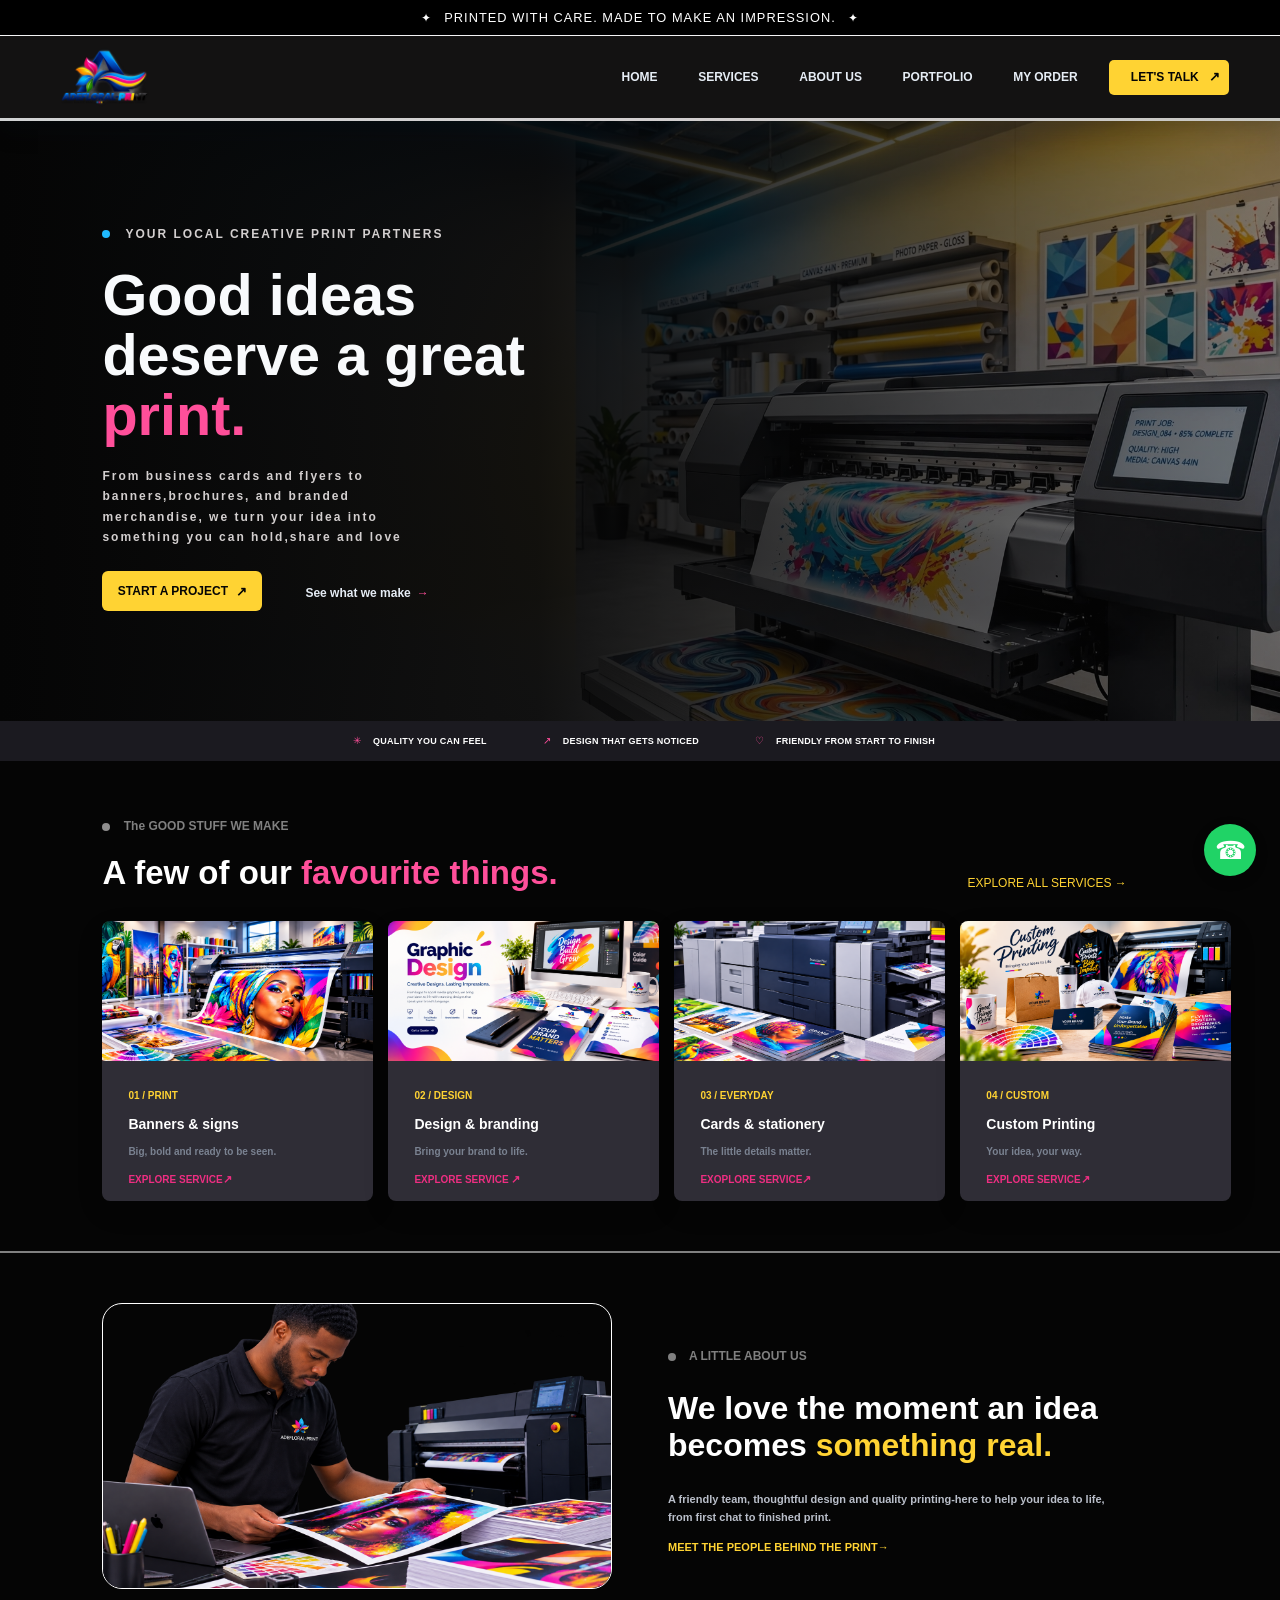
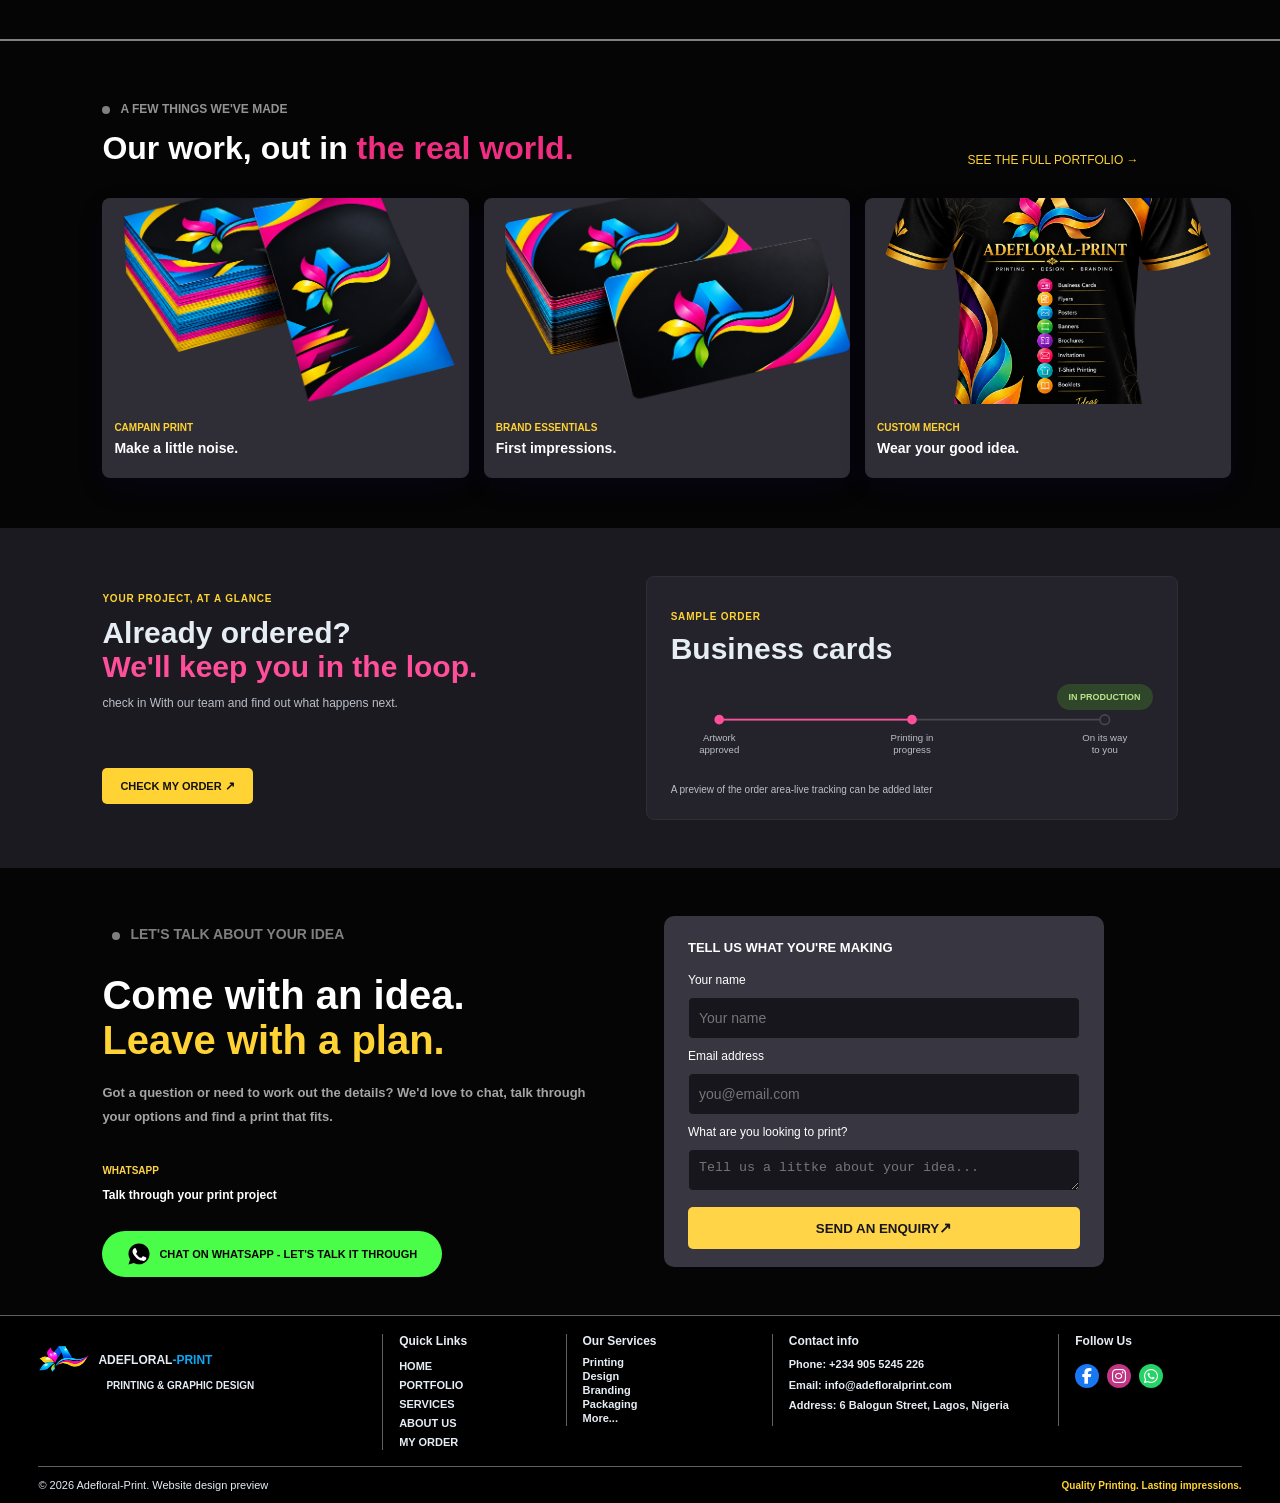
<file: index.html>
<!DOCTYPE html>
<html lang="en">
<head>
    <meta charset="UTF-8">
    <meta name="viewport" content="width=device-width, initial-scale=1.0">
    <title>Adefloral-Print</title>
    <link rel="stylesheet" href="https://cdnjs.cloudflare.com/ajax/libs/font-awesome/6.7.2/css/all.min.css">
    <link rel="stylesheet" href="Style.css">
    <link rel="stylesheet" href="Footer.css">
</head>
<body> 
    
    <div class="announcement-bar">

        <span aria-hidden="true">✦</span>
        PRINTED WITH CARE. MADE TO MAKE AN IMPRESSION.
        <span aria-hidden="true">✦</span>
    </div>

    <header class="header">
        <a class="brand" href="#" aria-label="Adefloral-Print home">
            <img src="IMG/LOGO.png" alt="Adefloral-Print" class="logo">
        </a>

         <button class="menu-toggle" type="button" aria-label="Open navigation" aria-expanded="false" aria-controls="main-navigation">
            <span></span>
            <span></span>
            <span></span>
        </button> 

        <nav class="headernav" id="main-navigation">
            <ul class="nav__list">
                <li><a href="#hero" class="nav__link nav__link">HOME</a></li>
                <li><a href="SERVICES.HTML" class="nav__link">SERVICES</a></li>
                <li><a href="ABOUT.HTML" class="nav__link">ABOUT US</a></li>
                <li><a href="PORTFOLIO.HTML" class="nav__link">PORTFOLIO</a></li>
               <li><a href="ORDER.HTML" class="nav__link">MY ORDER</a></li>
            </ul>
            <a href="#contact" class="nav__link nav__link--contact"> LET'S TALK </a>
        </nav>
 </header>

    <main class="container">

        <section class="hero" id="hero">

            <div class="hero-content">
                <p> YOUR LOCAL CREATIVE PRINT PARTNERS</p>
                <h1>
                    Good ideas deserve a great <span>print.</span>
                </h1>

                <p CLASS="hero-text">
                    From business cards and flyers to banners,brochures, and branded
                    merchandise, we turn your idea into something you can hold,share and love
                </p>
                 <div class="hero-buttons">
      <a href="ORDER.HTML" class="btn-primary"><span>START A PROJECT</span></a>
      <a href="#portfolio" class="btn-secondary"><span>See what we make</span></a>
    </div>

  </div>

        </section>


<section class="reassure" aria-label="Why choose us">
    <ul class="reassure-list">
        <li>
            <strong>Quality you can feel</strong>
        
        </li>
        <li>
            <strong>Design that gets noticed</strong>
            
        </li>
        <li>
            <strong>FRIENDLY FROM START TO FINISH </strong> 
        </li>

    </ul>
</section>

        <section class="services" id="services">

            <div class="service-heading">
                <p> The GOOD STUFF WE MAKE </p>

                <h2>A few of our <span> favourite things. </span> </h2>

            </div>

             <div class="link">
                <a href="SERVICES.HTML" class="service-heading-btn"> EXPLORE ALL SERVICES </a>
                </div>

            <div class="services-container">


                <div class="service-card">

           <div class="service-image">
                    <img src="IMG/Vibrant Large-Format Print Studio.png" alt="Large-format Printing">
                    </div>

                    <div class="service-content">
                        <h3>01 / PRINT</h3>

                        <h2>Banners & signs</h2>
                        <p>
                           Big, bold and ready to be seen.
                        </p>
                        <a href="#" class="service-btn">EXPLORE SERVICE</a>

                    </div>
            </div>


            <div class="service-card">

                <div class="service-image">
                <img src="IMG/Vibrant Graphic Design Workspace.png" alt="Graphic design workspace">
                </div>

                <div class="service-content">
                    <h3> 02 / DESIGN</h3>

                    <h2> Design & branding </h2>
                    <p>
                     Bring your brand to life.
                    </p>
                    <a href="#" class="service-btn"> EXPLORE SERVICE </a>
                    </div>
                </div>



                <div class="service-card">

                <div class="service-image">
                    <img src="IMG/Vibrant Production Print Studio.png" alt="Production Colour Laser Printer">
                </div>


                 <div class="service-content">
                    <h3> 03 / EVERYDAY </h3>

                    <h2>Cards & stationery</h2>
                    <p>
                     The little details matter.
                    </p>
                    <a href="#" class="service-btn">EXOPLORE SERVICE</a>
                    </div>
                </div>



                 <div class="service-card">

                <div class="service-image">
                    <img src="IMG/Custom Printing Studio Showcase (1).png" alt="Custom Printing">
                </div>


                 <div class="service-content">
                    <h3> 04 / CUSTOM </h3>
                    
                    <h2>Custom Printing</h2>
                    <p>
                       Your idea, your way.
                    </p>
                    <a href="#" class="service-btn"> EXPLORE SERVICE</a>
                    </div>
                </div>

            </div>
        </section>

       <section class="about" id="about">

           <img src="IMG/Print Designer Inspecting Vibrant Proofs.png" alt="">

           <div class="about-content">
           <p> A LITTLE ABOUT US </p>

           <h2>We love the moment an idea becomes <span>something real.</span> </h2>

           <h3>A friendly team, thoughtful design and quality printing-here to help your idea to life, from first chat to finished print. </h3>
           <a href="ABOUT.HTML" class="about-btn">MEET THE PEOPLE BEHIND THE PRINT</a>
           </div>

        </section>

        <section class="portfolio" id="portfolio">

            <div class="portfolio-heading">
                <p>A FEW THINGS WE'VE MADE</p>
                <h2>Our work, out in <span>the real world.</span></h2>
                </div>

                   <div class="link">
                <a href="PORTFOLIO.HTML" class="portfolio-heading-btn"> SEE THE FULL PORTFOLIO </a>
                </div>

                <div class="portfolio-container">
                <div class="portfolio-card">
                    <img src="IMG/FLIER.png" alt="">

                    <div class="portfolio-content">
                        <p>CAMPAIN PRINT</p>
                        <h3>Make a little noise.</h3>

                    </div>
                </div>

                <div class="portfolio-card">
                    <img src="IMG/business card.png" alt="">

                    <div class="portfolio-content">
                        <p>BRAND ESSENTIALS</p>
                        <h3>First impressions.</h3>

                    </div>
                </div>

                <div class="portfolio-card">
                    <img src="IMG/T-shirt.png" alt="">

                    <div class="portfolio-content">
                        <p>CUSTOM MERCH</p>
                        <h3>Wear your good idea.</h3>
                    </div>
                </div>  
                
                </div>
        </section>

        <section class="my-order" id="my-order">

             <div class="Order-heading">
                <p>YOUR PROJECT, AT A GLANCE
                <h2>Already ordered? <span>We'll keep you in the loop.</span>
                 <h3> check in With our team and find out what happens next.</h3>
                </div>

                   <div class="order-link" id="order-link">
                <a href="ORDER.HTML" class="Order-heading-btn"> CHECK MY ORDER </a>
                </div>

                <div class="order-card">
                    <div class="order-content">
                        <h3>SAMPLE ORDER</h3>
                        <h2>Business cards</h2>

                        <h3 class="h3">IN PRODUCTION</h3>

                        <img src="IMG/order-progress.svg" alt="">

    <p>A preview of the order area-live tracking can be added later</p>
    
                    </div>
                </div>

        </section>

        <section class="contact" id="contact">
            <div class="contact-head">
                <p>LET'S TALK ABOUT YOUR IDEA</p>
                <h1>Come with an idea.
             <span>Leave with a plan.</span>
                </h1>

                <h2>Got a question or need to work out the details? We'd love to chat, talk through your options and find a print that fits. </h2>
                
            
                <h4>WHATSAPP</h4>
                <h3>
                Talk through your print project
                </h3>

                <div class="contact-link">
               <a href="https://wa.me/2347068648622" class="contact-heading-btn" target="_blank" rel="noopener noreferrer">CHAT ON WHATSAPP - LET'S TALK IT THROUGH</a>
               </div>

            </div>


            <form action="https://formspree.io/f/xzeevzrw" method="POST">

            <h3>TELL US WHAT YOU'RE MAKING</h3>

            <label for="name">Your name</label>
            <input type="text" id="name" name="name" placeholder="Your name" required>

            <label for="email">Email address</label>
            <input type="email" id="email" name="email" placeholder="you@email.com" required>

            <label for="message"> What are you looking to print? </label>
            <textarea id="message" name="message" placeholder="Tell us a littke about your idea..."></textarea>

                <button type="submit">SEND AN ENQUIRY</button>
        </form>

        </section>

 <a class="call-float" href="tel:+2349055245226" aria-label="Call +234 905 5245 226">
        <span aria-hidden="true"></span>
    </a>

    </main>

    <footer class="site-footer">
      <div class="footer-main">
        <div class="footer-branding">
          <a class="footer-brand" href="index.html">
            <img src="adefloral-symbol-only.png" alt="" class="footer-logo" />
            <span class="footer-brand-copy">ADEFLORAL<span>-PRINT</span></span>
          </a>
          <p class="footer-tagline">PRINTING &amp; GRAPHIC DESIGN</p>
        </div>

        <nav class="footer-nav" aria-label="Footer navigation">
          <h3>Quick Links</h3>
          <ul class="footer-nav__list">
            <li><a href="index.html" class="nav__link">HOME</a></li>
            <li><a href="PORTFOLIO.HTML" class="nav__link">PORTFOLIO</a></li>
            <li><a href="SERVICES.HTML" class="nav__link">SERVICES</a></li>
            <li><a href="ABOUT.HTML" class="nav__link">ABOUT US</a></li>
            <li><a href="ORDER.HTML" class="nav__link">MY ORDER</a></li>
          </ul>
        </nav>

        <div class="footer-services">
          <h3>Our Services</h3>
          <ul class="footer-services__list">
            <li>Printing</li>
            <li>Design</li>
            <li>Branding</li>
            <li>Packaging</li>
            <li>More...</li>
          </ul>
        </div>

        <div class="footer-contact">
          <h3>Contact info</h3>
          <p>Phone: <a href="tel:+2349055245226">+234 905 5245 226</a></p>
          <p>Email: <a href="mailto:info@adefloralprint.com">info@adefloralprint.com</a></p>
          <p>
            Address:
            <a href="https://www.google.com/maps/search/?api=1&amp;query=6%20Balogun%20Street%2C%20Lagos%2C%20Nigeria" target="_blank" rel="noopener noreferrer">6 Balogun Street, Lagos, Nigeria</a>
          </p>
        </div>

        <div class="footer-socials">
          <h3>Follow Us</h3>
          <a class="footer-socials__link footer-socials__link--facebook" href="https://www.facebook.com/Adefloral%20Adeprint" aria-label="Facebook" target="_blank" rel="noopener noreferrer"><i class="fa-brands fa-facebook-f" aria-hidden="true"></i></a>
          <a class="footer-socials__link footer-socials__link--instagram" href="https://www.instagram.com/onifadekafayatmotunrayo/" aria-label="Instagram" target="_blank" rel="noopener noreferrer"><i class="fa-brands fa-instagram" aria-hidden="true"></i></a>
          <a class="footer-socials__link footer-socials__link--whatsapp" href="https://wa.me/2347068648622" aria-label="WhatsApp" target="_blank" rel="noopener noreferrer"><i class="fa-brands fa-whatsapp" aria-hidden="true"></i></a>
        </div>
      </div>

      <div class="footer-bottom">
        <p class="footer-copyright">&copy; 2026 Adefloral-Print. Website design preview</p>
        <h3>Quality Printing. Lasting impressions.</h3>
      </div>
    </footer>

</body>
</html>
</file>
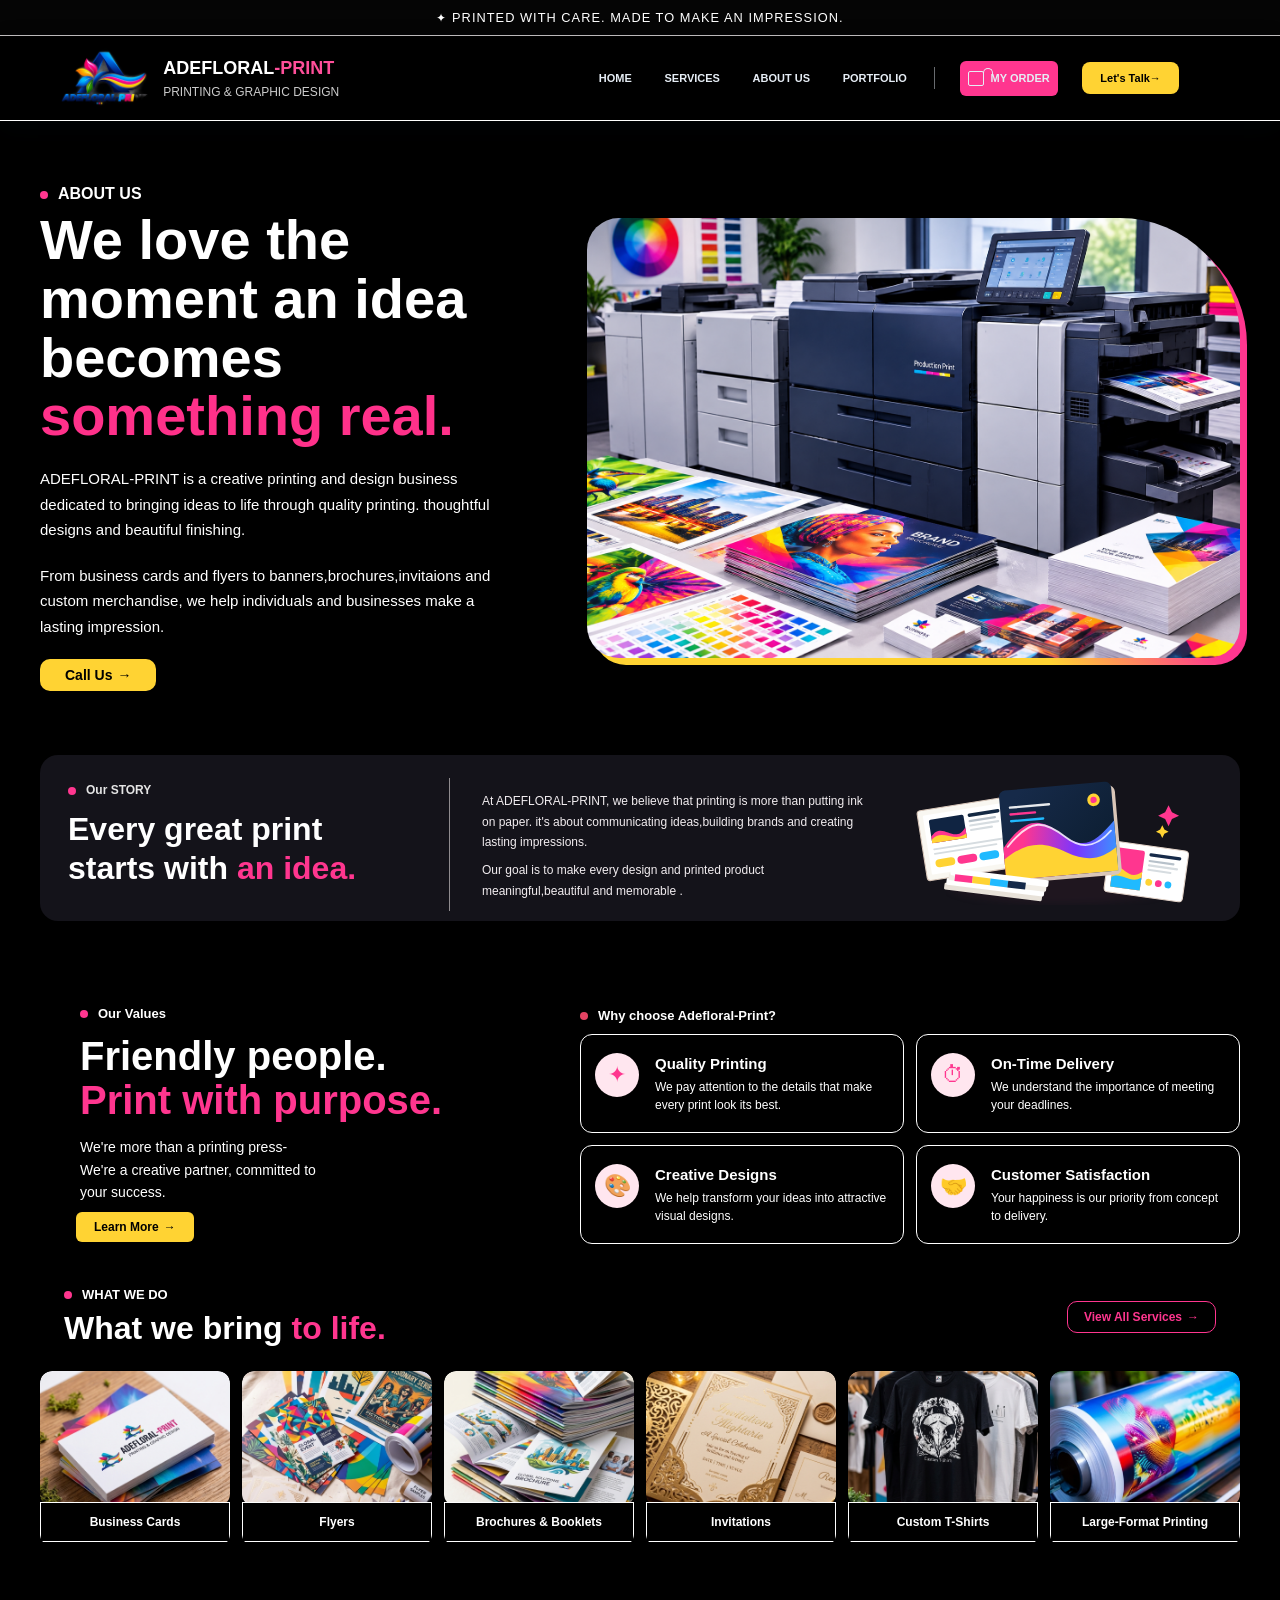
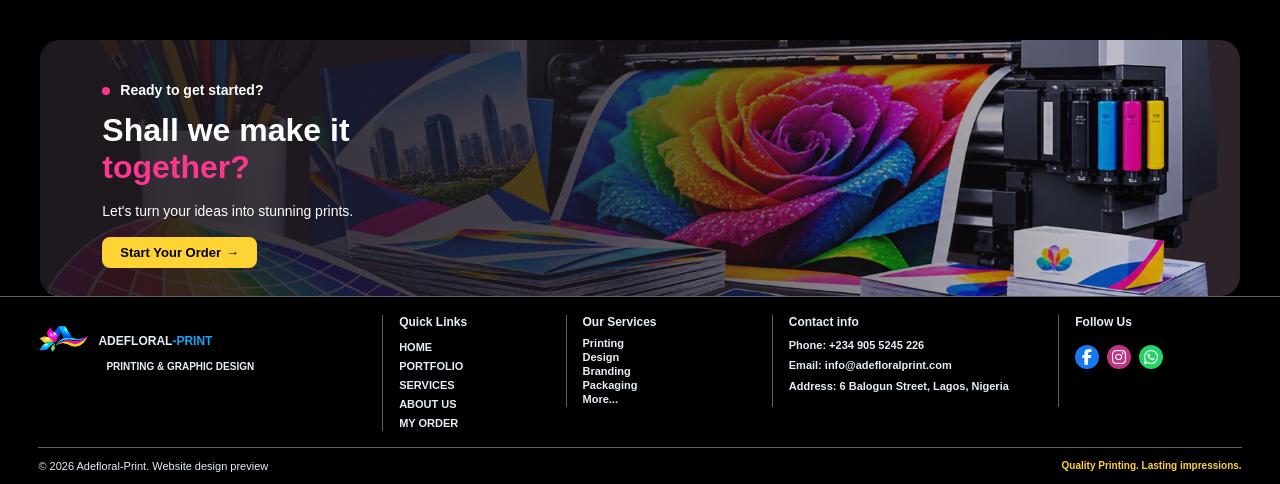
<file: ABOUT.HTML>
<!DOCTYPE html>
<html lang="en">
  <head>
    <meta charset="UTF-8" />
    <meta name="viewport" content="width=device-width, initial-scale=1.0" />
    <title>Document</title>
    <link rel="stylesheet" href="https://cdnjs.cloudflare.com/ajax/libs/font-awesome/6.7.2/css/all.min.css" />
    <link rel="stylesheet" href="ABOUT.CSS">
    <link rel="stylesheet" href="Footer.css">
  </head>
  <body>
     <div class="announcement-bar">
      <span aria-hidden="true">✦</span>
      PRINTED WITH CARE. MADE TO MAKE AN IMPRESSION.
    </div>

    <header class="header">
      <div class="brand-lockup">
        <a class="brand" href="#">
          <img src="IMG/LOGO.png" alt="Adefloral-Print" class="logo"/>
        </a>

        <div class="brand-copy">
          <h3>ADEFLORAL<span>-PRINT</span></h3>
          <p>PRINTING & GRAPHIC DESIGN</p>
        </div>
      </div>

      <button class="menu-toggle" type="button" aria-label="Open navigation" aria-expanded="false" aria-controls="main-navigation">
        <span></span>
        <span></span>
        <span></span>
      </button>

      <nav class="headernav" id="main-navigation" aria-label="Main navigation">
        <ul class="nav__list">
          <li><a href="index.html" class="nav__link nav__link">HOME</a></li>
          <li><a href="SERVICES.HTML" class="nav__link">SERVICES</a></li>
          <li><a href="ABOUT.HTML" class="nav__link">ABOUT US</a></li>
          <li><a href="PORTFOLIO.HTML" class="nav__link">PORTFOLIO</a></li>
        </ul>

        <ul class="nav__list nav__list--right">
          <span class="nav-divider"></span>

          <li>
            <a href="ORDER.HTML" class="nav__link nav__link--my-order"
              >MY ORDER</a
            >
          </li>
          <li>
            <a
              href="https://wa.me/2347068648622"
              class="nav__link nav__link--whatsapp"
              target="_blank"
              rel="noopener noreferrer"
              >Let's Talk</a
            >
          </li>
        </ul>
      </nav>
    </header>

    <main class="container">
      <section class="about">
        <div class="about-content">
          <p>ABOUT US</p>
          <h1>
            We love the moment an idea becomes <span>something real.</span>
          </h1>

          <h3>
            ADEFLORAL-PRINT is a creative printing and design business dedicated
            to bringing ideas to life through quality printing. thoughtful
            designs and beautiful finishing.
          </h3>

          <h2>
            From business cards and flyers to banners,brochures,invitaions and
            custom merchandise, we help individuals and businesses make a
            lasting impression.
          </h2>
          <a
            href="tel:+2349055245226"
            aria-label="Call +234 905 5245 226"
            class="btn btn--primary"
            >Call Us</a
          >
          <div class="about-image-frame">
            <img
              src="IMG/Vibrant Production Print Studio.png"
              alt="A production printer surrounded by colorful printed materials"
              class="about-image"
            />
          </div>
        </div>
      </section>

      <section class="about__mission">
        <div class="about__mission-content">
          <p>Our STORY</p>
          <h1>Every great print starts with <span>an idea.</span></h1>

          <span class="about__mission-divider"></span>

          <h3>
            At ADEFLORAL-PRINT, we believe that printing is more than putting
            ink on paper. it's about communicating ideas,building brands and
            creating lasting impressions.
          </h3>

          <h2>
            Our goal is to make every design and printed product
            meaningful,beautiful and memorable .
          </h2>

          <img
            src="IMG/about-story-art.svg"
            alt="Colorful printed brochures"
            class="about__mission-image"
          />
        </div>
      </section>

      <section class="Values">
        <div class="Value-content">
          <p>Our Values</p>

          <h2>Friendly people. <span>Print with purpose.</span></h2>

          <h3>
            We're more than a printing press- We're a creative partner,
            committed to your success.
          </h3>

          <a href="index.html#contact" class="values-button">Learn More</a>
        </div>

        <div class="reason">
          <h2>Why choose Adefloral-Print?</h2>

          <div class="why-grid">
            <article class="why-card">
              <div class="icon">✦</div>
              <h3>Quality Printing</h3>
              <p>
                We pay attention to the details that make every print look its
                best.
              </p>
            </article>

            <article class="why-card">
              <div class="icon">⏱</div>
              <h3>On-Time Delivery</h3>
              <p>We understand the importance of meeting your deadlines.</p>
            </article>

            <article class="why-card">
              <div class="icon">🎨</div>
              <h3>Creative Designs</h3>
              <p>
                We help transform your ideas into attractive visual designs.
              </p>
            </article>

            <article class="why-card">
              <div class="icon">🤝</div>
              <h3>Customer Satisfaction</h3>
              <p>Your happiness is our priority from concept to delivery.</p>
            </article>
          </div>
        </div>
      </section>

      <section class="Services">
        <div class="Services-heading">
          <p>WHAT WE DO</p>
          <h2>What we bring <span> to life.</span></h2>

          <a href="SERVICES.HTML#services" class="services-button"
            >View All Services</a
          >
        </div>

        <div class="service-gallery-grid">
          <article class="service-title">
            <img src="NEW-IMAGE/Business card.jpg" alt="" />
            <h2>Business Cards</h2>
          </article>

          <article class="service-title">
            <img src="NEW-IMAGE/FLYERS.jpg" alt="" />
            <h2>Flyers</h2>
          </article>

          <article class="service-title">
            <img src="NEW-IMAGE/Brochure.jpg" alt="" />
            <h2>Brochures & Booklets</h2>
          </article>

          <article class="service-title">
            <img src="NEW-IMAGE/INVITATION.jpg" alt="" />
            <h2>Invitations</h2>
          </article>

          <article class="service-title">
            <img src="NEW-IMAGE/Custom t-shirt.jpg" alt="" />
            <h2>Custom T-Shirts</h2>
          </article>

          <article class="service-title">
            <img src="NEW-IMAGE/Large-format-print.jpg" alt="" />
            <h2>Large-Format Printing</h2>
          </article>
        </div>
      </section>

      <section class="Proceed">
        <section class="proceed-content">
          <p>Ready to get started?</p>
          <h2>Shall we make it <span>together?</span></h2>

          <h3>Let's turn your ideas into stunning prints.</h3>
          <a href="ORDER.HTML" class="proceed-button">Start Your Order</a>
        </section>

        <img src="NEW-IMAGE/proceed img.png" alt="" class="proceed-image" />
      </section>
    </main>

    <footer class="site-footer">
      <div class="footer-main">
        <div class="footer-branding">
          <a class="footer-brand" href="index.html">
            <img src="adefloral-symbol-only.png" alt="" class="footer-logo" />
            <span class="footer-brand-copy">ADEFLORAL<span>-PRINT</span></span>
          </a>
          <p class="footer-tagline">PRINTING &amp; GRAPHIC DESIGN</p>
        </div>

        <nav class="footer-nav" aria-label="Footer navigation">
          <h3>Quick Links</h3>
          <ul class="footer-nav__list">
            <li><a href="index.html" class="nav__link">HOME</a></li>
            <li><a href="PORTFOLIO.HTML" class="nav__link">PORTFOLIO</a></li>
            <li><a href="SERVICES.HTML" class="nav__link">SERVICES</a></li>
            <li><a href="ABOUT.HTML" class="nav__link">ABOUT US</a></li>
            <li><a href="ORDER.HTML" class="nav__link">MY ORDER</a></li>
          </ul>
        </nav>

        <div class="footer-services">
          <h3>Our Services</h3>
          <ul class="footer-services__list">
            <li>Printing</li>
            <li>Design</li>
            <li>Branding</li>
            <li>Packaging</li>
            <li>More...</li>
          </ul>
        </div>

        <div class="footer-contact">
          <h3>Contact info</h3>
          <p>Phone: <a href="tel:+2349055245226">+234 905 5245 226</a></p>
          <p>Email: <a href="mailto:info@adefloralprint.com">info@adefloralprint.com</a></p>
          <p>
            Address:
            <a href="https://www.google.com/maps/search/?api=1&amp;query=6%20Balogun%20Street%2C%20Lagos%2C%20Nigeria" target="_blank" rel="noopener noreferrer">6 Balogun Street, Lagos, Nigeria</a>
          </p>
        </div>

        <div class="footer-socials">
          <h3>Follow Us</h3>
          <a class="footer-socials__link footer-socials__link--facebook" href="https://www.facebook.com/Adefloral%20Adeprint" aria-label="Facebook" target="_blank" rel="noopener noreferrer"><i class="fa-brands fa-facebook-f" aria-hidden="true"></i></a>
          <a class="footer-socials__link footer-socials__link--instagram" href="https://www.instagram.com/onifadekafayatmotunrayo/" aria-label="Instagram" target="_blank" rel="noopener noreferrer"><i class="fa-brands fa-instagram" aria-hidden="true"></i></a>
          <a class="footer-socials__link footer-socials__link--whatsapp" href="https://wa.me/2347068648622" aria-label="WhatsApp" target="_blank" rel="noopener noreferrer"><i class="fa-brands fa-whatsapp" aria-hidden="true"></i></a>
        </div>
      </div>

      <div class="footer-bottom">
        <p class="footer-copyright">&copy; 2026 Adefloral-Print. Website design preview</p>
        <h3>Quality Printing. Lasting impressions.</h3>
      </div>
    </footer>
  
  </body>
</html>
</file>
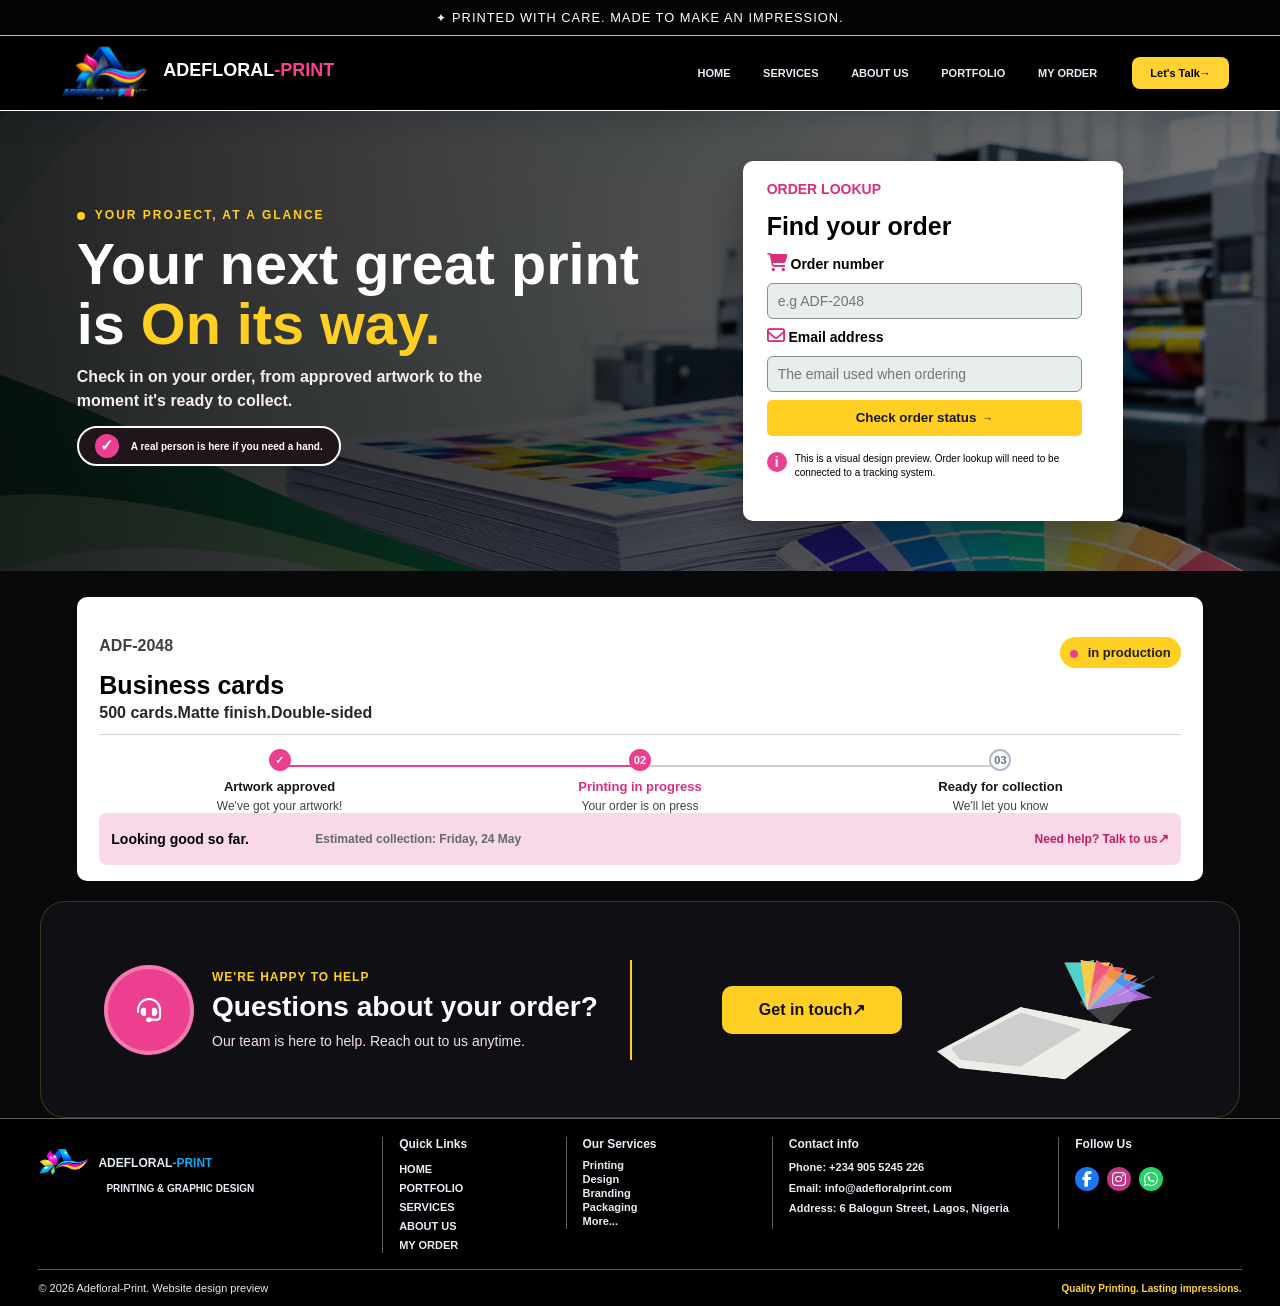
<file: ORDER.HTML>
<!DOCTYPE html>
<html lang="en">
<head>
    <meta charset="UTF-8">
    <meta name="viewport" content="width=device-width, initial-scale=1.0">
    <title>Document</title>
    <link rel="stylesheet" href="https://cdnjs.cloudflare.com/ajax/libs/font-awesome/6.7.2/css/all.min.css">
    <link rel="stylesheet" href="ORDER.CSS">
    <link rel="stylesheet" href="Footer.css">
</head>
<body>
  <div class="announcement-bar">
      <span aria-hidden="true">✦</span>
      PRINTED WITH CARE. MADE TO MAKE AN IMPRESSION.
    </div>

     <header class="header">
      <div class="brand-lockup">
        <a class="brand" href="#">
          <img src="IMG/LOGO.png" alt="Adefloral-Print" class="logo">
        </a>
        <h3>ADEFLORAL<span>-PRINT</span></h3>
      </div>
      <button class="menu-toggle" type="button" aria-expanded="false" aria-controls="main-navigation">
        <span></span>
        <span></span>
        <span></span>
      </button>

      <nav class="headernav" id="main-navigation">
        <ul class="nav__list">
          <li><a href="index.html" class="nav__link nav__link">HOME</a></li>
          <li><a href="SERVICES.HTML" class="nav__link">SERVICES</a></li>
          <li><a href="ABOUT.HTML" class="nav__link">ABOUT US</a></li>
          <li><a href="PORTFOLIO.HTML" class="nav__link">PORTFOLIO</a></li>
         <li><a href="#" class="nav__link">MY ORDER</a></li>
        </ul>

        <ul class="nav__list nav__list--right">
          <li>
            <a href="https://w a.me/2347068648622" class="nav__link nav__link--whatsapp" target="_blank" rel="noopener noreferrer">Let's Talk</a>
          </li>
        </ul>

      </nav>
    </header>

    <main class="container">
      <section class="order-flow" aria-label="Order lookup and tracking preview">
      <div class="order-hero">
        <img src="NEW-IMAGE/ORDER HERO.png" alt="A production printer surrounded by colorful printed materials" class="ORDER-image"/>

        <div class="ORDER">
        <div class="ORDER-content">

          <p>YOUR PROJECT, AT A GLANCE</p>
          <h1>
            Your next great print is <span>On its way.</span>
          </h1>

          <h2>
           Check in on your order, from approved artwork
           to the moment it's ready to collect.
          </h2>

          <h3>
            <span class="order-help-icon" aria-hidden="true">✓</span>
            A real person is here if you need a hand.
          </h3>

       </div>  
  
          
            <form action="https://formspree.io/f/xzeevzrw" method="POST">

            <P> ORDER LOOKUP </P>
            <h2>Find your order</h2>

            <label for="order-number">
             <i class="fa-solid fa-cart-shopping"></i>
              Order number
            </label>
   <input type="text" id="order-number" name="order-number" placeholder="e.g ADF-2048" required>

            <label for="email">
                     <i class="fa-slab-duo fa-regular fa-envelope"></i>
              Email address
            </label>
            <input type="email" id="email" name="email" placeholder="The email used when ordering" required>

                <button type="submit">Check order status</button>

                <h3>
                  <span class="order-note-icon" aria-hidden="true">i</span>
                  This is a visual design preview. Order lookup will need to
                  be connected to a tracking system.
                </h3>
        </form>
        </div>
      </div>

      <div class="preview">
        <div class="preview-content">

          <div class="content">
          <p>ADF-2048</p>
          <h2>Business cards</h2>
          <h3><span>500 cards.Matte finish.Double-sided</span></h3>
          <h4>in production</h4>

          <span class="Preview-content-divider"></span>

          <div class="order-progress-timeline" aria-label="Order progress">
            <div class="order-progress-step order-progress-step--complete">
              <span class="order-progress-marker" aria-hidden="true"></span>
              <span class="order-progress-title">Artwork approved</span>
              <span class="order-progress-description">We've got your artwork!</span>
            </div>
            <div class="order-progress-step order-progress-step--current">
              <span class="order-progress-marker" aria-hidden="true">02</span>
              <span class="order-progress-title">Printing in progress</span>
              <span class="order-progress-description">Your order is on press</span>
            </div>
            <div class="order-progress-step">
              <span class="order-progress-marker" aria-hidden="true">03</span>
              <span class="order-progress-title">Ready for collection</span>
              <span class="order-progress-description">We'll let you know</span>
            </div>
          </div>
          
         <div class="Preview-footer">
    <h2>Looking good so far.</h2>

    <p>Estimated collection: Friday, 24 May</p>

    <a href="https://wa.me/2347068648622" class="Preview-footer-link" target="_blank" rel="noopener noreferrer"> Need help? Talk to us</a>
</div>

             </div>

  </div>

      </div>
      </section>

   <section class="Help">

    <div class="Help-content">
      <div class="Help-summary">

        <i class="fa-solid fa-headset Help-icon"></i>
        <div class="Help-copy">
          <h3>WE'RE HAPPY TO HELP</h3>
          <h2>Questions about your order?</h2>
          <p>Our team is here to help. Reach out to us anytime.</p>
        </div>

        <span class="Help-divider"></span>

      </div>


      <div class="Help-actions">
        <a class="help-button" href="https://wa.me/2347068648622" target="_blank" rel="noopener noreferrer">Get in touch <span aria-hidden="true">↗</span></a>
        <img class="help-image" src="generated/help-swatch-closer.png" alt="Color swatch print samples" />
      </div>

    </div>
  </section>

</main>

<footer class="site-footer">
  <div class="footer-main">
    <div class="footer-branding">
      <a class="footer-brand" href="index.html">
        <img src="adefloral-symbol-only.png" alt="" class="footer-logo" />
        <span class="footer-brand-copy">ADEFLORAL<span>-PRINT</span></span>
      </a>
      <p class="footer-tagline">PRINTING &amp; GRAPHIC DESIGN</p>
    </div>

    <nav class="footer-nav" aria-label="Footer navigation">
      <h3>Quick Links</h3>
      <ul class="footer-nav__list">
        <li><a href="index.html" class="nav__link">HOME</a></li>
        <li><a href="PORTFOLIO.HTML" class="nav__link">PORTFOLIO</a></li>
        <li><a href="SERVICES.HTML" class="nav__link">SERVICES</a></li>
        <li><a href="ABOUT.HTML" class="nav__link">ABOUT US</a></li>
        <li><a href="ORDER.HTML" class="nav__link">MY ORDER</a></li>
      </ul>
    </nav>

    <div class="footer-services">
      <h3>Our Services</h3>
      <ul class="footer-services__list">
        <li>Printing</li>
        <li>Design</li>
        <li>Branding</li>
        <li>Packaging</li>
        <li>More...</li>
      </ul>
    </div>

    <div class="footer-contact">
      <h3>Contact info</h3>
      <p>Phone: <a href="tel:+2349055245226">+234 905 5245 226</a></p>
      <p>Email: <a href="mailto:info@adefloralprint.com">info@adefloralprint.com</a></p>
      <p>
        Address:
        <a href="https://www.google.com/maps/search/?api=1&amp;query=6%20Balogun%20Street%2C%20Lagos%2C%20Nigeria" target="_blank" rel="noopener noreferrer">6 Balogun Street, Lagos, Nigeria</a>
      </p>
    </div>

    <div class="footer-socials">
      <h3>Follow Us</h3>
      <a class="footer-socials__link footer-socials__link--facebook" href="https://www.facebook.com/Adefloral%20Adeprint" aria-label="Facebook" target="_blank" rel="noopener noreferrer"><i class="fa-brands fa-facebook-f" aria-hidden="true"></i></a>
      <a class="footer-socials__link footer-socials__link--instagram" href="https://www.instagram.com/onifadekafayatmotunrayo/" aria-label="Instagram" target="_blank" rel="noopener noreferrer"><i class="fa-brands fa-instagram" aria-hidden="true"></i></a>
      <a class="footer-socials__link footer-socials__link--whatsapp" href="https://wa.me/2347068648622" aria-label="WhatsApp" target="_blank" rel="noopener noreferrer"><i class="fa-brands fa-whatsapp" aria-hidden="true"></i></a>
    </div>
  </div>

  <div class="footer-bottom">
    <p class="footer-copyright">&copy; 2026 Adefloral-Print. Website design preview</p>
    <h3>Quality Printing. Lasting impressions.</h3>
  </div>
</footer>

</body>
</html>
</file>
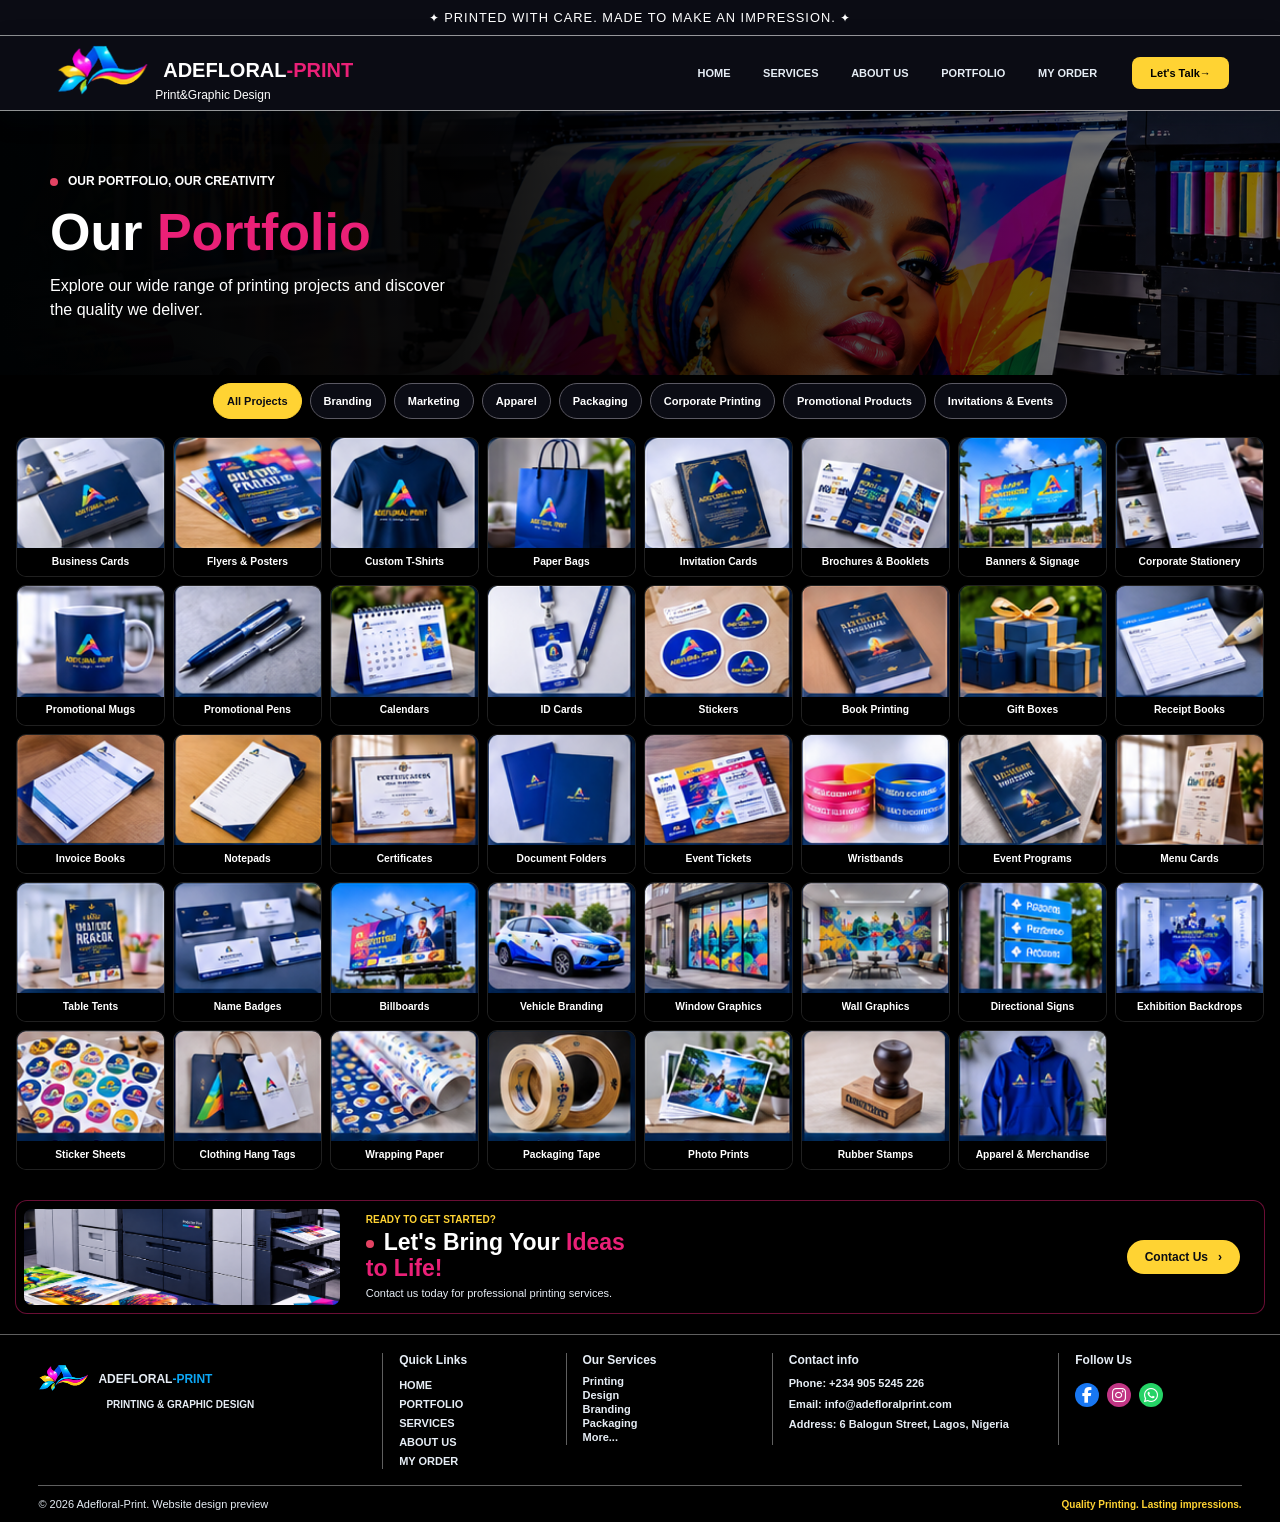
<file: PORTFOLIO.HTML>
<!DOCTYPE html>
<html lang="en">
<head>
    <meta charset="UTF-8">
    <meta name="viewport" content="width=device-width, initial-scale=1.0">
    <meta
      name="description"
      content="Explore 40 custom print projects by Adefloral-Print, from business stationery and event invitations to packaging and branded apparel."
    >
    <title>Our Portfolio | Adefloral-Print</title>

    <link rel="stylesheet" href="https://cdnjs.cloudflare.com/ajax/libs/font-awesome/6.7.2/css/all.min.css">
    <link rel="stylesheet" href="PORTFOLIO.CSS">
    <link rel="stylesheet" href="Footer.css">
</head>
<body>
   <div class="announcement-bar">
      <span aria-hidden="true">✦</span>
      PRINTED WITH CARE. MADE TO MAKE AN IMPRESSION.
      <span aria-hidden="true">✦</span>
    </div>
    
     <header class="header">
      <div class="brand-lockup">
        <a class="brand" href="#">
          <img src="adefloral-symbol-only.png" alt="Adefloral-Print" class="logo">
        </a>
        <h3>ADEFLORAL<span>-PRINT</span></h3>
        <p>Print&Graphic Design</p>
      </div>

      <button class="menu-toggle" type="button" aria-expanded="false" aria-controls="main-navigation">
        <span></span>
        <span></span>
        <span></span>
      </button>

      <nav class="headernav" id="main-navigation">
        <ul class="nav__list">
          <li><a href="index.html" class="nav__link nav__link">HOME</a></li>
               <li><a href="SERVICES.HTML" class="nav__link">SERVICES</a></li>
           <li><a href="ABOUT.HTML" class="nav__link">ABOUT US</a></li>
          <li><a href="PORTFOLIO.HTML" class="nav__link">PORTFOLIO</a></li>
         <li><a href="ORDER.HTML" class="nav__link">MY ORDER</a></li>
        </ul>

        <ul class="nav__list nav__list--right">
          <li>
            <a href="https://wa.me/2347068648622" class="nav__link nav__link--whatsapp" target="_blank" rel="noopener noreferrer">Let's Talk</a>
          </li>
        </ul>

      </nav>
    </header>

    <main>

      <section class="portfolio-hero">
        <div class="hero-content">
          <h2>OUR PORTFOLIO,  OUR CREATIVITY</h2>
          <h1>Our <span>Portfolio</span></h1>
          <p>
            Explore our wide range of printing projects
            and discover the quality we deliver.
          </p>
        </div>
      </section>

      <section class="portfolio-gallery">
        <div class="portfolio-filters" role="group">
          <button type="button" class="portfolio-filter is-active"> All Projects</button>
          <button type="button" class="portfolio-filter"> Branding</button>
          <button type="button" class="portfolio-filter"> Marketing</button>
          <button type="button" class="portfolio-filter"> Apparel</button>
          <button type="button" class="portfolio-filter"> Packaging</button>
          <button type="button" class="portfolio-filter"> Corporate Printing</button>
          <button type="button" class="portfolio-filter"> Promotional Products</button>
          <button type="button" class="portfolio-filter"> Invitations &amp; Events</button>
        </div>


        <div class="portfolio-grid" id="portfolio-grid"> 
          <article class="portfolio-card"><img src="NEW-IMAGE/showcase-01.png" alt="Custom printed business cards" loading="lazy"><div class="portfolio-card-copy"><h3>Business Cards</h3></div></article>
          <article class="portfolio-card"><img src="NEW-IMAGE/showcase-02.png" alt="Colorful promotional flyers and posters" loading="lazy"><div class="portfolio-card-copy"><h3>Flyers &amp; Posters</h3></div></article>
          <article class="portfolio-card"><img src="NEW-IMAGE/showcase-03.png" alt="Custom branded T-shirts" loading="lazy"><div class="portfolio-card-copy"><h3>Custom T-Shirts</h3></div></article>
          <article class="portfolio-card"><img src="NEW-IMAGE/showcase-04.png" alt="Printed retail paper bags" loading="lazy"><div class="portfolio-card-copy"><h3>Paper Bags</h3></div></article>
          <article class="portfolio-card"><img src="NEW-IMAGE/showcase-05.png" alt="Printed invitation cards" loading="lazy"><div class="portfolio-card-copy"><h3>Invitation Cards</h3></div></article>
          <article class="portfolio-card"><img src="NEW-IMAGE/showcase-06.png" alt="Printed brochures and booklets" loading="lazy"><div class="portfolio-card-copy"><h3>Brochures &amp; Booklets</h3></div></article>
          <article class="portfolio-card"><img src="NEW-IMAGE/showcase-07.png" alt="Outdoor banners and signage" loading="lazy"><div class="portfolio-card-copy"><h3>Banners &amp; Signage</h3></div></article>
          <article class="portfolio-card"><img src="NEW-IMAGE/showcase-08.png" alt="Corporate stationery printing" loading="lazy"><div class="portfolio-card-copy"><h3>Corporate Stationery</h3></div></article>
          <article class="portfolio-card"><img src="NEW-IMAGE/showcase-09.png" alt="Branded promotional mugs" loading="lazy"><div class="portfolio-card-copy"><h3>Promotional Mugs</h3></div></article>
          <article class="portfolio-card"><img src="NEW-IMAGE/showcase-10.png" alt="Custom promotional pens" loading="lazy"><div class="portfolio-card-copy"><h3>Promotional Pens</h3></div></article>
          <article class="portfolio-card"><img src="NEW-IMAGE/showcase-11.png" alt="Custom printed desk calendars" loading="lazy"><div class="portfolio-card-copy"><h3>Calendars</h3></div></article>
          <article class="portfolio-card"><img src="NEW-IMAGE/showcase-12.png" alt="Printed identification cards" loading="lazy"><div class="portfolio-card-copy"><h3>ID Cards</h3></div></article>
          <article class="portfolio-card"><img src="NEW-IMAGE/showcase-13.png" alt="Custom branded stickers" loading="lazy"><div class="portfolio-card-copy"><h3>Stickers</h3></div></article>
          <article class="portfolio-card"><img src="NEW-IMAGE/showcase-14.png" alt="Custom printed books" loading="lazy"><div class="portfolio-card-copy"><h3>Book Printing</h3></div></article>
          <article class="portfolio-card"><img src="NEW-IMAGE/showcase-15.png" alt="Branded gift boxes" loading="lazy"><div class="portfolio-card-copy"><h3>Gift Boxes</h3></div></article>
          <article class="portfolio-card"><img src="NEW-IMAGE/showcase-16.png" alt="Printed receipt books" loading="lazy"><div class="portfolio-card-copy"><h3>Receipt Books</h3></div></article>
          <article class="portfolio-card"><img src="NEW-IMAGE/showcase-17.png" alt="Custom invoice books" loading="lazy"><div class="portfolio-card-copy"><h3>Invoice Books</h3></div></article>
          <article class="portfolio-card"><img src="NEW-IMAGE/showcase-18.png" alt="Branded notepads" loading="lazy"><div class="portfolio-card-copy"><h3>Notepads</h3></div></article>
          <article class="portfolio-card"><img src="NEW-IMAGE/showcase-19.png" alt="Printed certificates" loading="lazy"><div class="portfolio-card-copy"><h3>Certificates</h3></div></article>
          <article class="portfolio-card"><img src="NEW-IMAGE/showcase-20.png" alt="Custom document folders" loading="lazy"><div class="portfolio-card-copy"><h3>Document Folders</h3></div></article>
          <article class="portfolio-card"><img src="NEW-IMAGE/showcase-21.png" alt="Printed event tickets" loading="lazy"><div class="portfolio-card-copy"><h3>Event Tickets</h3></div></article>
          <article class="portfolio-card"><img src="NEW-IMAGE/showcase-22.png" alt="Custom event wristbands" loading="lazy"><div class="portfolio-card-copy"><h3>Wristbands</h3></div></article>
          <article class="portfolio-card"><img src="NEW-IMAGE/showcase-23.png" alt="Printed event programs" loading="lazy"><div class="portfolio-card-copy"><h3>Event Programs</h3></div></article>
          <article class="portfolio-card"><img src="NEW-IMAGE/showcase-24.png" alt="Printed menu cards" loading="lazy"><div class="portfolio-card-copy"><h3>Menu Cards</h3></div></article>
          <article class="portfolio-card"><img src="NEW-IMAGE/showcase-25.png" alt="Printed table tent displays" loading="lazy"><div class="portfolio-card-copy"><h3>Table Tents</h3></div></article>
          <article class="portfolio-card"><img src="NEW-IMAGE/showcase-26.png" alt="Custom printed name badges" loading="lazy"><div class="portfolio-card-copy"><h3>Name Badges</h3></div></article>
          <article class="portfolio-card"><img src="NEW-IMAGE/showcase-27.png" alt="Large-format printed billboards" loading="lazy"><div class="portfolio-card-copy"><h3>Billboards</h3></div></article>
          <article class="portfolio-card"><img src="NEW-IMAGE/showcase-28.png" alt="Custom vehicle branding" loading="lazy"><div class="portfolio-card-copy"><h3>Vehicle Branding</h3></div></article>
          <article class="portfolio-card"><img src="NEW-IMAGE/showcase-29.png" alt="Printed shop window graphics" loading="lazy"><div class="portfolio-card-copy"><h3>Window Graphics</h3></div></article>
          <article class="portfolio-card"><img src="NEW-IMAGE/showcase-30.png" alt="Custom printed wall graphics" loading="lazy"><div class="portfolio-card-copy"><h3>Wall Graphics</h3></div></article>
          <article class="portfolio-card"><img src="NEW-IMAGE/showcase-31.png" alt="Printed directional signs" loading="lazy"><div class="portfolio-card-copy"><h3>Directional Signs</h3></div></article>
          <article class="portfolio-card"><img src="NEW-IMAGE/showcase-32.png" alt="Printed exhibition backdrops" loading="lazy"><div class="portfolio-card-copy"><h3>Exhibition Backdrops</h3></div></article>
          <article class="portfolio-card"><img src="NEW-IMAGE/showcase-33.png" alt="Custom sticker sheets" loading="lazy"><div class="portfolio-card-copy"><h3>Sticker Sheets</h3></div></article>
          <article class="portfolio-card"><img src="NEW-IMAGE/showcase-34.png" alt="Branded clothing hang tags" loading="lazy"><div class="portfolio-card-copy"><h3>Clothing Hang Tags</h3></div></article>
          <article class="portfolio-card"><img src="NEW-IMAGE/showcase-35.png" alt="Printed wrapping paper" loading="lazy"><div class="portfolio-card-copy"><h3>Wrapping Paper</h3></div></article>
          <article class="portfolio-card"><img src="NEW-IMAGE/showcase-36.png" alt="Custom printed packaging tape" loading="lazy"><div class="portfolio-card-copy"><h3>Packaging Tape</h3></div></article>
          <article class="portfolio-card"><img src="NEW-IMAGE/showcase-37.png" alt="Custom photo prints" loading="lazy"><div class="portfolio-card-copy"><h3>Photo Prints</h3></div></article>
          <article class="portfolio-card"><img src="NEW-IMAGE/showcase-39.png" alt="Custom branded rubber stamps" loading="lazy"><div class="portfolio-card-copy"><h3>Rubber Stamps</h3></div></article>
          <article class="portfolio-card"><img src="NEW-IMAGE/showcase-40.png" alt="Branded apparel and merchandise" loading="lazy"><div class="portfolio-card-copy"><h3>Apparel &amp; Merchandise</h3></div></article>
        </div>
      </section>

      <section class="portfolio-cta">
        <img src="IMG/Vibrant Production Print Studio.png" alt="">
        <div>
          <p>READY TO GET STARTED?</p>
          <h2>Let's Bring Your <span>Ideas to Life!</span></h2>
          <h3>Contact us today for professional printing services.</h3>

        </div>
        
          <a href="ORDER.HTML">Contact Us <span aria-hidden="true">›</span></a>
      </section>

    </main>

    <footer class="site-footer">

      <div class="footer-main">

        <div class="footer-branding">
          <a class="footer-brand" href="index.html">
            <img src="adefloral-symbol-only.png" alt="" class="footer-logo">
            <span class="footer-brand-copy">ADEFLORAL<span>-PRINT</span></span>
          </a>

          <p class="footer-tagline">PRINTING & GRAPHIC DESIGN</p>
        </div>

        <nav class="footer-nav" aria-label="Footer navigation">
          <h3>Quick Links</h3>
          <ul class="footer-nav__list">
            <li><a href="index.html" class="nav__link">HOME</a></li>
            <li><a href="PORTFOLIO.HTML" class="nav__link">PORTFOLIO</a></li>
            <li><a href="SERVICES.HTML" class="nav__link">SERVICES</a></li>
            <li><a href="ABOUT.HTML" class="nav__link">ABOUT US</a></li>
            <li><a href="ORDER.HTML" class="nav__link">MY ORDER</a></li>
          </ul>
        </nav>

        <div class="footer-services">
          <h3>Our Services</h3>
          <ul class="footer-services__list">
            <li>Printing</li>
            <li>Design</li>
            <li>Branding</li>
            <li>Packaging</li>
            <li>More...</li>
          </ul>
        </div>

      <div class="footer-contact">
        <h3>Contact info</h3>
        <p>Phone: 
          <a href="tel:+2349055245226">+234 905 5245 226</a>
        </p>

        <p>
          Email:
          <a href="mailto:info@adefloralprint.com">info@adefloralprint.com</a>
        </p>

        <p>
          Address:
          <a href="https://www.google.com/maps/search/?api=1&amp;query=6%20Balogun%20Street%2C%20Lagos%2C%20Nigeria"  target="_blank" rel="noopener noreferrer">6 Balogun Street, Lagos, Nigeria</a>
        </p>
      </div> 

         <div class="footer-socials">
          <h3>Follow Us</h3>
          <a class="footer-socials__link footer-socials__link--facebook" href="https://www.facebook.com/Adefloral%20Adeprint" aria-label="Facebook" target="_blank" rel="noopener noreferrer"><i class="fa-brands fa-facebook-f" aria-hidden="true"></i></a>
          <a class="footer-socials__link footer-socials__link--instagram" href="https://www.instagram.com/onifadekafayatmotunrayo/" aria-label="Instagram" target="_blank" rel="noopener noreferrer"><i class="fa-brands fa-instagram" aria-hidden="true"></i></a>
          <a class="footer-socials__link footer-socials__link--whatsapp" href="https://wa.me/2347068648622" aria-label="WhatsApp" target="_blank" rel="noopener noreferrer"><i class="fa-brands fa-whatsapp" aria-hidden="true"></i></a>
        </div>

      </div>

      <div class="footer-bottom">
        <p class="footer-copyright">&copy; 2026 Adefloral-Print. Website design preview</p>
       <h3>Quality Printing. Lasting impressions.</h3>
      </div>
    </footer>

</body>
</html>
</file>
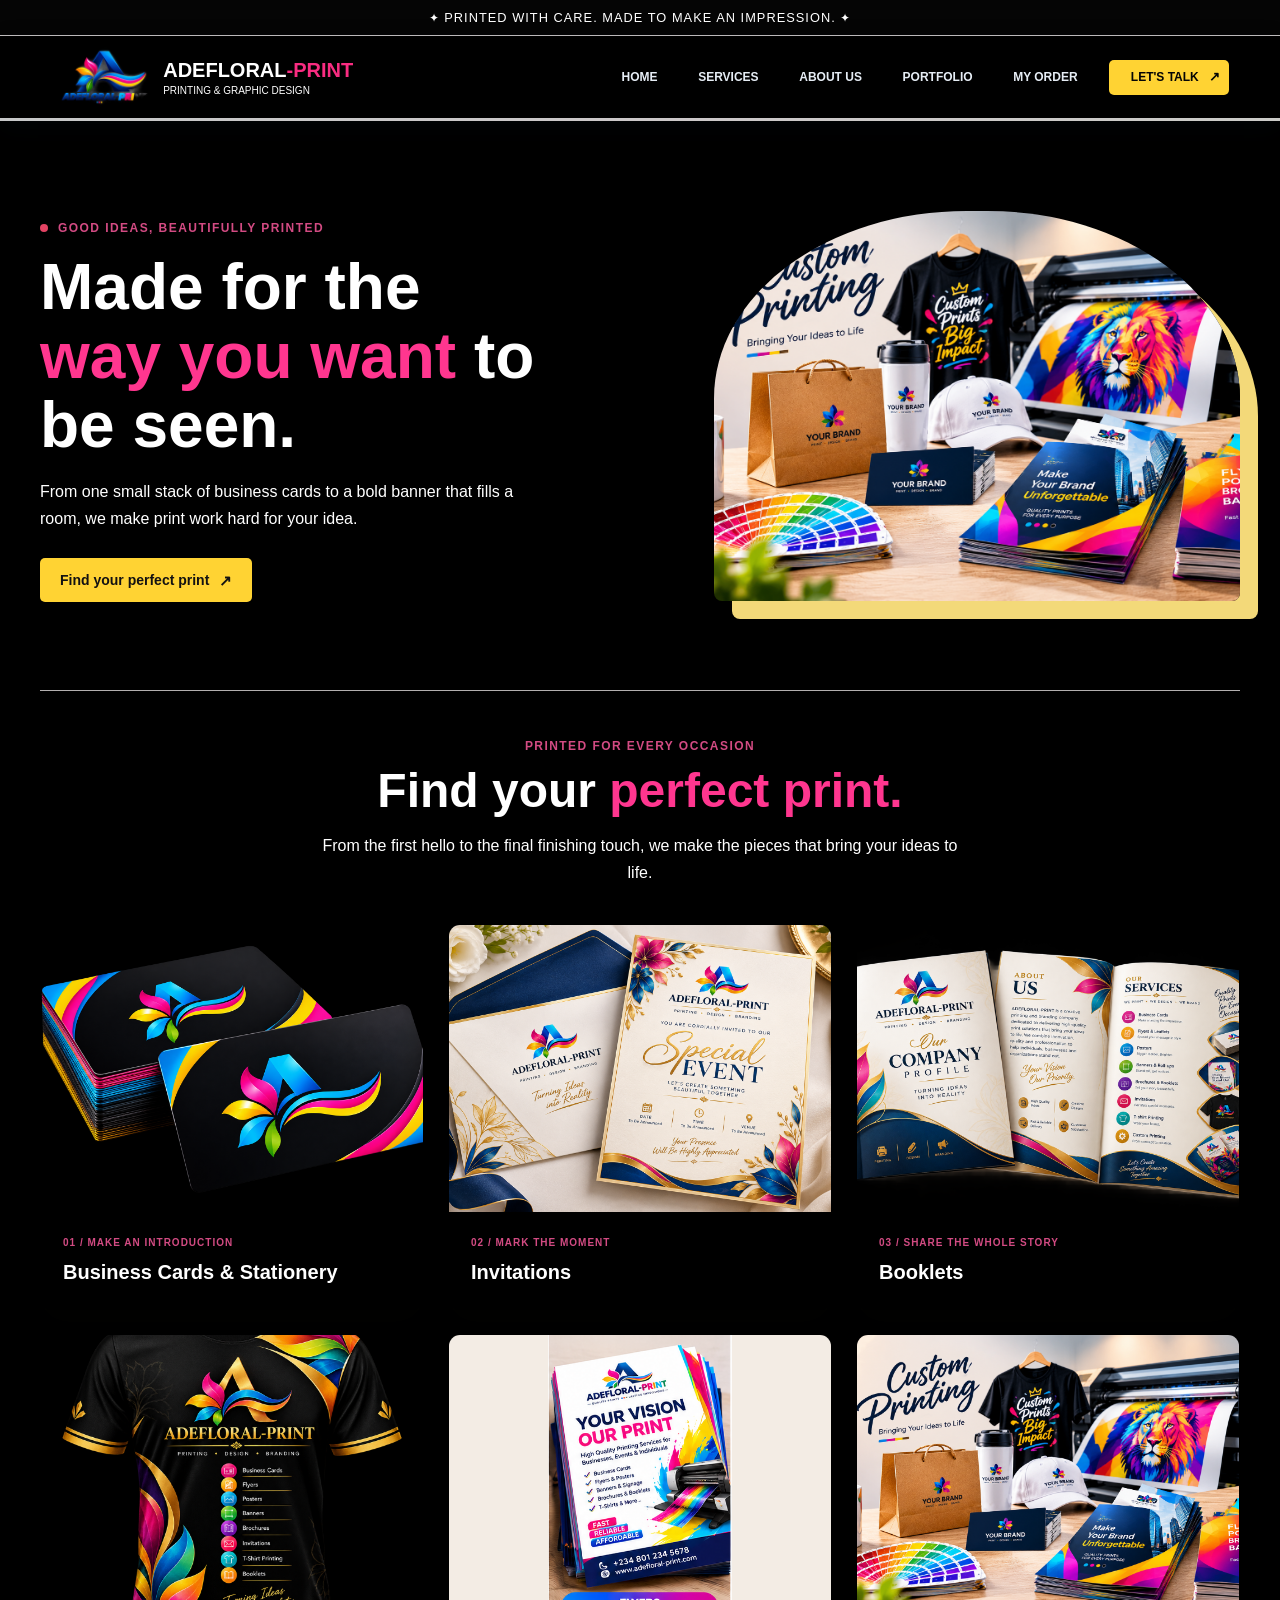
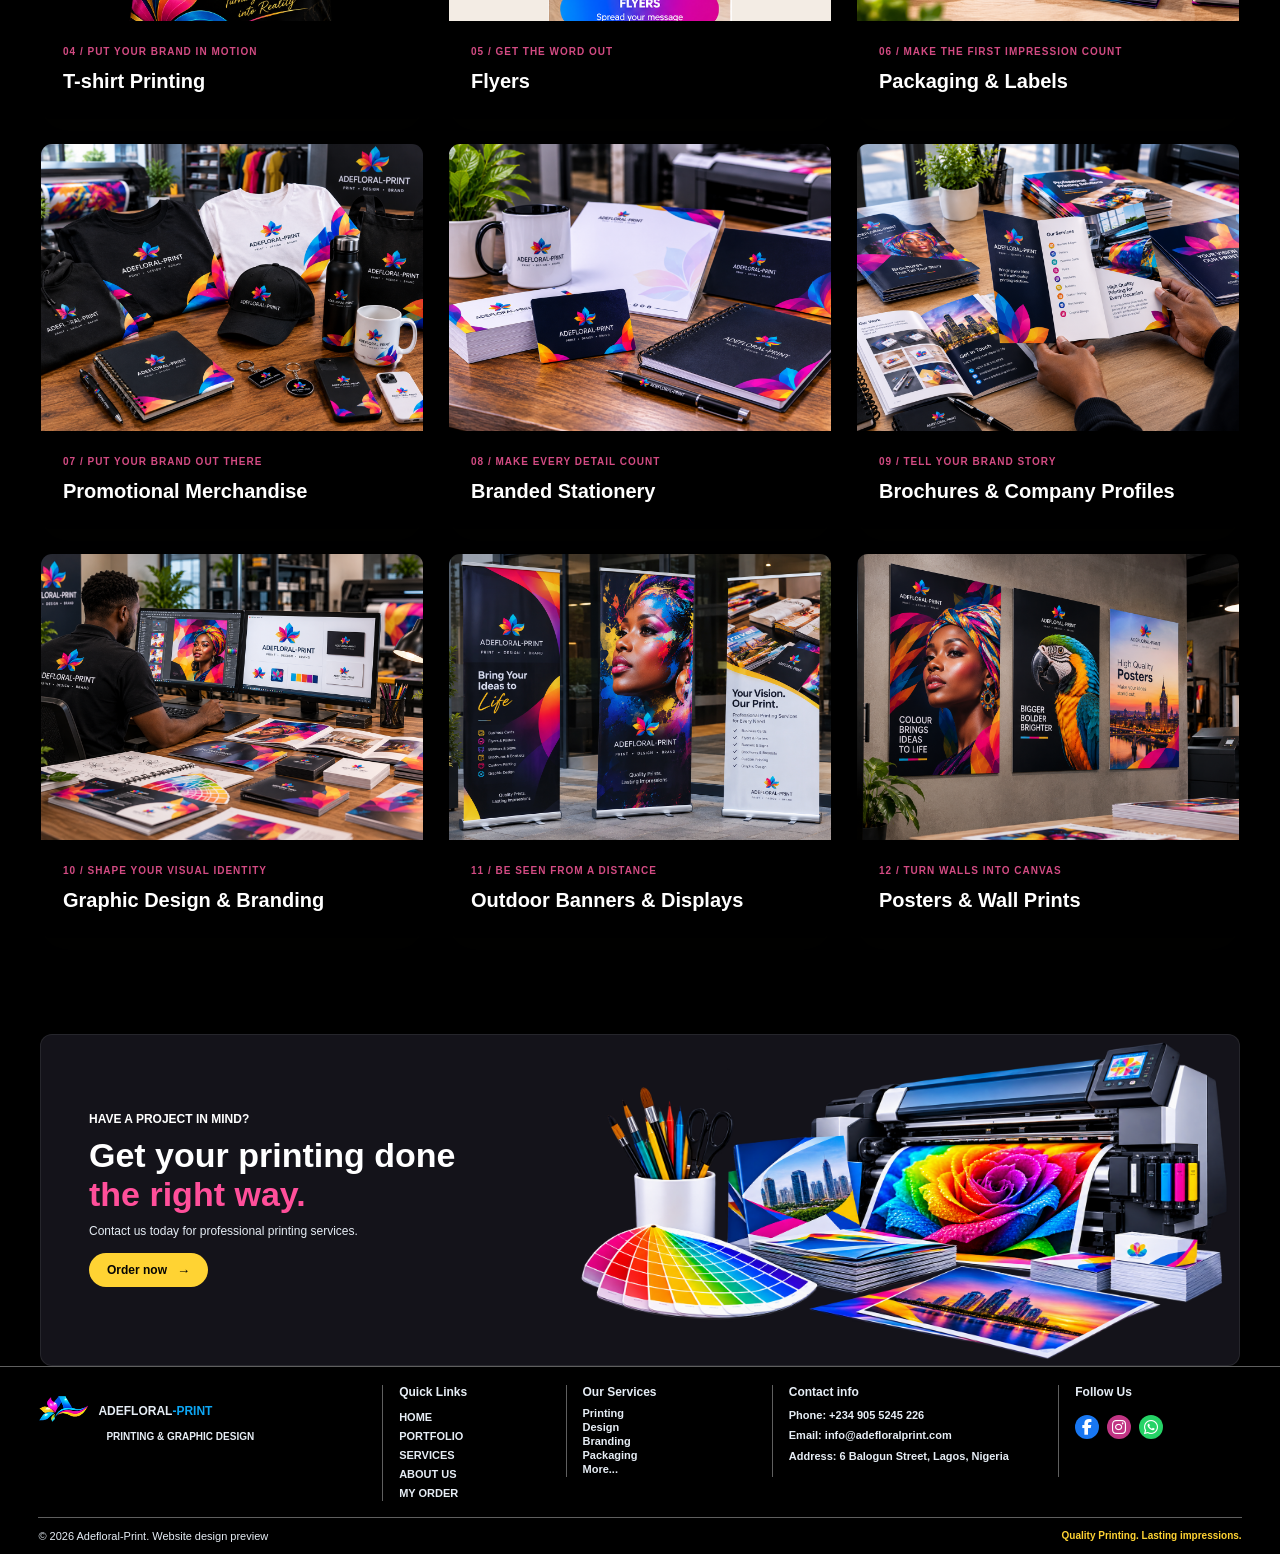
<file: SERVICES.HTML>
<!DOCTYPE html>
<html lang="en">
  <head>
    <meta charset="UTF-8" />
    <meta name="viewport" content="width=device-width, initial-scale=1.0" />
    <title>Document</title>
    <link rel="stylesheet" href="https://cdnjs.cloudflare.com/ajax/libs/font-awesome/6.7.2/css/all.min.css" />
    <link rel="stylesheet" href="SERVICES .CSS" />
    <link rel="stylesheet" href="Footer.css" />
  </head>
  <body>
    <div class="announcement-bar">
      <span aria-hidden="true">✦</span>
      PRINTED WITH CARE. MADE TO MAKE AN IMPRESSION.
      <span aria-hidden="true">✦</span>
    </div>
    <header class="header">
      <div class="brand-lockup">
        <a class="brand" href="index.html" aria-label="Adefloral-Print home">
          <img src="IMG/LOGO.png" alt="Adefloral-Print" class="logo" />
        </a>
        <div class="brand-copy">
          <h2>ADEFLORAL<span>-PRINT</span></h2>
          <p>PRINTING &amp; GRAPHIC DESIGN</p>
        </div>
      </div>

      <button
        class="menu-toggle"
        type="button"
        aria-label="Open navigation"
        aria-expanded="false"
        aria-controls="main-navigation"
      >
        <span></span>
        <span></span>
        <span></span>
      </button>

      <nav class="headernav" id="main-navigation" aria-label="Main navigation">
        <ul class="nav__list">
          <li><a href="index.html" class="nav__link nav__link">HOME</a></li>
          <li><a href="#services" class="nav__link">SERVICES</a></li>
          <li><a href="ABOUT.HTML" class="nav__link">ABOUT US</a></li>
          <li><a href="PORTFOLIO.HTML" class="nav__link">PORTFOLIO</a></li>
          <li><a href="ORDER.HTML" class="nav__link">MY ORDER</a></li>
        </ul>
        <a href="index.html#contact" class="nav__link nav__link--contact">
          LET'S TALK
        </a>
      </nav>
    </header>

    <main class="container">
      <section class="hero">
        <div class="hero-content">
          <p class="eyebrow">GOOD IDEAS, BEAUTIFULLY PRINTED</p>
          <h1>Made for the <span> way you want </span> to be seen.</h1>
          <p>
            From one small stack of business cards to a bold banner that fills a
            room, we make print work hard for your idea.
          </p>
          <a class="hero-button" href="index.html#contact"
            >Find your perfect print</a >
        </div>

        <div class="hero-image" role="img"  aria-label="Custom printed products from Adefloral-Print" ></div>
      </section>

      <section class="service-gallery" id="services">
        <div class="service-gallery-heading">
          <p class="eyebrow">PRINTED FOR EVERY OCCASION</p>
          <h2 id="service-gallery-title">
            Find your <span>perfect print.</span>
          </h2>
          <p>
            From the first hello to the final finishing touch, we make the
            pieces that bring your ideas to life.
          </p>
        </div>

        <div class="service-gallery-grid">
          <article class="service-tile">
            <img
              src="IMG/business%20card.png"
              alt="A stack of custom printed business cards"
            />
            <div>
              <span>01 / MAKE AN INTRODUCTION</span>
              <h3>Business Cards &amp; Stationery</h3>
            </div>
          </article>

          <article class="service-tile">
            <img
              src="IMG/invitaion.png"
              alt="A printed Adefloral-Print invitation with a matching envelope"
            />
            <div>
              <span>02 / MARK THE MOMENT</span>
              <h3>Invitations</h3>
            </div>
          </article>

          <article class="service-tile">
            <img
              src="IMG/Booklet.png"
              alt="A custom printed Adefloral-Print booklet"
            />
            <div>
              <span>03 / SHARE THE WHOLE STORY</span>
              <h3>Booklets</h3>
            </div>
          </article>

          <article class="service-tile">
            <img
              src="IMG/T-shirt.png"
              alt="A custom printed Adefloral-Print T-shirt"
            />
            <div>
              <span>04 / PUT YOUR BRAND IN MOTION</span>
              <h3>T-shirt Printing</h3>
            </div>
          </article>

          <article class="service-tile service-tile--portrait">
            <img
              src="IMG/flyers.png"
              alt="A stack of colorful Adefloral-Print flyers"
            />
            <div>
              <span>05 / GET THE WORD OUT</span>
              <h3>Flyers</h3>
            </div>
          </article>

          <article class="service-tile">
            <img
              src="IMG/Custom%20Printing%20Studio%20Showcase.png"
              alt="Branded kraft packaging and printed products on a studio worktable"
            />
            <div>
              <span>06 / MAKE THE FIRST IMPRESSION COUNT</span>
              <h3>Packaging &amp; Labels</h3>
            </div>
          </article>

          <article class="service-tile">
            <img
              src="NEW-IMAGE/ADEFLORAL-PRINT%20Merchandise%20Showcase.png"
              alt="A coordinated collection of branded merchandise, including shirts, bags and drinkware"
            />
            <div>
              <span>07 / PUT YOUR BRAND OUT THERE</span>
              <h3>Promotional Merchandise</h3>
            </div>
          </article>

          <article class="service-tile">
            <img
              src="NEW-IMAGE/ADEFLORAL-PRINT%20Stationery%20Branding%20Mockup.png"
              alt="Matching branded stationery, cards and notebooks arranged on a studio table"
            />
            <div>
              <span>08 / MAKE EVERY DETAIL COUNT</span>
              <h3>Branded Stationery</h3>
            </div>
          </article>

          <article class="service-tile">
            <img
              src="NEW-IMAGE/Creative%20Print%20Studio%20Brochure%20Showcase.png"
              alt="A printed Adefloral-Print brochure opened to display its pages"
            />
            <div>
              <span>09 / TELL YOUR BRAND STORY</span>
              <h3>Brochures &amp; Company Profiles</h3>
            </div>
          </article>

          <article class="service-tile">
            <img
              src="NEW-IMAGE/Vibrant%20Graphic%20Design%20Studio%20Workspace.png"
              alt="A designer creating colorful brand artwork and print layouts"
            />
            <div>
              <span>10 / SHAPE YOUR VISUAL IDENTITY</span>
              <h3>Graphic Design &amp; Branding</h3>
            </div>
          </article>

          <article class="service-tile">
            <img
              src="NEW-IMAGE/Vibrant%20Outdoor%20Printing%20Display%20Banners.png"
              alt="Branded outdoor display banners ready for an event"
            />
            <div>
              <span>11 / BE SEEN FROM A DISTANCE</span>
              <h3>Outdoor Banners &amp; Displays</h3>
            </div>
          </article>

          <article class="service-tile">
            <img
              src="NEW-IMAGE/Vibrant%20Print%20Studio%20Poster%20Wall.png"
              alt="A collection of vibrant custom printed posters displayed on a studio wall"
            />
            <div>
              <span>12 / TURN WALLS INTO CANVAS</span>
              <h3>Posters &amp; Wall Prints</h3>
            </div>
          </article>
        </div>
      </section>

      <section class="proceed">
        <div class="proceed-content">
          <p>HAVE A PROJECT IN MIND?</p>
          <h2>Get your printing done <span> the right way. </span></h2>
          <h3>Contact us today for professional printing services.</h3>

          <a href="ORDER.HTML" class="proceed-button">Order now</a>
        </div>
        <img
          class="proceed-image"
          src="NEW-IMAGE/proceed%20img.png"
          alt="Colorful printed materials beside a professional printing press"
          loading="lazy"
        />
      </section>
    </main>

    <footer class="site-footer">
      <div class="footer-main">
        <div class="footer-branding">
          <a class="footer-brand" href="index.html">
            <img src="adefloral-symbol-only.png" alt="" class="footer-logo" />
            <span class="footer-brand-copy">ADEFLORAL<span>-PRINT</span></span>
          </a>
          <p class="footer-tagline">PRINTING &amp; GRAPHIC DESIGN</p>
        </div>

        <nav class="footer-nav" aria-label="Footer navigation">
          <h3>Quick Links</h3>
          <ul class="footer-nav__list">
            <li><a href="index.html" class="nav__link">HOME</a></li>
            <li><a href="PORTFOLIO.HTML" class="nav__link">PORTFOLIO</a></li>
            <li><a href="SERVICES.HTML" class="nav__link">SERVICES</a></li>
            <li><a href="ABOUT.HTML" class="nav__link">ABOUT US</a></li>
            <li><a href="ORDER.HTML" class="nav__link">MY ORDER</a></li>
          </ul>
        </nav>

        <div class="footer-services">
          <h3>Our Services</h3>
          <ul class="footer-services__list">
            <li>Printing</li>
            <li>Design</li>
            <li>Branding</li>
            <li>Packaging</li>
            <li>More...</li>
          </ul>
        </div>

        <div class="footer-contact">
          <h3>Contact info</h3>
          <p>Phone: <a href="tel:+2349055245226">+234 905 5245 226</a></p>
          <p>Email: <a href="mailto:info@adefloralprint.com">info@adefloralprint.com</a></p>
          <p>
            Address:
            <a href="https://www.google.com/maps/search/?api=1&amp;query=6%20Balogun%20Street%2C%20Lagos%2C%20Nigeria" target="_blank" rel="noopener noreferrer">6 Balogun Street, Lagos, Nigeria</a>
          </p>
        </div>

        <div class="footer-socials">
          <h3>Follow Us</h3>
          <a class="footer-socials__link footer-socials__link--facebook" href="https://www.facebook.com/Adefloral%20Adeprint" aria-label="Facebook" target="_blank" rel="noopener noreferrer"><i class="fa-brands fa-facebook-f" aria-hidden="true"></i></a>
          <a class="footer-socials__link footer-socials__link--instagram" href="https://www.instagram.com/onifadekafayatmotunrayo/" aria-label="Instagram" target="_blank" rel="noopener noreferrer"><i class="fa-brands fa-instagram" aria-hidden="true"></i></a>
          <a class="footer-socials__link footer-socials__link--whatsapp" href="https://wa.me/2347068648622" aria-label="WhatsApp" target="_blank" rel="noopener noreferrer"><i class="fa-brands fa-whatsapp" aria-hidden="true"></i></a>
        </div>
      </div>

      <div class="footer-bottom">
        <p class="footer-copyright">&copy; 2026 Adefloral-Print. Website design preview</p>
        <h3>Quality Printing. Lasting impressions.</h3>
      </div>
    </footer>
  </body>
</html>
</file>
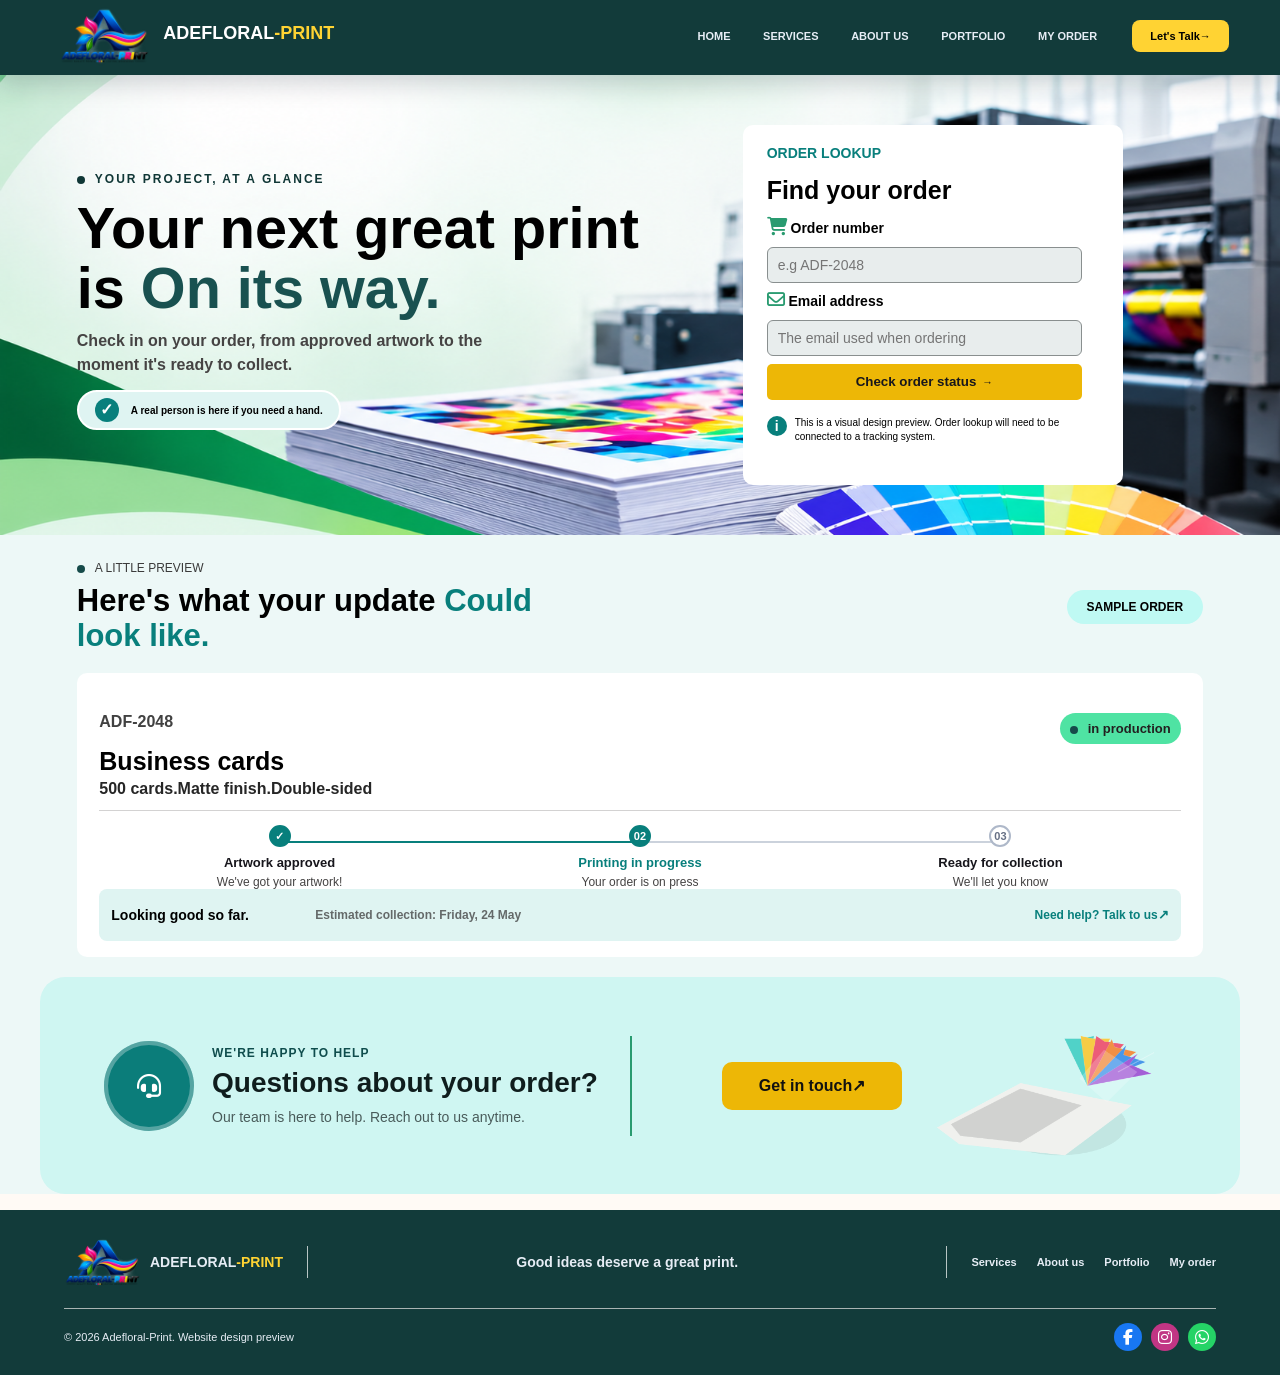
<file: FILES/ORDER.HTML>
<!DOCTYPE html>
<html lang="en">
<head>
    <meta charset="UTF-8">
    <meta name="viewport" content="width=device-width, initial-scale=1.0">
    <title>Document</title>
    <link rel="stylesheet" href="https://cdnjs.cloudflare.com/ajax/libs/font-awesome/6.7.2/css/all.min.css">
    <link rel="stylesheet" href="ORDER.CSS">
</head>
<body>
     <header class="header">
      <div class="brand-lockup">
        <a class="brand" href="#">
          <img src="../IMG/LOGO.png" alt="Adefloral-Print" class="logo">
        </a>
        <h3>ADEFLORAL<span>-PRINT</span></h3>
      </div>
      <button class="menu-toggle" type="button" aria-expanded="false" aria-controls="main-navigation">
        <span></span>
        <span></span>
        <span></span>
      </button>

      <nav class="headernav" id="main-navigation">
        <ul class="nav__list">
          <li><a href="index.html" class="nav__link nav__link">HOME</a></li>
          <li><a href="SERVICES.HTML" class="nav__link">SERVICES</a></li>
          <li><a href="ABOUT.HTML" class="nav__link">ABOUT US</a></li>
          <li><a href="PORTFOLIO.HTML" class="nav__link">PORTFOLIO</a></li>
         <li><a href="#" class="nav__link">MY ORDER</a></li>
        </ul>

        <ul class="nav__list nav__list--right">
          <li>
            <a href="https://wa.me/2347068648622" class="nav__link nav__link--whatsapp" target="_blank" rel="noopener noreferrer">Let's Talk</a>
          </li>
        </ul>

      </nav>
    </header>

    <main class="container">
      <section class="order-hero">
        <img src="../NEW-IMAGE/ORDER HERO.png" alt="A production printer surrounded by colorful printed materials" class="ORDER-image"/>

        <div class="ORDER">
        <div class="ORDER-content">

          <p>YOUR PROJECT, AT A GLANCE</p>
          <h1>
            Your next great print is <span>On its way.</span>
          </h1>

          <h2>
           Check in on your order, from approved artwork
           to the moment it's ready to collect.
          </h2>

          <h3>
            <span class="order-help-icon" aria-hidden="true">✓</span>
            A real person is here if you need a hand.
          </h3>

       </div>  
  
          
            <form action="https://formspree.io/f/xzeevzrw" method="POST">

            <P> ORDER LOOKUP </P>
            <h2>Find your order</h2>

            <label for="order-number">
             <i class="fa-solid fa-cart-shopping"></i>
              Order number
            </label>
   <input type="text" id="order-number" name="order-number" placeholder="e.g ADF-2048" required>

            <label for="email">
                     <i class="fa-slab-duo fa-regular fa-envelope"></i>
              Email address
            </label>
            <input type="email" id="email" name="email" placeholder="The email used when ordering" required>

                <button type="submit">Check order status</button>

                <h3>
                  <span class="order-note-icon" aria-hidden="true">i</span>
                  This is a visual design preview. Order lookup will need to
                  be connected to a tracking system.
                </h3>
        </form>
        </div>
      </section>

      <section class="preview">

        <div class="preview-header">
        <p>A LITTLE PREVIEW</p>
        <h1>Here's what your update <span>Could look like.</span></h1>
        <h3>SAMPLE ORDER</h3>
        </div>

        <div class="preview-content">

          <div class="content">
          <p>ADF-2048</p>
          <h2>Business cards</h2>
          <h3><span>500 cards.Matte finish.Double-sided</span></h3>
          <h4>in production</h4>

          <span class="Preview-content-divider"></span>

          <div class="order-progress-timeline" aria-label="Order progress">
            <div class="order-progress-step order-progress-step--complete">
              <span class="order-progress-marker" aria-hidden="true"></span>
              <span class="order-progress-title">Artwork approved</span>
              <span class="order-progress-description">We've got your artwork!</span>
            </div>
            <div class="order-progress-step order-progress-step--current">
              <span class="order-progress-marker" aria-hidden="true">02</span>
              <span class="order-progress-title">Printing in progress</span>
              <span class="order-progress-description">Your order is on press</span>
            </div>
            <div class="order-progress-step">
              <span class="order-progress-marker" aria-hidden="true">03</span>
              <span class="order-progress-title">Ready for collection</span>
              <span class="order-progress-description">We'll let you know</span>
            </div>
          </div>
          
         <div class="Preview-footer">
    <h2>Looking good so far.</h2>

    <p>Estimated collection: Friday, 24 May</p>

    <a href="https://wa.me/2347068648622" class="Preview-footer-link" target="_blank" rel="noopener noreferrer"> Need help? Talk to us</a>
</div>

             </div>

  </div>

      </section>

   <section class="Help">

    <div class="Help-content">
      <div class="Help-summary">

        <i class="fa-solid fa-headset Help-icon"></i>
        <div class="Help-copy">
          <h3>WE'RE HAPPY TO HELP</h3>
          <h2>Questions about your order?</h2>
          <p>Our team is here to help. Reach out to us anytime.</p>
        </div>

        <span class="Help-divider"></span>

      </div>


      <div class="Help-actions">
        <a class="help-button" href="https://wa.me/2347068648622" target="_blank" rel="noopener noreferrer">Get in touch <span aria-hidden="true">↗</span></a>
        <img class="help-image" src="../generated/help-swatch-closer.png" alt="Color swatch print samples" />
      </div>

    </div>
  </section>

</main>

<footer class="site-footer">
  <div class="footer-main">
    <a class="footer-brand" href="index.html" aria-label="Adefloral-Print home">
      <img src="../IMG/LOGO.png" alt="" class="footer-logo" />
      <span class="footer-brand-copy">ADEFLORAL<span>-PRINT</span></span>
    </a>

    <p class="footer-tagline">Good ideas deserve a great print.</p>

    <nav class="footer-nav" aria-label="Footer navigation">
      <a href="SERVICES.HTML">Services</a>
      <a href="ABOUT.HTML">About us</a>
      <a href="PORTFOLIO.HTML">Portfolio</a>
      <a href="ORDER.HTML">My order</a>
    </nav>
  </div>

  <div class="footer-bottom">
    <p class="footer-copyright">&copy; 2026 Adefloral-Print. Website design preview</p>
    <div class="footer-socials" aria-label="Social media">
      <a class="footer-socials__link footer-socials__link--facebook" href="https://www.facebook.com/Adefloral%20Adeprint" aria-label="Facebook" target="_blank" rel="noopener noreferrer"><i class="fa-brands fa-facebook-f" aria-hidden="true"></i></a>
      <a class="footer-socials__link footer-socials__link--instagram" href="https://www.instagram.com/onifadekafayatmotunrayo/" aria-label="Instagram" target="_blank" rel="noopener noreferrer"><i class="fa-brands fa-instagram" aria-hidden="true"></i></a>
      <a class="footer-socials__link footer-socials__link--whatsapp" href="https://wa.me/2347068648622" aria-label="WhatsApp" target="_blank" rel="noopener noreferrer"><i class="fa-brands fa-whatsapp" aria-hidden="true"></i></a>
    </div>
  </div>
</footer>

</body>
</html>
</file>
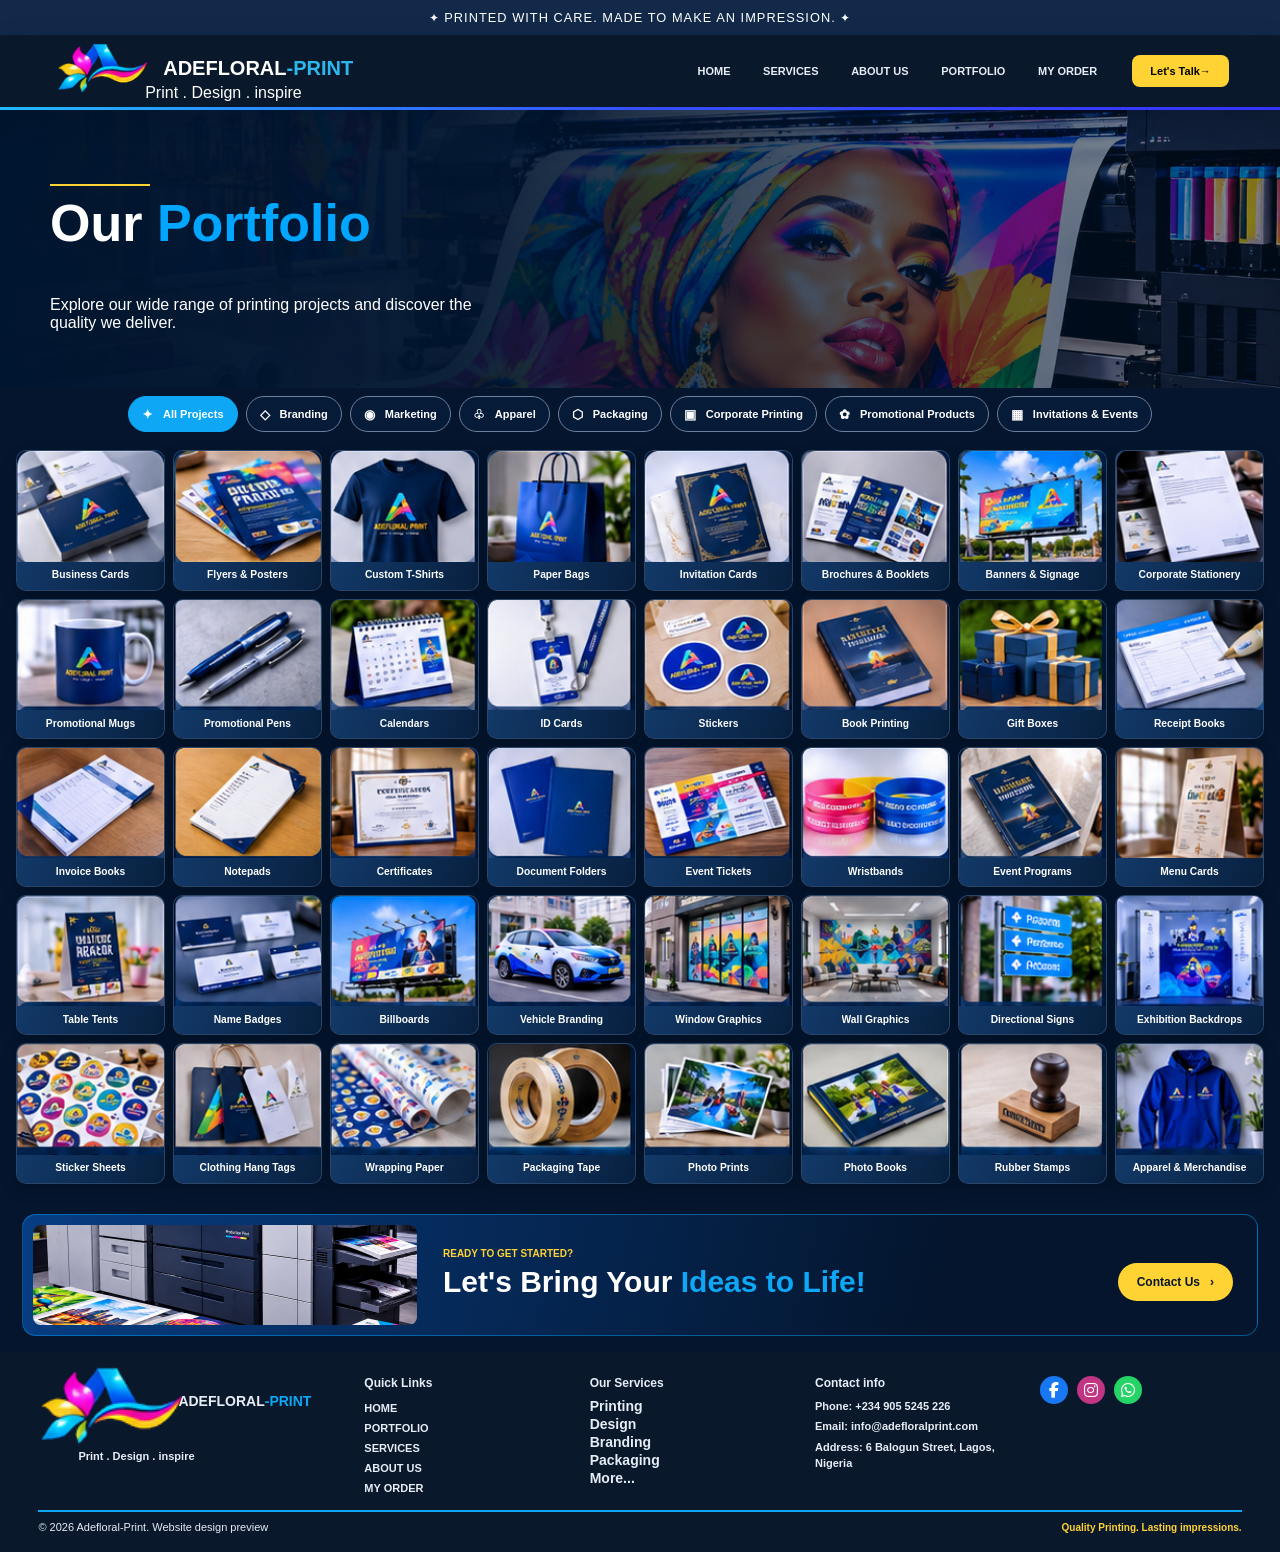
<file: FILES/PORTFOLIO.HTML>
<!DOCTYPE html>
<html lang="en">
<head>
    <meta charset="UTF-8">
    <meta name="viewport" content="width=device-width, initial-scale=1.0">
    <meta
      name="description"
      content="Explore 40 custom print projects by Adefloral-Print, from business stationery and event invitations to packaging and branded apparel."
    >
    <title>Our Portfolio | Adefloral-Print</title>

    <link rel="stylesheet" href="https://cdnjs.cloudflare.com/ajax/libs/font-awesome/6.7.2/css/all.min.css">
    <link rel="stylesheet" href="PORTFOLIO.CSS">
</head>
<body>
   <div class="announcement-bar">
      <span aria-hidden="true">✦</span>
      PRINTED WITH CARE. MADE TO MAKE AN IMPRESSION.
      <span aria-hidden="true">✦</span>
    </div>
    
     <header class="header">
      <div class="brand-lockup">
        <a class="brand" href="#">
          <img src="../adefloral-symbol-only.png" alt="Adefloral-Print" class="logo">
        </a>
        <h3>ADEFLORAL<span>-PRINT</span></h3>
        <p>Print . Design . inspire</p>
      </div>

      <button class="menu-toggle" type="button" aria-expanded="false" aria-controls="main-navigation">
        <span></span>
        <span></span>
        <span></span>
      </button>

      <nav class="headernav" id="main-navigation">
        <ul class="nav__list">
          <li><a href="index.html" class="nav__link nav__link">HOME</a></li>
          <li><a href="SERVICES.HTML" class="nav__link">SERVICES</a></li>
          <li><a href="ABOUT.HTML" class="nav__link">ABOUT US</a></li>
          <li><a href="PORTFOLIO.HTML" class="nav__link">PORTFOLIO</a></li>
         <li><a href="ORDER.HTML" class="nav__link">MY ORDER</a></li>
        </ul>

        <ul class="nav__list nav__list--right">
          <li>
            <a href="https://wa.me/2347068648622" class="nav__link nav__link--whatsapp" target="_blank" rel="noopener noreferrer">Let's Talk</a>
          </li>
        </ul>

      </nav>
    </header>

    <main>

      <section class="portfolio-hero">
        <span class="LINE"></span>
        <div class="hero-content">
          <h1>Our <span>Portfolio</span></h1>
          <p>
            Explore our wide range of printing projects
            and discover the quality we deliver.
          </p>
        </div>
      </section>

      <section class="portfolio-gallery" aria-label="Portfolio projects">
        <div class="portfolio-filters" role="group" aria-label="Filter portfolio by product type">
          <button type="button" class="portfolio-filter is-active" data-filter="all" aria-pressed="true"><span aria-hidden="true">✦</span> All Projects</button>
          <button type="button" class="portfolio-filter" data-filter="branding" aria-pressed="false"><span aria-hidden="true">◇</span> Branding</button>
          <button type="button" class="portfolio-filter" data-filter="marketing" aria-pressed="false"><span aria-hidden="true">◉</span> Marketing</button>
          <button type="button" class="portfolio-filter" data-filter="apparel" aria-pressed="false"><span aria-hidden="true">♧</span> Apparel</button>
          <button type="button" class="portfolio-filter" data-filter="packaging" aria-pressed="false"><span aria-hidden="true">⬡</span> Packaging</button>
          <button type="button" class="portfolio-filter" data-filter="corporate" aria-pressed="false"><span aria-hidden="true">▣</span> Corporate Printing</button>
          <button type="button" class="portfolio-filter" data-filter="promotional" aria-pressed="false"><span aria-hidden="true">✿</span> Promotional Products</button>
          <button type="button" class="portfolio-filter" data-filter="events" aria-pressed="false"><span aria-hidden="true">▦</span> Invitations &amp; Events</button>
        </div>


        <div class="portfolio-grid" id="portfolio-grid">
          <article class="portfolio-card" data-category="branding"><img src="../NEW-IMAGE/showcase-01.png" alt="Custom printed business cards" loading="lazy"><div class="portfolio-card-copy"><h3>Business Cards</h3></div></article>
          <article class="portfolio-card" data-category="marketing"><img src="../NEW-IMAGE/showcase-02.png" alt="Colorful promotional flyers and posters" loading="lazy"><div class="portfolio-card-copy"><h3>Flyers &amp; Posters</h3></div></article>
          <article class="portfolio-card" data-category="apparel"><img src="../NEW-IMAGE/showcase-03.png" alt="Custom branded T-shirts" loading="lazy"><div class="portfolio-card-copy"><h3>Custom T-Shirts</h3></div></article>
          <article class="portfolio-card" data-category="packaging"><img src="../NEW-IMAGE/showcase-04.png" alt="Printed retail paper bags" loading="lazy"><div class="portfolio-card-copy"><h3>Paper Bags</h3></div></article>
          <article class="portfolio-card" data-category="events"><img src="../NEW-IMAGE/showcase-05.png" alt="Printed invitation cards" loading="lazy"><div class="portfolio-card-copy"><h3>Invitation Cards</h3></div></article>
          <article class="portfolio-card" data-category="marketing"><img src="../NEW-IMAGE/showcase-06.png" alt="Printed brochures and booklets" loading="lazy"><div class="portfolio-card-copy"><h3>Brochures &amp; Booklets</h3></div></article>
          <article class="portfolio-card" data-category="marketing"><img src="../NEW-IMAGE/showcase-07.png" alt="Outdoor banners and signage" loading="lazy"><div class="portfolio-card-copy"><h3>Banners &amp; Signage</h3></div></article>
          <article class="portfolio-card" data-category="branding"><img src="../NEW-IMAGE/showcase-08.png" alt="Corporate stationery printing" loading="lazy"><div class="portfolio-card-copy"><h3>Corporate Stationery</h3></div></article>
          <article class="portfolio-card" data-category="promotional"><img src="../NEW-IMAGE/showcase-09.png" alt="Branded promotional mugs" loading="lazy"><div class="portfolio-card-copy"><h3>Promotional Mugs</h3></div></article>
          <article class="portfolio-card" data-category="promotional"><img src="../NEW-IMAGE/showcase-10.png" alt="Custom promotional pens" loading="lazy"><div class="portfolio-card-copy"><h3>Promotional Pens</h3></div></article>
          <article class="portfolio-card" data-category="corporate"><img src="../NEW-IMAGE/showcase-11.png" alt="Custom printed desk calendars" loading="lazy"><div class="portfolio-card-copy"><h3>Calendars</h3></div></article>
          <article class="portfolio-card" data-category="branding"><img src="../NEW-IMAGE/showcase-12.png" alt="Printed identification cards" loading="lazy"><div class="portfolio-card-copy"><h3>ID Cards</h3></div></article>
          <article class="portfolio-card" data-category="promotional"><img src="../NEW-IMAGE/showcase-13.png" alt="Custom branded stickers" loading="lazy"><div class="portfolio-card-copy"><h3>Stickers</h3></div></article>
          <article class="portfolio-card" data-category="corporate"><img src="../NEW-IMAGE/showcase-14.png" alt="Custom printed books" loading="lazy"><div class="portfolio-card-copy"><h3>Book Printing</h3></div></article>
          <article class="portfolio-card" data-category="packaging"><img src="../NEW-IMAGE/showcase-15.png" alt="Branded gift boxes" loading="lazy"><div class="portfolio-card-copy"><h3>Gift Boxes</h3></div></article>
          <article class="portfolio-card" data-category="branding"><img src="../NEW-IMAGE/showcase-16.png" alt="Printed receipt books" loading="lazy"><div class="portfolio-card-copy"><h3>Receipt Books</h3></div></article>
          <article class="portfolio-card" data-category="branding"><img src="../NEW-IMAGE/showcase-17.png" alt="Custom invoice books" loading="lazy"><div class="portfolio-card-copy"><h3>Invoice Books</h3></div></article>
          <article class="portfolio-card" data-category="branding"><img src="../NEW-IMAGE/showcase-18.png" alt="Branded notepads" loading="lazy"><div class="portfolio-card-copy"><h3>Notepads</h3></div></article>
          <article class="portfolio-card" data-category="branding"><img src="../NEW-IMAGE/showcase-19.png" alt="Printed certificates" loading="lazy"><div class="portfolio-card-copy"><h3>Certificates</h3></div></article>
          <article class="portfolio-card" data-category="branding"><img src="../NEW-IMAGE/showcase-20.png" alt="Custom document folders" loading="lazy"><div class="portfolio-card-copy"><h3>Document Folders</h3></div></article>
          <article class="portfolio-card" data-category="events"><img src="../NEW-IMAGE/showcase-21.png" alt="Printed event tickets" loading="lazy"><div class="portfolio-card-copy"><h3>Event Tickets</h3></div></article>
          <article class="portfolio-card" data-category="events"><img src="../NEW-IMAGE/showcase-22.png" alt="Custom event wristbands" loading="lazy"><div class="portfolio-card-copy"><h3>Wristbands</h3></div></article>
          <article class="portfolio-card" data-category="events"><img src="../NEW-IMAGE/showcase-23.png" alt="Printed event programs" loading="lazy"><div class="portfolio-card-copy"><h3>Event Programs</h3></div></article>
          <article class="portfolio-card" data-category="events"><img src="../NEW-IMAGE/showcase-24.png" alt="Printed menu cards" loading="lazy"><div class="portfolio-card-copy"><h3>Menu Cards</h3></div></article>
          <article class="portfolio-card" data-category="marketing"><img src="../NEW-IMAGE/showcase-25.png" alt="Printed table tent displays" loading="lazy"><div class="portfolio-card-copy"><h3>Table Tents</h3></div></article>
          <article class="portfolio-card" data-category="branding"><img src="../NEW-IMAGE/showcase-26.png" alt="Custom printed name badges" loading="lazy"><div class="portfolio-card-copy"><h3>Name Badges</h3></div></article>
          <article class="portfolio-card" data-category="marketing"><img src="../NEW-IMAGE/showcase-27.png" alt="Large-format printed billboards" loading="lazy"><div class="portfolio-card-copy"><h3>Billboards</h3></div></article>
          <article class="portfolio-card" data-category="marketing"><img src="../NEW-IMAGE/showcase-28.png" alt="Custom vehicle branding" loading="lazy"><div class="portfolio-card-copy"><h3>Vehicle Branding</h3></div></article>
          <article class="portfolio-card" data-category="marketing"><img src="../NEW-IMAGE/showcase-29.png" alt="Printed shop window graphics" loading="lazy"><div class="portfolio-card-copy"><h3>Window Graphics</h3></div></article>
          <article class="portfolio-card" data-category="marketing"><img src="../NEW-IMAGE/showcase-30.png" alt="Custom printed wall graphics" loading="lazy"><div class="portfolio-card-copy"><h3>Wall Graphics</h3></div></article>
          <article class="portfolio-card" data-category="marketing"><img src="../NEW-IMAGE/showcase-31.png" alt="Printed directional signs" loading="lazy"><div class="portfolio-card-copy"><h3>Directional Signs</h3></div></article>
          <article class="portfolio-card" data-category="marketing"><img src="../NEW-IMAGE/showcase-32.png" alt="Printed exhibition backdrops" loading="lazy"><div class="portfolio-card-copy"><h3>Exhibition Backdrops</h3></div></article>
          <article class="portfolio-card" data-category="packaging"><img src="../NEW-IMAGE/showcase-33.png" alt="Custom sticker sheets" loading="lazy"><div class="portfolio-card-copy"><h3>Sticker Sheets</h3></div></article>
          <article class="portfolio-card" data-category="apparel"><img src="../NEW-IMAGE/showcase-34.png" alt="Branded clothing hang tags" loading="lazy"><div class="portfolio-card-copy"><h3>Clothing Hang Tags</h3></div></article>
          <article class="portfolio-card" data-category="packaging"><img src="../NEW-IMAGE/showcase-35.png" alt="Printed wrapping paper" loading="lazy"><div class="portfolio-card-copy"><h3>Wrapping Paper</h3></div></article>
          <article class="portfolio-card" data-category="packaging"><img src="../NEW-IMAGE/showcase-36.png" alt="Custom printed packaging tape" loading="lazy"><div class="portfolio-card-copy"><h3>Packaging Tape</h3></div></article>
          <article class="portfolio-card" data-category="corporate"><img src="../NEW-IMAGE/showcase-37.png" alt="Custom photo prints" loading="lazy"><div class="portfolio-card-copy"><h3>Photo Prints</h3></div></article>
          <article class="portfolio-card" data-category="corporate"><img src="../NEW-IMAGE/showcase-38.png" alt="Printed photo books" loading="lazy"><div class="portfolio-card-copy"><h3>Photo Books</h3></div></article>
          <article class="portfolio-card" data-category="branding"><img src="../NEW-IMAGE/showcase-39.png" alt="Custom branded rubber stamps" loading="lazy"><div class="portfolio-card-copy"><h3>Rubber Stamps</h3></div></article>
          <article class="portfolio-card" data-category="apparel"><img src="../NEW-IMAGE/showcase-40.png" alt="Branded apparel and merchandise" loading="lazy"><div class="portfolio-card-copy"><h3>Apparel &amp; Merchandise</h3></div></article>
        </div>
      </section>

      <section class="portfolio-cta">
        <img src="../IMG/Vibrant Production Print Studio.png" alt="">
        <div>
          <p>READY TO GET STARTED?</p>
          <h2>Let's Bring Your <span>Ideas to Life!</span></h2>
          <a href="ORDER.HTML">Contact Us <span aria-hidden="true">›</span></a>
        </div>
      </section>
    </main>

    <footer class="site-footer">

      <div class="footer-main">

        <div class="footer-branding">
          <a class="footer-brand" href="index.html">
            <img src="../adefloral-symbol-only.png" alt="" class="footer-logo">
            <span class="footer-brand-copy">ADEFLORAL<span>-PRINT</span></span>
          </a>

          <p class="footer-tagline">Print  .  Design  .  inspire</p>
        </div>

        <nav class="footer-nav" id="main-navigation">
          <h3>Quick Links</h3>
          <ul class="footer-nav__list">
            <li><a href="index.html" class="nav__link">HOME</a></li>
            <li><a href="PORTFOLIO.HTML" class="nav__link">PORTFOLIO</a></li>
            <li><a href="SERVICES.HTML" class="nav__link">SERVICES</a></li>
            <li><a href="ABOUT.HTML" class="nav__link">ABOUT US</a></li>
            <li><a href="ORDER.HTML" class="nav__link">MY ORDER</a></li>
          </ul>
        </nav>

        <div class="footer-services">
          <h3>Our Services</h3>
          <ul class="footer-services__list">
            <li>Printing</li>
            <li>Design</li>
            <li>Branding</li>
            <li>Packaging</li>
            <li>More...</li>
          </ul>
        </div>

      <div class="footer-contact">
        <h3>Contact info</h3>
        <p>Phone: <a href="tel:+2349055245226">+234 905 5245 226</a></p>
        <p>
          Email:
          <a href="mailto:info@adefloralprint.com">info@adefloralprint.com</a>
        </p>
        <p>
          Address:
          <a href="https://www.google.com/maps/search/?api=1&amp;query=6%20Balogun%20Street%2C%20Lagos%2C%20Nigeria"  target="_blank" rel="noopener noreferrer">6 Balogun Street, Lagos, Nigeria</a>
        </p>
      </div> 

         <div class="footer-socials" aria-label="Social media">
          <a class="footer-socials__link footer-socials__link--facebook" href="https://www.facebook.com/Adefloral%20Adeprint" aria-label="Facebook" target="_blank" rel="noopener noreferrer"><i class="fa-brands fa-facebook-f" aria-hidden="true"></i></a>
          <a class="footer-socials__link footer-socials__link--instagram" href="https://www.instagram.com/onifadekafayatmotunrayo/" aria-label="Instagram" target="_blank" rel="noopener noreferrer"><i class="fa-brands fa-instagram" aria-hidden="true"></i></a>
          <a class="footer-socials__link footer-socials__link--whatsapp" href="https://wa.me/2347068648622" aria-label="WhatsApp" target="_blank" rel="noopener noreferrer"><i class="fa-brands fa-whatsapp" aria-hidden="true"></i></a>
        </div>

      </div>

      <div class="footer-bottom">
        <p class="footer-copyright">&copy; 2026 Adefloral-Print. Website design preview</p>
       <h3>Quality Printing. Lasting impressions.</h3>
      </div>
    </footer>

     <!-- <script>
      const filterButtons = document.querySelectorAll(".portfolio-filter");
      const portfolioCards = document.querySelectorAll(".portfolio-card");

      filterButtons.forEach((button) => {
        button.addEventListener("click", () => {
          const selectedCategory = button.dataset.filter;

          filterButtons.forEach((filter) => {
            const isSelected = filter === button;
            filter.classList.toggle("is-active", isSelected);
            filter.setAttribute("aria-pressed", String(isSelected));
          });

          portfolioCards.forEach((card) => {
            card.hidden =
              selectedCategory !== "all" &&
              card.dataset.category !== selectedCategory;
          });
        });
      }); 
    </script> -->
</body>
</html>
</file>
<file: Style.css>
* {
    box-sizing: border-box;
}

body {
    min-width: 320px;
    margin: 0;
    background:black;
    font-family: Arial, sans-serif;
}
.announcement-bar{
    padding: 10px 16px;
    background: #000;
    color: white;
    text-align: center;
    font-size: 0.8rem;
    letter-spacing: 0.08em;
    border-bottom: 1px solid white;
}
.announcement-bar span {
    margin: 0 8px;
    font-size: 0.75rem;
}

.header {
    position: relative;
    display: flex;
    align-items: center;
    justify-content: space-between;
    gap: 28px;
    height: 85px;
    padding: 10px clamp(16px, 4vw, 64px);
    background-color: #131212;
    border-bottom: 3px solid transparent;
    border-image: linear-gradient(90deg, #d0d2d3, #d2cecf, #c7c7c3) 1;
    box-shadow: 0 8px 24px rgb(7 21 34 / 18%);
}

.brand {
    display: inline-flex;
    flex: 0 0 auto;
    align-items: center;
}

.menu-toggle {
    display: none;
    padding: 10px;
    border: 1px solid rgb(230 237 245 / 45%);
    border-radius: 6px;
    background: transparent;
    cursor: pointer;
}

.menu-toggle span {
    display: block;
    width: 24px;
    height: 2px;
    margin: 5px 0;
    background: #e6edf5;
}

.logo {
    display: block;
    width: 100px;
    height: 60px;
    padding-left: 5px;
    border-radius: 6px;
    object-fit: contain;
}

.headernav {
    display: flex;
    flex-direction: row;
    align-items: center;
    gap: clamp(8px, 1.5vw, 20px);
    margin-left: auto;
}

.nav__list {
    display: flex;
    align-items: center;
    justify-content: center;
    gap: clamp(10px, 1.3vw, 18px);
    margin: 0;
    padding: 0;
    list-style: none;
}

.nav__link--HOME {
    color: #ff4f9a;
    text-decoration: none;
}

.nav__link {
    position: relative;
    display: inline-block;
    padding: 12px;
    color: #e6edf5;
    font-size: 12px;
    font-weight: 600;
    text-decoration: none;
    transition: color 160ms ease, background-color 160ms ease;
}

.nav__link:not(.nav__link--contact)::after {
    position: absolute;
    right: 12px;
    bottom: 7px;
    left: 12px;
    height: 2px;
    background: #20baff;
    content: "";
    transform: scaleX(0);
    transform-origin: left;
    transition: transform 220ms ease;
}

.nav__link:not(.nav__link--contact):hover::after,
.nav__link:not(.nav__link--contact):focus-visible::after {
    transform: scaleX(1);
    transition-delay: 0.2s;
}

.nav__link:hover,
.nav__link:focus-visible {
    color: #4b46c0;
}

.nav__link--contact {
    display: inline-flex;
    align-items: center;
    gap: 10px;
    width: 120px;
    min-height: 35px;
    margin: 0;
    padding: 10px 22px;
    border-radius: 5px;
    background: #ffd333;
    color: #050505;
    font-size: 12px;
    font-weight: bold;
    text-decoration: none;
    white-space: nowrap;
    transition: color 180ms ease, background 180ms ease, box-shadow 180ms ease;
}

.nav__link--contact::after {
    content: "↗";
    font-size: 1.1em;
    line-height: 1;
}

.nav__link--contact:hover,
.nav__link--contact:focus-visible {
    background: linear-gradient(110deg, #20baff, #ff368f);
    color: #fff;
    box-shadow: 0 6px 20px rgb(255 54 143 / 35%);
}

.nav__link--contact:hover::after,
.nav__link--contact:focus-visible::after {
    transform: translateX(2px);
}

@media (max-width: 800px) {
    .header {
        flex-wrap: nowrap;
        gap: 8px;
        height: 60px;
        min-height: 0;
        padding: 6px 12px;
    }

    .logo {
        width: 48px;
        height: 42px;
        padding-left: 0;
    }

    .headernav {
        position: static;
        flex-wrap: nowrap;
        justify-content: flex-end;
        width: auto;
        margin: 0;
        transform: none;
    }

    .nav__list {
        flex-wrap: nowrap;
        gap: 0;
        transform: none;
    }

    .nav__link {
        padding: 8px 5px;
        font-size: 9px;
        white-space: nowrap;
    }

    .nav__link--contact {
        width: auto;
        min-width: 0;
        padding: 8px 9px;
        font-size: 10px;
        transform: none;
    }
}

@media (max-width: 560px) {
    .header {
        height: auto;
        min-height: 85px;
        flex-wrap: wrap;
        padding: 10px 16px;
    }

    .headernav {
        flex-wrap: wrap;
        justify-content: center;
        width: 100%;
    }

    .nav__list {
        flex-wrap: wrap;
        justify-content: center;
        width: 100%;
        gap: 2px;
    }
}

@media (prefers-reduced-motion: reduce) {
    .nav__link,
    .nav__link:not(.nav__link--contact)::after {
        transition: none;
    }
}

.container {
    display: flex;
    flex-direction: column;
    min-height: auto;
}

.hero {
    display: flex;
    align-items: center;
    justify-content: space-between;
    gap: 50px;
    height: 600px;
    min-height: 60px;
    padding: 70px 8%;
    background-color: #050505;
    background-image:
    linear-gradient(90deg, #050505 0%, rgb(5 5 5 / 94%) 42%, rgb(5 5 5 / 48%) 100%),
     url(IMG/Hero.jpg);
    background-position: center, right center;
    background-size: cover;
}

.hero-content {
    max-width: 600px;
}

.hero-content p {
    color: rgb(211 207 207);
    font-size: 12px;
    font-weight: 700;
    letter-spacing: 2px;
}

.hero-content > p:first-child {
    margin: 0 0 24px;
}

.hero-content > p:first-child::before {
    display: inline-block;
    width: 8px;
    height: 8px;
    margin-right: 10px;
    border-radius: 50%;
    background: #20baff;
    content: "";
    vertical-align: middle;
}

.hero h1 {
    max-width: 480px;
    margin: 0 0 20px;
    color: #f8fafc;
    font-size: clamp(50px, 4.5vw, 58px);
    line-height: 1.05;
}

.hero h1 span {
    display: block;
    color: #ff4f9a;
}

.hero-text {
    max-width: 350px;
    margin: 0 0 24px;
    color: white;
    font-size: 10px;
    font-weight: bold;
    line-height: 1.7;
}

.hero-buttons {
    display: flex;
    flex-wrap: wrap;
    gap: 15px;
}

.hero-buttons a {
    padding: 15px 28px;
    border-radius: 6px;
    font-weight: 600;
    text-decoration: none;
}

.btn-primary {
    display: inline-flex;
    align-items: center;
    justify-content: center;
    gap: 8px;
    width: 160px;
    height: 40px;
    padding: 0 16px;
    background: #ffd333;
    color: #050505;
    font-size: 12px;
    font-weight: 700;
    white-space: nowrap;
}

.btn-primary span {
    color: #050505;
    font-size: inherit;
}

.btn-primary:hover {
    background: linear-gradient(110deg, #20baff, #ff368f);
    color: white;
    box-shadow: 0 6px 20px rgb(255 54 143 / 35%);
}

.btn-primary::after {
    content: "↗";
    font-size: 1.1em;
    line-height: 1;
}

.btn-secondary {
    width: 200px;
    color: #e6edf5;
    font-size: 12px;
}

.btn-secondary:hover {
    color: #e6edf5;
    box-shadow: 0 5px 18px rgba(180, 106, 215, 0.386);
}

.btn-secondary::after {
    padding-left: 6px;
    color: #ff4f9a;
    content: "→";
    font-size: 1em;
    line-height: 1;
}
@media (max-width: 600px) {
    .hero {
        flex-direction: column;
        height: auto;
        min-height: 0;
        padding: 50px 6%;
        text-align: center;
    }

    .hero-content {
        width: 100%;
    }

    .hero h1 {
        width: 100%;
        font-size: 40px;
    }

    .hero-buttons {
        flex-direction: column;
        flex-wrap: wrap;
        justify-content: center;
        align-items: center;
        width: 100%;
    }

    .hero-image {
        width: 100%;
    }
}

.reassure {
    padding: 15px 8%;
    background: #1b1a20;
}

.reassure-list {
    display: flex;
    align-items: center;
    justify-content: center;
    flex-wrap: wrap;
    gap: 18px clamp(20px, 4vw, 48px);
    max-width: 900px;
    margin: 0 auto;
    padding: 0;
    list-style: none;
}

.reassure-list li {
    display: flex;
    align-items: center;
    gap: 20px;
}

.reassure-list li::before {
    flex: 0 0 auto;
    color: #ff4f9a;
    content: "✳";
    font-size: 10px;
    line-height: 1;
    transform: translateX(8px);
}

.reassure-list li:nth-child(2)::before {
    content: "↗";
}

.reassure-list li:nth-child(3)::before {
    content: "♡";
}

.reassure-list strong {
    color: white;
    font-size: 9px;
    font-weight: 700;
    letter-spacing: 0.25px;
    text-transform: uppercase;
}

@media (max-width: 700px) {
    .reassure-list {
        align-items: flex-start;
        flex-direction: column;
        gap: 20px;
    }
}

.services {
    padding: 50px 8%;
    background-color:#050505;
}

.service-heading {
    max-width: 700px;
    line-height: 5px;
}

.service-heading p {
    display: inline-block;
    color: grey;
    font-size: 12px;
    font-family: Arial, Helvetica, sans-serif;
    font-weight: bold;
}

.service-heading > p::before {
    display: inline-block;
    width: 8px;
    height: 8px;
    margin-right: 10px;
    border-radius: 50%;
    background: rgb(142, 141, 141);
    content: "";
    vertical-align: middle;
}

.service-heading h2 {
    color: white;
    font-size: 33px;
}
.service-heading span{
    color:#ff4f9a;
}

.link{
     transform: translateX(800px)
     translateY(-30px);
}
.service-heading-btn{
    color: #ffd333;
    list-style: none;
    text-decoration: none;
    font-size: 12px;
    padding-left: 65px;
}
.service-heading-btn::after{
     color: #ffd333;
    content: "→";
    font-size: 1em;
    line-height: 1;
}
.service-heading-btn:hover{
    color: #ef2e82;
}

.services-container {
    display: grid;
    grid-template-columns: repeat(4, minmax(0, 1fr));
    gap: 15px;
    width: 105%;
    max-width: 1200px;
    margin: auto;
    height: 280px;
}

.service-card {
    min-width: 0;
    overflow: hidden;
    border-radius: 8px;
    background: #2f2d36;
    box-shadow: 0 10px 30px rgba(0, 0, 0, 0.08);
    transition: transform 0.3s ease;
}

.service-card:hover {
    transform: translateY(-8px);
}

.service-image {
    display: block;
    width: 100%;
    height: 140px;
    overflow: hidden;
}

.service-image img {
    display: block;
    width: 100%;
    height: 100%;
    object-fit: cover;
    object-position: center;
}

.service-content {
    padding: 26px;
    line-height: 18px;
}

.service-content h3 {
    margin: 0 0 10px;
    color: #ffd333;
    font-size: 10px;
    font-weight: bold;
}

.service-content h2 {
    margin: 0 0 10px;
    color: #fff;
    font-size: 14px;
    font-weight: bold;
}

.service-content p {
    margin-bottom: 20px;
    color: #7a8291;
    font-size: 10px;
    font-weight: bold;
    max-width: 100%;
}

.service-btn {
    display: inline-block;
    padding: -5px  -20px;
    transform: translateY(-12px);
    color: #ef2e82;
    text-decoration: none;
    font-size: 10px;
    font-weight: bold;
}

.service-btn:hover{
    color: #cd3677;
}
.service-btn::after {
    content: "↗";
    font-size: 1.1em;
    line-height: 1;
    color: #ef2e82;
}

@media (max-width: 1100px) {
    .services-container {
        grid-template-columns: repeat(2, minmax(0, 1fr));
        width: 100%;
        height: auto;
    }

    .services .link,
    .portfolio .link {
        margin: 12px 0 20px;
        transform: none;
    }

    .service-heading span{
        line-height: 40px;
    }
}

.about{
    display: grid;
    grid-template-columns: minmax(0, 1fr) minmax(0, 1fr);
    align-items: center;
    gap: clamp(24px, 5vw, 56px);
    padding: clamp(32px, 4vw, 50px) 8%;
    background: #050505;
    border-top: 2px solid grey;
    border-bottom: 2px solid grey;
}

.about img{
    width: 100%;
    height: auto;
    aspect-ratio: 16 / 9;
    object-fit: cover;
    border-radius: 20px;
    border: 1px solid white;
}
.about-content{
    color: white;
}
.about-content p{
    color: grey;
    font-size: 12px;
    font-weight: bold;
}
.about-content p::before{
    display: inline-block;
    width: 8px;
    height: 8px;
    margin-right: 10px;
    border-radius: 50%;
    background: grey;
    content: "";
    vertical-align: middle;
}
.about-content h2{
    color: white;
    font-size: 32px;
    width: 100%;
    max-width: 560px;
}
.about-content h2 span{
    color: #ffd333;
}
.about-content h3{
    color: #babfca;
    font-size:11px;
    width: 100%;
    max-width: 460px;
    line-height: 18px;
}
.about-btn{
    color: #ffd333;
    font-size: 11px;
    font-weight: bold;
    text-decoration: none;
    margin-bottom: 100px;
}
.about-btn::after{
     color: #ffd333;
    content: "→";
    font-size: 1em;
    line-height: 1;
}

@media (max-width: 700px) {
    .about {
       grid-template-columns: 1fr;
    }

    .about-content h2 {
       font-size: clamp(26px, 7vw, 32px);
    }
}

.portfolio{
    background-color: #050505;
    color: white;
    padding: clamp(32px, 4vw, 50px) 8%;
}
.portfolio-heading{
    line-height: 12px;
}
.portfolio-heading p{
    color: rgb(148, 147, 147);
    font-size: 12px;
    font-weight: bold;
}
.portfolio-heading p::before{
    display: inline-block;
    width: 8px;
    height: 8px;
    margin-right: 10px;
    border-radius: 50%;
    background: grey;
    content: "";
    vertical-align: middle;
}
.portfolio-heading h2{
    color: white;
    font-size: 32px;
}
.portfolio-heading span{
    color: #ef2e82;
}
.portfolio-heading-btn{
    color: #ffd333;
    list-style: none;
    text-decoration: none;
    font-size: 12px;
    padding-left: 65px;

}

.portfolio-heading-btn::after{
     color: #ffd333;
    content: "→";
    font-size: 1em;
    line-height: 1;
}
.portfolio-heading-btn:hover{
    color: #ef2e82;
}
.portfolio-container{
    display: grid;
    grid-template-columns: repeat(3, minmax(0, 1fr));
    gap: 15px;
    width: 105%;
    max-width: 1200px;
    margin: auto;
    height: 280px;
}
.portfolio-card{
    min-width: 0;
    overflow: hidden;
    border-radius: 8px;
    background: #2f2d36;
    box-shadow: 0 10px 30px rgba(33, 15, 168, 0.08);
    transition: transform 0.3s ease;
}
.portfolio-card:hover{
    transform: translateY(-8px);
}

.portfolio-card img{
    display: block;
    width: 100%;
    height: 80%;
    object-fit: cover;
    object-position: center;
    transform: translateY(-18px);
}
.portfolio-content{
    font-size: 10px;
    font-weight: bold;
    line-height: 7px;
    transform: translateX(12px)
    translateY(-8px);
}
.portfolio-content h3{
    font-size: 14px;
}
.portfolio-content p{
    color: #ffd333;
}

@media (max-width: 900px) {
    .portfolio-container {
        grid-template-columns: repeat(2, minmax(0, 1fr));
        width: 100%;
        height: auto;
    }

    .portfolio-card {
        min-height: 260px;
    }

    .portfolio-card img {
        height: 210px;
        transform: none;
    }
}

@media (max-width: 600px) {
    .service-heading {
        line-height: normal;
    }

    .service-heading h2 {
        line-height: 1.2;
    }

    .service-heading span {
        line-height: inherit;
    }

    .service-heading-btn,
    .portfolio-heading-btn {
        padding-left: 0;
    }

    .services-container {
        grid-template-columns: 1fr;
        width: 100%;
        height: auto;
    }

    .portfolio-container {
        grid-template-columns: 1fr;
    }

    .portfolio-heading {
        line-height: normal;
    }

    .portfolio-heading h2 {
        line-height: 1.2;
    }
}

@media (max-width: 320px) {
    body {
        min-width: 0;
    }
}

.my-order {
    display: grid;
    grid-template-columns: minmax(0, 0.9fr) minmax(0, 1fr);
    align-items: center;
    gap: 12px 6%;
    padding: 48px 8%;
    color: #e6edf5;
    background: #1b1a20;
}

.Order-heading {
    grid-column: 1;
    grid-row: 1;
}

.Order-heading p,
.Order-heading h2,
.Order-heading h3 {
    margin: 0 0 12px;
}

.Order-heading p,
.order-content > h3:first-child {
    color: #ffd333;
    font-size: 10px;
    font-weight: 700;
    letter-spacing: 0.08em;
}

.Order-heading h2,
.order-content h2 {
    font-size: clamp(22px, 3vw, 30px);
}

.Order-heading h2 span {
    display: block;
    color: #ff4f9a;
}

.Order-heading h3 {
    color: #babfca;
    font-size: 12px;
    font-weight: 400;
}

.order-link {
    grid-column: 1;
    grid-row: 2;
}

.Order-heading-btn {
    display: inline-block;
    padding: 12px 18px;
    border-radius: 5px;
    color: #131212;
    background: #ffd333;
    font-size: 11px;
    font-weight: 700;
    text-decoration: none;
}
.Order-heading-btn::after{
    content: "↗";
    font-size: 1.1em;
    line-height: 1;
}
.Order-heading-btn:hover,
.Order-heading-btn:focus-visible {
    background: linear-gradient(110deg, #20baff, #ff368f);
    color: #fff;
    box-shadow: 0 6px 20px rgb(255 54 143 / 35%);
}

.order-card {
    grid-column: 2;
    grid-row: 1 / span 2;
    padding: 24px;
    border: 1px solid #302d36;
    border-radius: 8px;
    background: #24222b;
}

.order-content h2 {
    margin: 8px 0 18px;
}

.order-content .h3 {
    float: right;
    margin: 0;
    padding: 8px 12px;
    border-radius: 20px;
    color: #b6e68a;
    background: #30462a;
    font-size: 9px;
}

.order-progress-image {
    display: block;
    width: 100%;
    height: auto;
}

.order-content > p {
    margin: 12px 0 0;
    color: #babfca;
    font-size: 10px;
}

@media (max-width: 700px) {
    .my-order {
        grid-template-columns: 1fr;
    }

    .Order-heading,
    .order-link,
    .order-card {
        grid-column: 1;
        grid-row: auto;
    }
}
.contact{
    display: grid;
    grid-template-columns: minmax(0, 1fr) minmax(0, 1fr);
    align-items: start;
    column-gap: 48px;
    background-color: #050505;
    padding: 48px 8%;
}
.contact-head{
    min-width: 0;
    line-height: 8px;
}
.contact-head p{
    font-size: 14px;
    font-weight: bold;
    color: grey;
    padding-left: 10px;
}
.contact-head p::before{
    display: inline-block;
    width: 8px;
    height: 8px;
    margin-right: 10px;
    border-radius: 50%;
    background: grey;
    content: "";
    vertical-align: middle;
}
.contact-head h1{
    color: #ffffff;
    font-size: 40px;
    width: 100%;
    max-width: 380px;
    line-height: 45px;
}
.contact-head h1 span{
    color: #ffd333;
}
.contact-head h2{
    color: rgb(165, 164, 164);
    line-height: 24px;
    font-size: 13px;
    font-weight: bold;
    width: 100%;
    max-width: 520px;
    transform: translateY(-15px);
}
.contact-head h4{
    color: #ffd447;
    font-size: 10px;
    transform: translateY(10px);
}
.contact-head h3{
    color: white;
    width: 240px;
    font-size: 12px;
    padding-top: 12px;
}
.contact-link{
    font-size: 11px;
    font-weight: bold;
    transform: translateY(20px);
}
.contact-heading-btn{
    display: inline-flex;
    flex-direction: row;
    align-items: center;
    gap: 8px;
    color: #050505;
    background: rgb(73, 253, 73);
    list-style: none;
    text-decoration: none;
    border-radius: 60px;
    padding: 11px 25px;
}
.contact-heading-btn::before{
    flex: 0 0 24px;
    width: 24px;
    height: 24px;
    background: url("WEBPAGE/whatsapp.svg") center / contain no-repeat;
    content: "";
}
.contact-heading-btn:hover,
.contact-heading-btn:focus-visible{
    background: linear-gradient(110deg, #1e1ede, #ff5da6);
    color: #fff;
}
.contact form{
    display: flex;
    flex-direction: column;
    gap: 10px;
    box-sizing: border-box;
    width: 100%;
    max-width: 440px;
    min-width: 0;
    line-height: normal;
    background-color: #383640;
    border-radius: 10px;
    padding: 24px;
}
.contact form h3{
    color: white;
    font-size: 13px;
    margin: 0 0 8px;
}
.contact form label{
    color: white;
    font-size: 12px;
}
.contact form input{
    width: 100%;
    height: 42px;
    background-color: #17161c;
    color: #ffffff;
    border: 1px solid #383640;
    border-radius: 5px;
    padding: 10px;
    font-size: 14px;
    box-sizing: border-box;
}
input:focus {
    border-color: #ff3d91;
    outline: none;
}
.contact form textarea{
    width: 100%;
    height: 42px;
    background-color: #17161c;
    color: white;
    border: 1px solid #383640;
    border-radius: 5px;
    padding: 10px;
    box-sizing: border-box;
    resize: vertical;
}

.contact form button{
    width: 100%;
    height: 42px;
    background-color: #ffd447;
    color: #17161c;
    border: none;
    border-radius: 5px;
    cursor: pointer;
    font-weight: bold;
    transform: translateY(6px);
}
.contact form button::after{
     content: "↗";
    font-size: 1.1em;
    line-height: 1;
}
.contact form button:hover,
.contact form button:focus-visible{
    background:linear-gradient(110deg, #20baff, #ff368f);    
    color: white;
    transform: translateY(-4px);
}

.call-float{
    position: fixed;
    right: 24px;
    bottom: 24px;
    z-index: 1000;
    display: grid;
    width: 52px;
    height: 52px;
    place-items: center;
    border-radius: 50%;
    background: #20d366;
    text-decoration: none;
    list-style: none;
    box-shadow: 0 4px 12px rgb(0 0 0 / 30%);
}

.call-float span{
    display: grid;
    width: 30px;
    height: 30px;
    place-items: center;
}

.call-float span::before{
    color: #fff;
    content: "☎";
    font-size: 25px;
    line-height: 30px;
}

.call-float:hover,
.call-float:focus-visible{
    background: #0c5628;
    transform: translateY(-3px);
}

.call-float:focus-visible{
    outline: 3px solid #fff;
    outline-offset: 3px;
}
@media (max-width: 800px) {
    .contact{
        grid-template-columns: minmax(0, 1fr);
        row-gap: 40px;
    }
}
.footer {
    position: relative;
    display: flex;
    align-items: center;
    justify-content: space-between;
    gap: 28px;
    height: 85px;
    padding: 10px 88px 10px clamp(16px, 4vw, 64px);
    background-color: #131212;
    border-bottom: 3px solid transparent;
    box-shadow: 0 8px 24px rgb(7 21 34 / 18%);
}

.brand {
    display: inline-flex;
    flex: 0 0 auto;
    align-items: center;
}

.footer .menu-toggle {
    display: none;
    padding: 10px;
    border: 1px solid rgb(230 237 245 / 45%);
    border-radius: 6px;
    background: transparent;
    cursor: pointer;
}

.footer .menu-toggle span {
    display: block;
    width: 24px;
    height: 2px;
    margin: 5px 0;
    background: #e6edf5;
}

.footer-logo {
    display: block;
    width: 90px;
    height: 50px;
    padding-left: 15px;
    border-radius: 6px;
    object-fit: contain;
}
.footer h3{
    color: rgb(196, 195, 195);
    font-size: 10px;
    padding-left: 90px;
}
.footer .headernav {
    display: flex;
    flex-direction: row;
    align-items: center;
    gap: clamp(8px, 1.5vw, 20px);
    margin-left: auto;
}

.footer .nav__list {
    display: flex;
    align-items: center;
    justify-content: center;
    gap: clamp(5px, 1.3vw, 18px);
    margin: 0;
    padding-right: 100px;
    list-style: none;
    gap: 5px;
}

.footer .nav__link--HOME {
    color: #ff4f9a;
    text-decoration: none;
}

.footer .nav__link {
    position: relative;
    display: inline-block;
    padding: 12px;
    color: #e6edf5;
    font-size: 9px;
    font-weight: 600;
    text-decoration: none;
    transition: color 160ms ease, background-color 160ms ease;
}
.footer .nav__link::after {
    position: absolute;
    right: 12px;
    bottom: 7px;
    left: 12px;
    height: 2px;
    background: #20baff;
    content: "";
    transform: scaleX(0);
    transform-origin: left;
    transition: transform 220ms ease;
}
.footer p{
    color: #e6edf5;
    font-size: 10px;
    font-weight: bold;
}

@media (max-width: 800px) {
    .footer {
        height: auto;
        min-height: 85px;
        flex-direction: column;
        justify-content: center;
        gap: 12px;
        padding: 24px 16px;
        text-align: center;
    }

    .footer-logo {
        padding-left: 0;
    }

    .footer h3 {
        margin: 0;
        padding-left: 0;
        font-size: 12px;
    }

    .footer .headernav {
        width: 100%;
        justify-content: center;
        margin-left: 0;
    }

    .footer .nav__list {
        flex-direction: row;
        flex-wrap: wrap;
        width: 100%;
        gap: 4px 8px;
        padding: 0;
    }

    .footer .nav__link {
        padding: 8px;
        font-size: 11px;
    }

    .footer p {
        margin: 0;
    }
}

/* 
.nav__link:not(.nav__link--contact):hover::after,
.nav__link:not(.nav__link--contact):focus-visible::after {
    transform: scaleX(1);
    transition-delay: 0.2s;
} 

.nav__link:hover,
.nav__link:focus-visible {
    color: #4b46c0;
    transform: scaleX(1);
    transition-delay: 0.2s;
}
.nav__link::after {
    position: absolute;
    right: 12px;
    bottom: 7px;
    left: 12px;
    height: 2px;
    background: #20baff;
    content: "";
    transform: scaleX(0);
    transform-origin: left;
    transition: transform 220ms ease;
}  
   content: "↗";
    font-size: 1.1em;
    line-height: 1;
</file>
<file: Footer.css>
footer.site-footer {
  display: grid;
  gap: 0;
  padding: 18px clamp(20px, 3vw, 48px) 12px;
  background: #000000;
  color: #e6edf5;
  border-top: 1px solid rgb(173 173 173 / 55%);
  margin-top: 0;
  transform: none;
}

footer.site-footer .footer-main {
  display: grid;
  grid-template-columns:
    minmax(190px, 1.5fr)
    minmax(84px, 0.8fr)
    minmax(92px, 0.9fr)
    minmax(135px, 1.25fr)
    minmax(92px, 0.8fr);
  align-items: start;
  gap: 0;
  padding-bottom: 16px;
}

footer.site-footer .footer-main > :not(:first-child) {
  min-height: 92px;
  padding-left: 16px;
  border-left: 1px solid rgb(173 173 173 / 55%);
}

footer.site-footer .footer-bottom {
  display: flex;
  align-items: center;
  justify-content: space-between;
  gap: 24px;
  padding-top: 12px;
  border-top: 1px solid rgb(173 173 173 / 55%);
}

footer.site-footer .footer-branding {
  display: flex;
  flex-direction: column;
  align-items: flex-start;
  gap: 4px;
}

footer.site-footer .footer-brand {
  display: inline-flex;
  align-items: center;
  justify-self: auto;
  gap: 8px;
  padding: 0;
  color: inherit;
  text-decoration: none;
  white-space: nowrap;
}

footer.site-footer .footer-logo {
  display: block;
  flex: none;
  width: 52px;
  height: 52px;
  padding: 0;
  border-radius: 0;
  object-fit: contain;
}

footer.site-footer .footer-brand-copy {
  display: inline;
  flex-direction: initial;
  line-height: normal;
  color: inherit;
  font-size: 12px;
  font-weight: 800;
  white-space: normal;
}

footer.site-footer .footer-brand-copy span {
  color: #0da7f5;
}

footer.site-footer .footer-tagline {
  flex: none;
  margin: -10px 0 0 68px;
  padding: 0;
  border: 0;
  color: inherit;
  font-size: 10px;
  font-weight: 700;
  text-align: left;
}

footer.site-footer .footer-nav,
footer.site-footer .footer-services,
footer.site-footer .footer-contact {
  min-width: 0;
}

footer.site-footer .footer-nav {
  display: block;
  justify-content: normal;
  flex-wrap: initial;
  gap: normal;
  padding: 0;
}

footer.site-footer .footer-nav h3,
footer.site-footer .footer-services h3,
footer.site-footer .footer-contact h3,
footer.site-footer .footer-socials h3 {
  margin: 0 0 8px;
  color: #e6edf5;
  font-size: 12px;
}

footer.site-footer .footer-nav__list {
  display: flex;
  flex-direction: column;
  align-items: flex-start;
  gap: 1px;
  margin: 0;
  padding: 0;
  list-style: none;
}

footer.site-footer .footer-nav a {
  position: static;
  display: inline;
  padding: 0;
  color: #e6edf5;
  font-size: 11px;
  font-weight: 600;
  text-decoration: none;
  white-space: normal;
}

footer.site-footer .footer-nav a:hover,
footer.site-footer .footer-nav a:focus-visible {
  color: #e6edf5;
}

footer.site-footer .footer-nav .nav__link::after {
  content: none;
}

footer.site-footer .footer-services__list {
  display: flex;
  flex-direction: column;
  align-items: flex-start;
  gap: 2px;
  margin: 0;
  padding: 0;
  list-style: none;
}

footer.site-footer .footer-services__list li {
  padding: 0;
  color: #e6edf5;
  font-size: 11px;
  font-weight: 600;
}

footer.site-footer .footer-contact p a {
  color: inherit;
  text-decoration: none;
}

footer.site-footer .footer-contact p {
  margin: 0 0 4px;
  color: #e6edf5;
  font-size: 11px;
  font-weight: 600;
  line-height: 1.5;
  overflow-wrap: normal;
}

footer.site-footer .footer-bottom {
  position: static;
}

footer.site-footer .footer-copyright {
  margin: 0;
  color: inherit;
  font-size: 11px;
  text-align: left;
}

footer.site-footer .footer-bottom h3 {
  margin: 0;
  color: #ffd333;
  font-size: 10px;
}

footer.site-footer .footer-socials {
  display: grid;
  grid-template-columns: repeat(3, 24px);
  align-content: start;
  gap: 8px;
}

footer.site-footer .footer-socials h3 {
  grid-column: 1 / -1;
}

footer.site-footer .footer-socials__link {
  display: grid;
  width: 24px;
  height: 24px;
  place-items: center;
  border-radius: 50%;
  color: #fff;
  font-size: initial;
  font-weight: normal;
  text-decoration: none;
}

footer.site-footer .footer-socials__link--facebook {
  background: #1877f2;
}

footer.site-footer .footer-socials__link--instagram {
  background: #c13584;
}

footer.site-footer .footer-socials__link--whatsapp {
  background: #25d366;
}

footer.site-footer .footer-socials__link:focus-visible {
  outline: 2px solid #fff;
  outline-offset: 3px;
}

@media (max-width: 700px) {
  footer.site-footer {
    gap: 16px;
    padding: 24px 20px;
  }

  footer.site-footer .footer-main {
    grid-template-columns: repeat(2, minmax(0, 1fr));
    gap: 20px 16px;
    justify-items: stretch;
    padding-bottom: 0;
  }

  footer.site-footer .footer-main > :not(:first-child) {
    min-height: 0;
    padding-left: 0;
    border-left: 0;
  }

  footer.site-footer .footer-branding {
    grid-column: 1 / -1;
    padding: 0;
  }

  footer.site-footer .footer-nav,
  footer.site-footer .footer-services,
  footer.site-footer .footer-contact,
  footer.site-footer .footer-socials {
    grid-column: auto;
    min-height: 0;
    padding-left: 0;
    border-left: 0;
  }

  footer.site-footer .footer-bottom {
    flex-direction: row;
    align-items: center;
    flex-wrap: wrap;
    justify-content: flex-start;
    gap: 12px;
  }
}
</file>
<file: ABOUT.CSS>
* {
  box-sizing: border-box;
}
.announcement-bar{
    padding: 10px 16px;
    background: #050505;
    color: white;
    text-align: center;
    font-size: 12.8px;
    letter-spacing: 0.08em;
    border-bottom:1px solid rgb(197, 194, 194);
}
.announcement-bar span {
    font-size: 12px;
}

body {
  min-width: 320px;
  margin: 0;
  background: #fffaf5;
  font-family: Arial, sans-serif;
}

.header {
  display: flex;
  align-items: center;
  justify-content: space-between;
  gap: 10px;
  position: sticky;
  top: 0;
  width: 100%;
  z-index: 1000;
  height: 85px;
  padding: 10px clamp(16px, 4vw, 64px);
  background-color: #000000;
  border-bottom: 1px solid white;
  box-shadow: 0 8px 24px rgb(7 21 34 / 18%);
}
.header h3 {
  margin: 0;
  font-size: 18px;
  font-weight: 800;
  color: #fff;
  padding-bottom: 6px;
}
.header h3 span {
  color: #ff4f9a;
}
.header p {
  margin: 0;
  font-size: 12px;
  color: #ccc;
}

.brand-lockup {
  display: flex;
  flex: 0 0 auto;
  align-items: center;
  gap: 12px;
}

.brand {
  display: inline-flex;
  flex: 0 0 auto;
  align-items: center;
}

.menu-toggle {
  display: none;
  padding: 10px;
  border: 1px solid rgb(230 237 245 / 45%);
  border-radius: 6px;
  background: transparent;
  cursor: pointer;
}

.menu-toggle span {
  display: block;
  width: 24px;
  height: 2px;
  margin: 5px 0;
  background: #e6edf5;
}

.logo {
  display: block;
  width: 100px;
  height: 60px;
  padding-left: 5px;
  border-radius: 6px;
  object-fit: contain;
}

.headernav {
  display: flex;
  flex-direction: row;
  align-items: center;
  gap: clamp(6px, 1.5vw, 20px);
  margin-left: auto;
}

.nav__list {
  display: flex;
  align-items: center;
  justify-content: center;
  gap: clamp(4px, 1.3vw, 18px);
  margin: 0;
  padding: 0;
  list-style: none;
  transform: translateX(-50px);
}

.nav__link--HOME {
  color: #ff4f9a;
  text-decoration: none;
}

.nav__link {
  position: relative;
  display: inline-block;
  padding: 10px 8px;
  color: #e6edf5;
  font-size: 11px;
  font-weight: 600;
  text-decoration: none;
  transition:
    color 160ms ease,
    background-color 160ms ease;
}

.nav__link:not(
    .nav__link--contact,
    .nav__link--my-order,
    .nav__link--whatsapp
  )::after {
  position: absolute;
  right: 12px;
  bottom: 7px;
  left: 12px;
  height: 2px;
  background: #ff368f;
  content: "";
  transform: scaleX(0);
  transform-origin: left;
  transition: transform 220ms ease;
}

.nav__link:not(
    .nav__link--contact,
    .nav__link--my-order,
    .nav__link--whatsapp):hover::after,
.nav__link:not(.nav__link--contact, 
.nav__link--my-order, 
.nav__link--whatsapp):focus-visible::after {
  transform: scaleX(1);
  transition-delay: 0.2s;
}

.nav__link:hover,
.nav__link:focus-visible {
  color: #ff368f;
}
.nav-divider {
  width: 1px;
  height: 22px;
  background: rgb(230 237 245 / 45%);
}
.nav__link--my-order {
  display: inline-flex;
  align-items: center;
  gap: 7px;
  margin-left: 8px;
  padding: 10px 8px;
  color: #e6edf5;
  background-color: #ff368f;
  border-radius: 6px;
}
.nav__link--my-order::before {
  width: 14px;
  height: 13px;
  border: 1.5px solid currentColor;
  border-radius: 2px;
  content: "";
}
.nav__link--my-order::after {
  position: absolute;
  top: 7px;
  left: 23px;
  width: 8px;
  height: 6px;
  border: 1.5px solid currentColor;
  border-bottom: 0;
  border-radius: 5px 5px 0 0;
  content: "";
}
.nav__link--my-order:hover,
.nav__link--my-order:focus-visible {
  color: black;
  background-color: #7733ff;
}
.nav__link--whatsapp {
  margin-left: 8px;
  color: black;
  border-radius: 8px;
  padding: 10px 18px;
  background-color: #ffd333;
}
.nav__link--whatsapp::after {
  content: "→";
  font-size: 1em;
  line-height: 1;
}

.nav__link--whatsapp:hover,
.nav__link--whatsapp:focus-visible {
  color: white;
  background-color: #20baff;
}
@media (max-width: 800px) {
  .header {
    height: auto;
    min-height: 85px;
    flex-wrap: wrap;
    padding: 10px 16px;
  }

  .headernav {
    flex-wrap: wrap;
    justify-content: center;
    width: 100%;
    margin: 0;
  }

  .nav__list {
    flex-wrap: wrap;
    gap: 2px;
  }
}

.container {
  min-height: calc(100vh - 85px);
  background-color: #000000;
}

.about-content {
  display: grid;
  grid-template-columns: minmax(0, 0.72fr) minmax(0, 1fr);
  align-items: center;
  gap: 20px clamp(32px, 6vw, 88px);
  width: min(100% - 48px, 1200px);
  min-height: 570px;
  margin: 0 auto;
  padding: 64px 0;
}

.about-content > p,
.about-content h1,
.about-content h2,
.about-content h3 {
  grid-column: 1;
  margin: 0;
}

.about-content > p {
  align-self: end;
  margin-bottom: -12px;
  color: white;
  font-size: 16px;
  font-weight: 600;
}

.about-content > p::before {
  display: inline-block;
  width: 8px;
  height: 8px;
  margin-right: 10px;
  border-radius: 50%;
  background: #ff368f;
  content: "";
  vertical-align: middle;
}

.about-content h1 {
  color: white;
  font-size: clamp(38px, 5vw, 56px);
  line-height: 1.05;
}

.about-content h1 span {
  color: #ff318a;
}

.about-content h3,
.about-content h2 {
  color: white;
  font-size: 15px;
  font-weight: 500;
  line-height: 1.7;
}

.btn--primary {
  grid-column: 1;
  justify-self: start;
  display: inline-block;
  padding: 8px 25px;
  color: black;
  background-color: #ffd333;
  border-radius: 10px;
  text-decoration: none;
  font-size: 14px;
  font-weight: 600;
}
.btn--primary::after {
  content: "→";
  font-size: 1em;
  line-height: 1;
  margin-left: 5px;
}
.btn--primary:hover,
.btn--primary:focus-visible {
  color: #fff;
  background-color: #ff368f;
}
.about-image-frame {
  grid-column: 2;
  grid-row: 1 / span 5;
  position: relative;
  width: 100%;
  height: clamp(340px, 34.5vw, 440px);
  align-self: center;
}

.about-image-frame::before {
  position: absolute;
  inset: 0;
  border-radius: 32px 120px 32px 32px;
  background: linear-gradient(45deg, #ffd333 0 42%, #ff368f 58% 100%);
  content: "";
  transform: translate(7px, 7px);
}

.about-image {
  position: relative;
  display: block;
  width: 100%;
  height: 100%;
  border-radius: 32px 120px 32px 32px;
  object-fit: cover;
}
.about-image:hover {
  transform: translateY(-4px);
}

@media (max-width: 768px) {
  .about-content {
    grid-template-columns: minmax(0, 1fr);
    gap: 18px;
    width: min(100% - 40px, 600px);
    min-height: 0;
    padding: 48px 0 64px;
  }

  .about-content > p {
    margin: 0 0 4px;
  }

  .about-image-frame {
    grid-column: 1;
    grid-row: auto;
    width: 100%;
    height: clamp(280px, 82vw, 380px);
  }

  .about-image-frame::before,
  .about-image {
    border-radius: 26px 72px 26px 26px;
  }
}

@media (max-width: 480px) {
  .brand-copy h3 {
    font-size: 15px;
  }

  .brand-copy p {
    font-size: 10px;
  }

  .logo {
    width: 76px;
    height: 52px;
  }

  .about-content {
    width: min(100% - 32px, 600px);
  }

  .about-image-frame {
    height: 300px;
  }
}

.about__mission {
  width: min(100% - 48px, 1200px);
  margin: 0 auto;
  padding: 0 0 72px;
}

.about__mission-content {
  display: grid;
  grid-template-columns: minmax(0, 1fr) 1px minmax(0, 1.1fr) minmax(
      220px,
      0.9fr
    );
  grid-template-rows: auto auto;
  align-items: center;
  column-gap: clamp(18px, 2.5vw, 32px);
  row-gap: 8px;
  padding: 16px 28px;
  color: #fff;
  background: #14131a;
  border-radius: 18px;
  height: 166px;
}

.about__mission-content > p,
.about__mission-content h2,
.about__mission-content h3 {
  margin: 0;
}

.about__mission-content > p {
  grid-column: 1;
  grid-row: 1;
  align-self: end;
  color: #e5e5e5;
  font-size: 12px;
  font-weight: 600;
  padding-bottom: 55px;
}

.about__mission-content > p::before {
  display: inline-block;
  width: 8px;
  height: 8px;
  margin-right: 10px;
  border-radius: 50%;
  background: #ff368f;
  content: "";
  vertical-align: middle;
}

.about__mission-content h1 {
  grid-column: 1;
  grid-row: 2;
  align-self: start;
  margin: 0;
  color: #fff;
  font-size: 32px;
  line-height: 1.2;
  transform: translateY(-50px);
}

.about__mission-content h1 span {
  color: #ff368f;
}

.about__mission-divider {
  grid-column: 2;
  grid-row: 1 / span 2;
  justify-self: center;
  width: 1px;
  height: 80%;
  min-height: 80px;
  background: rgb(209 204 204 / 65%);
  transform: translateY(-10px);
}

.about__mission-content h3 {
  grid-column: 3;
  grid-row: 1;
  align-self: end;
  font-size: 12px;
  font-weight: 500;
  line-height: 1.7;
  color: #f2edf0;
  padding-top: 20px;
}

.about__mission-content h2 {
  grid-column: 3;
  grid-row: 2;
  align-self: start;
  font-size: 12px;
  font-weight: 500;
  line-height: 1.7;
  color: #f2edf0;
  padding-bottom: 20px;
}

.about__mission-image {
  grid-column: 4;
  grid-row: 1 / span 2;
  display: block;
  width: 100%;
  max-height: 150px;
  object-fit: cover;
  border-radius: 18px 60px 18px 18px;
  transform: translateY(-20px);
}

@media (max-width: 800px) {
  .about__mission {
    width: min(100% - 32px, 600px);
  }

  .about__mission-content {
    grid-template-columns: minmax(0, 1fr);
    grid-template-rows: auto;
    gap: 14px;
    height: auto;
    padding: 22px;
  }

  .about__mission-content > p,
  .about__mission-content h1,
  .about__mission-content h3,
  .about__mission-content h2,
  .about__mission-image {
    grid-column: 1;
    grid-row: auto;
  }

  .about__mission-content h3,
  .about__mission-content h2 {
    align-self: auto;
  }

  .about__mission-content > p {
    padding-bottom: 0;
  }

  .about__mission-content h1 {
    transform: none;
  }

  .about__mission-divider {
    grid-column: 1;
    grid-row: auto;
    justify-self: start;
    width: 60px;
    height: 1px;
    min-height: 0;
    transform: none;
  }

  .about__mission-image {
    width: min(100%, 440px);
    max-height: none;
    justify-self: center;
    transform: none;
  }
}
.Values {
  display: grid;
  grid-template-columns: minmax(0, 0.8fr) minmax(0, 1.2fr);
  align-items: center;
  gap: clamp(32px, 8vw, 100px);
  width: min(100% - 48px, 1200px);
  margin: 0 auto;
}
.Value-content > p {
  color: white;
  font-size: 13px;
  font-weight: 700;
  transform: translateX(40px);
}

.Value-content > p::before {
  display: inline-block;
  width: 8px;
  height: 8px;
  margin-right: 10px;
  border-radius: 50%;
  background: #ff368f;
  content: "";
}

.Value-content h2 {
  margin: 12px 0;
  color: white;
  font-size: 40px;
  line-height: 1.1;
  width: 420px;
  padding-left: 40px;
}
.Value-content h2 span {
  color: #ff368f;
}
.Value-content h3 {
  max-width: 360px;
  color: white;
  font-size: 14px;
  font-weight: 400;
  line-height: 1.6;
  padding-left: 40px;
  width: 280px;
}
.values-button {
  display: inline-block;
  padding: 8px 18px;
  color: black;
  background-color: #ffd333;
  border-radius: 6px;
  text-decoration: none;
  font-size: 12px;
  font-weight: 600;
  transform: translateY(-5px) translateX(36px);
}
.values-button::after {
  content: "→";
  font-size: 1em;
  line-height: 1;
  margin-left: 5px;
}
.values-button:hover,
.values-button:focus-visible {
  color: #fff;
  background-color: #ff368f;
}
.reason > h2 {
  color: white;
  font-size: 13px;
  font-weight: 700;
  /* transform:translateY(-50px); */
}

.reason > h2::before{
  display: inline-block;
    width: 8px;
    height: 8px;
    margin-right: 10px;
    border-radius: 50%;
    background: #e34363;
    content: "";
    vertical-align :middle;
}

.why-grid {
  display: grid;
  grid-template-columns: repeat(2, minmax(0, 1fr));
  gap: 12px;
}
.why-card {
  display: grid;
  grid-template-columns: 48px 1fr;
  align-content: start;
  column-gap: 12px;
  padding: 18px 14px;
  border: 1px solid white;
  border-radius: 12px;
  background: #000000;
}
.why-card .icon {
  grid-row: span 2;
  display: grid;
  place-items: center;
  width: 44px;
  height: 44px;
  border-radius: 50%;
  color: #ff368f;
  background: #ffe6ef;
  font-size: 22px;
}

.why-card h3 {
  margin: 2px 0 6px;
  color: white;
  font-size: 15px;
}
.why-card p {
  margin: 0;
  color: white;
  font-size: 12px;
  line-height: 1.5;
}

@media (max-width: 800px) {
  .Values {
    grid-template-columns: 1fr;
    gap: 20px;
    width: min(100% - 32px, 600px);
  }
}
@media (max-width: 520px) {
  .Value-content,
  .reason,
  .why-grid,
  .why-card {
    min-width: 0;
  }

  .Value-content > p {
    transform: none;
  }

  .Value-content h2 {
    width: auto;
    padding-left: 0;
    font-size: clamp(30px, 8vw, 40px);
  }

  .Value-content h3 {
    width: auto;
    padding-left: 0;
  }

  .values-button {
    transform: none;
  }

  .why-grid {
    grid-template-columns: 1fr;
  }

  .why-card {
    grid-template-columns: 48px minmax(0, 1fr);
  }
}

.Services {
  width: min(100% - 48px, 1200px);
  margin: 0 auto;
  padding: 40px 0 94px;
}
.Services-heading {
  display: grid;
  grid-template-columns: minmax(0, 1fr) auto;
  align-items: center;
  padding: 0 2% 24px;
  column-gap: 16px;
}
.Services-heading p {
  grid-column: 1;
  margin: 0;
  color: white;
  font-size: 13px;
  font-weight: 600;
}
.Services-heading p::before {
  display: inline-block;
  width: 8px;
  height: 8px;
  margin-right: 10px;
  border-radius: 50%;
  background: #ff368f;
  content: "";
}
.Services-heading h2 {
  grid-column: 1;
  margin: 8px 0 0;
  color: white;
  font-size: 32px;
}
.Services-heading h2 span {
  color: #ff368f;
}

.services-button {
  grid-column: 2;
  grid-row: 1 / span 2;
  justify-self: end;
  display: inline-block;
  padding: 8px 16px;
  color: #ff368f;
  border: 1px solid #ff368f;
  border-radius: 10px;
  text-decoration: none;
  font-size: 12px;
  font-weight: 600;
}

.services-button:hover,
.services-button:focus-visible {
  color: #fff;
  background-color: #ff368f;
}
.services-button::after {
  content: "→";
  font-size: 1em;
  line-height: 1;
  margin-left: 5px;
}
@media (max-width: 520px) {
  .Services-heading {
    grid-template-columns: minmax(0, 1fr);
    row-gap: 12px;
  }

  .services-button {
    grid-column: 1;
    grid-row: auto;
    justify-self: start;
  }
}

.service-gallery-grid {
  display: grid;
  grid-template-columns: repeat(6, minmax(0, 1fr));
  gap: 12px;
}
.service-title {
  overflow: hidden;
  border-radius: 12px;
  transition:
    transform 180ms ease,
    box-shadow 180ms ease;
}
.service-title:hover {
  transform: translateY(-4px);
}
.service-title img {
  display: block;
  width: 100%;
  height: 135px;
  border-radius: 12px;
  object-fit: cover;
}
.service-title h2 {
  display: flex;
  align-items: center;
  justify-content: center;
  min-height: 40px;
  margin: 0;
  padding: 4px 6px;
  font-size: 12px;
  font-weight: 600;
  line-height: 1.25;
  background-color: #000000;
  color: white;
  text-align: center;
  transform: translateY(-4px);
  border:1px solid white;
}

@media (max-width: 900px) {
  .service-gallery-grid {
    grid-template-columns: repeat(3, minmax(0, 1fr));
  }
}
@media (max-width: 520px) {
  .service-gallery-grid {
    grid-template-columns: repeat(2, minmax(0, 1fr));
  }
}
.Proceed {
  position: relative;
  display: flex;
  align-items: center;
  width: min(100% - 48px, 1200px);
  min-height: 200px;
  margin: 0 auto;
  padding: 28px;
  overflow: hidden;
  border-radius: 20px;
  background: #30252d;
}
.Proceed::before {
  position: absolute;
  z-index: 1;
  inset: 0;
  background: linear-gradient(90deg, rgb(28 22 29 / 92%) 0%, rgb(28 22 29 / 78%) 45%, rgb(28 22 29 / 10%) 100%);
  content: "";
}
.proceed-image {
  position: absolute;
  inset: 0;
  width: 100%;
  height: 100%;
  object-fit: cover;
  object-position: center;
}
.proceed-content {
  position: relative;
  z-index: 2;
  padding: 0 3%;
}
.proceed-content p {
  color: #fff;
  font-size: 14px;
  font-weight: 600;
}
.proceed-content p::before {
  display: inline-block;
  width: 8px;
  height: 8px;
  margin-right: 10px;
  border-radius: 50%;
  background: #ff368f;
  content: "";
}
.proceed-content h2 {
  margin: 8px 0 0;
  color: #fff;
  font-size: 32px;
  width: 300px;
}
.proceed-content h2 span {
  color:#ff368f;
}
.proceed-content h3 {
  max-width: 360px;
  color: #fff;
  font-size: 14px;
  font-weight: 400;
  line-height: 1.6;
}
.proceed-button {
  display: inline-block;
  padding: 8px 18px;
  color: black;
  background-color: #ffd333;
  border-radius: 8px;
  text-decoration: none;
  font-size: 13px;
  font-weight: 600;
}
.proceed-button::after {
  content: "→";
  font-size: 1em;
  line-height: 1;
  margin-left: 5px;
}
.proceed-button:hover,
.proceed-button:focus-visible {
  color: #fff;
  background-color: #ff368f;
}
@media (max-width: 520px) {
  .Proceed {
    width: min(100% - 32px, 1200px);
    min-height: 240px;
    padding: 20px 12px;
  }

  .Proceed::before {
    background: rgb(28 22 29 / 72%);
  }

  .proceed-content h2 {
    font-size: 26px;
  }
}

footer.site-footer {
  display: grid;
  gap: 0;
  padding: 18px clamp(20px, 4vw, 48px) 12px;
  border-top: 1px solid rgb(173 173 173 / 55%);
  background: #000;
  color: #e6edf5;
}

.footer-main {
  display: grid;
  grid-template-columns:
    minmax(170px, 1.3fr)
    minmax(160px, 1.1fr)
    minmax(220px, 1.5fr)
    minmax(100px, 0.8fr);
  align-items: start;
  padding-bottom: 16px;
}

.footer-branding {
  display: flex;
  min-width: 0;
  align-items: center;
  gap: 8px;
  padding-right: 12px;
}

.footer-logo {
  display: block;
  flex: 0 0 48px;
  width: 48px;
  height: 48px;
  object-fit: contain;
}

.footer-brand-copy {
  min-width: 0;
  line-height: 1.4;
}

.footer-brand-copy h3 {
  margin: 0;
  color: #e6edf5;
  font-size: 12px;
  font-weight: 800;
  white-space: nowrap;
}

.footer-brand-copy h3 span {
  color: #ff368f;
}

.footer-brand-copy p {
  margin: 2px 0 0;
  color: #eeecec;
  font-size: 8px;
  font-weight: 600;
}

.footer-nav,
.footer-contact,
.footer-socials {
  min-width: 0;
  min-height: 90px;
  padding-left: 16px;
  border-left: 1px solid rgb(230 237 245 / 45%);
}

.footer-nav h3,
.footer-contact h3,
.footer-socials h3 {
  margin: 0 0 8px;
  color: #e6edf5;
  font-size: 12px;
}

.footer-nav__list {
  display: grid;
  grid-template-columns: repeat(2, max-content);
  gap: 4px 18px;
  margin: 0;
  padding: 0;
  list-style: none;
}
footer .nav__link {
  padding: 0;
  color: #e6edf5;
  font-size: 9px;
  font-weight: 600;
  text-decoration: none;
}

.footer-nav .nav__link::after {
  content: none;
}
.footer-contact p {
  margin: 0 0 4px;
  color: #e6edf5;
  font-size: 10px;
  font-weight: 500;
  line-height: 1.5;
  overflow-wrap: anywhere;
}

.footer-contact p a {
  color: inherit;
  text-decoration: none;
}

.footer-socials__links {
  display: flex;
  gap: 8px;
}

.footer-socials__link {
  display: grid;
  width: 26px;
  height: 26px;
  place-items: center;
  border-radius: 50%;
  color: #fff;
  font-size: 13px;
  text-decoration: none;
}

.footer-socials__link--facebook {
  background: #1877f2;
}

.footer-socials__link--instagram {
  background: #c13584;
}

.footer-socials__link--whatsapp {
  background: #25d366;
}

.footer-socials__link:focus-visible {
  outline: 2px solid #fff;
  outline-offset: 3px;
}

.footer-bottom {
  display: flex;
  align-items: center;
  justify-content: space-between;
  gap: 16px;
  padding-top: 10px;
  border-top: 1px solid rgb(234 231 231 / 70%);
}

.footer-bottom h2,
.footer-tagline {
  margin: 0;
  font-size: 10px;
}

.footer-bottom h2 {
  color: #e6edf5;
  font-weight: 400;
}

.footer-tagline {
  color: #ffd333;
  font-weight: 700;
}

@media (max-width: 700px) {
  .footer-main {
    grid-template-columns: repeat(2, minmax(0, 1fr));
    gap: 20px 16px;
  }

  .footer-branding {
    grid-column: 1 / -1;
    padding: 0;
  }

  .footer-nav,
  .footer-contact,
  .footer-socials {
    min-height: 0;
    padding-left: 0;
    border-left: 0;
  }

  .footer-nav {
    grid-column: 1;
  }

  .footer-contact {
    grid-column: 2;
  }

  .footer-socials {
    grid-column: 1 / -1;
  }

  .footer-bottom {
    flex-wrap: wrap;
  }
}

@media (max-width: 480px) {
  .footer-bottom {
    align-items: flex-start;
    flex-direction: column;
    gap: 8px;
  }
}

@media (max-width: 320px) {
  body {
    min-width: 0;
  }
}
</file>
<file: ORDER.CSS>
* {
  box-sizing: border-box;
}

body {
  min-width: 320px;
  margin: 0;
  background: #fffaf5;
  font-family: Arial, sans-serif;
}

.announcement-bar{
    padding: 10px 16px;
    background: #050505;
    color: white;
    text-align: center;
    font-size: 12.8px;
    letter-spacing: 0.08em;
    border-bottom:1px solid rgb(197, 194, 194);
}
.announcement-bar span {
    font-size: 12px;
}

.header,
.site-footer {
   background-color: #09090b; 
  }

.header h3 span,
.footer-brand-copy span {
   color: #ff3d91; 
  }

.nav__link:hover,
.nav__link:focus-visible,
.footer-nav a:hover,
.footer-nav a:focus-visible {
   color: #ff3d91; 
  }

.nav__link:not(.nav__link--contact, .nav__link--my-order, .nav__link--whatsapp)::after { background: #ed3f8f; }
.nav__link--whatsapp {
   background-color: #ffcf24;
   }

.header {
  display: flex;
  align-items: center;
  justify-content: space-between;
  gap: 10px;
  position: sticky;
  top: 0;
  width: 100%;
  z-index: 1000;
  height: 75px;
  padding: 10px clamp(16px, 4vw, 64px);
  background-color: #000000;
  border-bottom: 1px solid white;
  box-shadow: 0 8px 24px rgb(7 21 34 / 18%);
}
.header h3 {
  margin: 0;
  font-size: 18px;
  font-weight: 800;
  color:  white;
  padding-bottom: 6px;
}
.header h3 span {
  color: #ff3d91;
}

.brand-lockup {
  display: flex;
  flex: 0 0 auto;
  align-items: center;
  gap: 12px;
}

.brand {
  display: inline-flex;
  flex: 0 0 auto;
  align-items: center;
}

.menu-toggle {
  display: none;
  padding: 10px;
  border: 1px solid rgb(230 237 245 / 45%);
  border-radius: 6px;
  background: transparent;
  cursor: pointer;
}

.menu-toggle span {
  display: block;
  width: 24px;
  height: 2px;
  margin: 5px 0;
  background: #e6edf5;
}

.logo {
  display: block;
  width: 100px;
  height: 60px;
  padding-left: 5px;
  border-radius: 6px;
  object-fit: contain;
}

.headernav {
  display: flex;
  flex-direction: row;
  align-items: center;
  gap: clamp(6px, 1.5vw, 20px);
  margin-left: auto;
}

.nav__list {
  display: flex;
  align-items: center;
  justify-content: center;
  gap: clamp(4px, 1.3vw, 18px);
  margin: 0;
  padding: 0;
  list-style: none;
}

.nav__link--HOME {
  color: #ff4f9a;
  text-decoration: none;
}

.nav__link {
  position: relative;
  display: inline-block;
  padding: 10px 8px;
  color: #e6edf5;
  font-size: 11px;
  font-weight: 600;
  text-decoration: none;
  transition: color 160ms ease, background-color 160ms ease;
}

.nav__link:not(
    .nav__link--contact,
    .nav__link--my-order,
    .nav__link--whatsapp
  )::after {
  position: absolute;
  right: 12px;
  bottom: 7px;
  left: 12px;
  height: 2px;
  background: #ff3d91;
  content: "";
  transform: scaleX(0);
  transform-origin: left;
  transition: transform 220ms ease;
}

.nav__link:not(.nav__link--whatsapp):is(:hover, :focus-visible)::after {
  transform: scaleX(1);
  transition-delay: 0.2s;
}

.nav__link:hover,
.nav__link:focus-visible {
  color: #ff3d91;
}

.nav__link--whatsapp {
  margin-left: 8px;
  color: black;
  border-radius: 8px;
  padding: 10px 18px;
  background-color: #ffd333;
}
.nav__link--whatsapp::after {
  content: "→";
  font-size: 1em;
  line-height: 1;
}

.nav__link--whatsapp:hover,
.nav__link--whatsapp:focus-visible {
  color: white;
  background-color: #ff3d91;
}
@media (max-width: 800px) {
  .header {
    height: 60px;
    min-height: 0;
    flex-wrap: nowrap;
    gap: 8px;
    padding: 6px 12px;
  }

  .brand-lockup {
    gap: 5px;
  }

  .logo {
    width: 48px;
    height: 42px;
    padding-left: 0;
  }

  .header h3 {
    padding-bottom: 0;
    font-size: 12px;
  }

  .headernav {
    flex-wrap: nowrap;
    justify-content: flex-end;
    width: auto;
    margin: 0;
  }

  .nav__list {
    flex-wrap: nowrap;
    gap: 0;
  }

  .nav__link {
    padding: 8px 5px;
    font-size: 9px;
    white-space: nowrap;
  }

  .nav__link--whatsapp {
    margin-left: 3px;
    padding: 8px 9px;
  }
}

@media (max-width: 560px) {
  .header {
    height: auto;
    min-height: 85px;
    flex-wrap: wrap;
    padding: 10px 16px;
  }

  .headernav {
    flex-wrap: wrap;
    justify-content: center;
    width: 100%;
  }

  .nav__list {
    flex-wrap: wrap;
    justify-content: center;
    gap: 2px;
  }
}
.container {
  background: #050508;
}
.order-hero {
  background: #09090b;
}

.order-hero::before {
  position: absolute;
  z-index: -1;
  inset: 0;
  background: linear-gradient(90deg, rgb(6 6 8 / 88%) 0%, rgb(6 6 8 / 72%) 48%, rgb(6 6 8 / 56%) 100%);
  content: "";
}

.ORDER-content p,
.ORDER-content p::before,
.ORDER-content h1 span {
  color: #ffcf24;
  background-color: #ffcf24;
}
.ORDER-content p { 
  background: transparent; 
}
.ORDER-content h1 {
   color: #fff;
   }
.ORDER-content h1 span {
   background: transparent; 
  }
.ORDER-content h2 {
   color: #f8edf2;
   }
.ORDER-content h3 {
   background: #20151b;
    color: #fff; 
  }
.order-help-icon,
.order-note-icon {
   background-color: #ed3f8f; 
  }

.ORDER form {
   box-shadow: 0 16px 40px rgb(0 0 0 / 30%); 
  }

.ORDER form p,
.ORDER form label i {
   color: #d92e7b;
   }
.ORDER form input:focus {
   border-color: #ed3f8f; 
  }
.ORDER form button,
.help-button { 
  background-color: #ffcf24;
 }
.ORDER form button:hover,
.ORDER form button:focus-visible {
   background-color: #ed3f8f; color: #fff; 
  }
.order-hero {
  position: relative;
  isolation: isolate;
  display: grid;
  grid-template-columns: minmax(0, 1fr) minmax(300px, 0.8fr);
  align-items: center;
  gap: 8%;
  min-height: clamp(320px, 38vw, 460px);
  padding: 28px 6%;
  overflow: hidden;
}

.ORDER-image {
  position: absolute;
  z-index: -2;
  inset: 0;
  width: 100%;
  height: 100%;
  object-fit: cover;
  object-position: center;
}

.ORDER {
  grid-column: 1 / -1;
  display: grid;
  grid-template-columns: minmax(0, 1fr) minmax(300px, 0.8fr);
  align-items: center;
  gap: 8%;
  min-width: 0;
} 

 .ORDER-content {
    max-width: 580px;
}

.ORDER-content p {
    color: #103736;
    font-size: 12px;
    font-weight: 700;
    letter-spacing: 2px;
}
.ORDER-content P::before{
   display: inline-block;
    width: 8px;
    height: 8px;
    margin-right: 10px;
    border-radius: 50%;
    background: #103736;
    content: "";
    vertical-align: middle;
}
.ORDER-content h1 {
    margin: 0 0 20px;
    color: black;
    font-size: clamp(36px, 4.5vw, 58px);
    line-height: 1.05;
    font-weight: 700;
    max-width: 580px;
}

.ORDER-content h1 span {
    color: #195150;
}
.ORDER-content h2{
  position: relative;
  bottom: 10px;
  color: rgb(69, 67, 67);
  font-size: 16px;
  font-weight: 700;
  max-width: 460px;
  line-height: 1.5;
}
.ORDER-content h3{
  display: flex;
  align-items: center;
  gap: 12px;
  position: relative;
  bottom: 10px;
  width: fit-content;
  padding: 6px 16px;
  font-size: 10px;
  border: 2px solid white;
  background-color: #dff4f2;
  border-radius: 20px;
  font-weight: 600;
}
.order-help-icon{
  display: inline-flex;
  flex: 0 0 24px;
  align-items: center;
  justify-content: center;
  width: 24px;
  height: 24px;
  border-radius: 50%;
  background-color: #087f7c;
  color: white;
  font-size: 16px;
  font-weight: 700;
  line-height: 1;
}
.ORDER form{
   display: flex;
    flex-direction: column;
    gap: 8px;
    box-sizing: border-box;
    width: 100%;
    max-width: 380px;
    min-width: 0;
    line-height: 1.5;
    background-color: white;
    border-radius: 10px;
    padding: 18px 24px;
    min-height: 360px;
}
.ORDER form p{
   color: #087f7c;
    font-size: 14px;
    margin: 0;
    font-weight: bold;
}
.ORDER form h2{
    margin: 0;
   color: black;
    font-size: 25px;
    font-weight: bold;
}
.ORDER form label{
    color: black;
    font-size: 14px;
    font-weight: 600;
}
.ORDER form label i{
    color: #299B70;
    font-size: 18px;
}

 .ORDER form input{
    width: 95%;
    height: 36px;
    background-color: #e8eded;
    color: rgb(25, 25, 25);
    border: 1px solid #898f8f;
    border-radius: 6px;
    padding: 10px;
    font-size: 14px;
    box-sizing: border-box;
}
input:focus {
    border-color: #ff3d91;
    outline: none;
} 
.ORDER form button{
    width: 95%;
    height: 36px;
    background-color: #edb706;
    color: #17161c;
    border: none;
    border-radius: 5px;
    cursor: pointer;
    font-weight: bold;
}
.ORDER form button::after{
     content: "→";
    font-size: 0.8em;
    font-weight: 800;
    padding-left: 6px;
}
.ORDER form button:hover,
.ORDER form button:focus-visible{
    background-color: blue;    
    color: white;
}
.ORDER form h3{
  position: relative;
  top: 8px;
  display: flex;
  align-items: flex-start;
  gap: 8px;
  width: 95%;
  margin: 0;
  font-size: 10px;
  font-weight: 500;
  line-height: 1.4;
}
.order-note-icon{
  display: inline-flex;
  flex: 0 0 20px;
  align-items: center;
  justify-content: center;
  width: 20px;
  height: 20px;
  border-radius: 50%;
  background-color: #087f7c;
  color: white;
  font-size: 14px;
  font-weight: 700;
  line-height: 1;
}
@media (max-width: 820px) {
  .order-hero {
    grid-template-columns: 1fr;
    min-height: 380px;
    padding: 24px 5%;
  }

  .ORDER {
    grid-template-columns: minmax(0, 1fr) minmax(260px, 0.85fr);
    gap: 28px;
  }

  .ORDER-content h1 {
    font-size: clamp(32px, 4.5vw, 40px);
  }

  .ORDER-content h2 {
    font-size: 14px;
  }

  .ORDER form {
    max-width: 300px;
    min-height: 0;
    padding: 16px;
  }

  .ORDER form h2 {
    font-size: 21px;
  }

  .ORDER form label {
    font-size: 12px;
  }

  .ORDER form input {
    height: 32px;
    font-size: 12px;
  }

  .ORDER form button {
    height: 34px;
  }
}


.preview {
  background-color: #09090b;
  color: #fff;
  padding: 26px 6% 20px;
}
.preview-content{
  background-color: white;
  padding: 24px 2% 16px;
  border-radius: 10px;
}
.content{
  position: relative;
}
 .content p{
  font-weight: 700;
  color: rgb(65, 65, 65);
} 
.content h2{
  margin: 0 0 4px;
  font-size: 25px;
  font-weight: 700;
  color: black;
  width: 192px;
}
.content h3 {
  margin: 0;
  font-size: 16px;
  font-weight: 700;
  color: rgb(38, 38, 38);
}
.content h4{
  position: absolute;
  top: 0;
  right: 0;
  margin: 0;
  color: rgb(35, 32, 32);
  background-color: #ffcf24;
  width: fit-content;
  padding: 8px 10px;
  border-radius: 22px;
  font-size: 13px;
}
.content h4::before{
  display: inline-block;
    width: 8px;
    height: 8px;
    margin-right: 10px;
    border-radius: 50%;
    background: #ed3f8f;
    content: "";
    vertical-align: middle;
}
.Preview-content-divider{
  display: block;
  width: 100%;
  height: 1px;
  margin: 12px 0 20px;
  background: rgb(211, 210, 210);
}

 .order-progress-timeline{
  position: relative;
  display: grid;
  grid-template-columns: repeat(3, minmax(0, 1fr));
  padding-top: 24px;
  text-align: center;
}

.order-progress-timeline::before{
  position: absolute;
  top: 10px;
  right: 16.666%;
  left: 16.666%;
  height: 2px;
  background: linear-gradient(to right, #ed3f8f 0 50%, #d8cbd1 50% 100%);
  content: "";
}

.order-progress-step{
  position: relative;
  display: flex;
  flex-direction: column;
  align-items: center;
  gap: 5px;
  color: #17161c;
  font-size: 13px;
}
.order-progress-marker{
  position: absolute;
  top: -30px;
  display: flex;
  width: 22px;
  height: 22px;
  align-items: center;
  justify-content: center;
  border: 2px solid #aeb8c9;
  border-radius: 50%;
  background: #fff;
  color: #667085;
  font-size: 11px;
  font-weight: 700;
}
.order-progress-step--complete .order-progress-marker,
.order-progress-step--current .order-progress-marker{
  border-color: #ed3f8f;
  background: #ed3f8f;
  color: #fff;
}
.order-progress-step--complete .order-progress-marker::before{
  content: "\2713";
}
.order-progress-title{
  font-weight: 700;
}
.order-progress-step--current .order-progress-title{
  color: #d92e7b;
}

.order-progress-description{
  color: #454343;
  font-size: 12px;
}
.Preview-footer {
  display: flex;
  align-items: center;
  gap: 12px;
  min-height: 52px;
  padding: 10px 12px;
  border-radius: 8px;
  background-color: #f9d8e7;
}

.Preview-footer h2 {
  margin: 0;
  color: black;
  font-size: 14px;
}

.Preview-footer p {
  flex: 1;
  margin: 0;
  color: rgb(100, 105, 105);
  font-size: 12px;
}

.Preview-footer-link {
  color: #bd1f67;
  font-size: 12px;
  font-weight: 700;
  text-decoration: none;
  white-space: nowrap;
}
.Preview-footer-link::after{
    content: "↗";
    font-size: 1.1em;
    line-height: 1;
}

.Preview-footer i{
  color: green;
}
.Help {
  background: #101014;
  color: #fff;
  box-shadow: inset 0 0 0 1px rgb(255 207 36 / 20%);
}

.Help-icon {
   background: #ed3f8f; 
  }

.Help-copy h3 {
   color: #ffcf24; 
  }

.Help-copy h2 {
   color: #fff;
   }

.Help-copy p {
   color: #f4dfe8; 
}
.Help-divider {
   background-color: #ffcf24;
   }
.help-button {
   color: #111014;
   }
.help-button:hover,
.help-button:focus-visible { 
  background: #ed3f8f;
   color: #fff;
   }

.Help {
  background: #cff6f2;
  min-height: 160px;
  padding: 28px clamp(20px, 5vw, 72px);
  border-radius: 25px;
  width: min(1200px, calc(100% - 64px));
  margin: 0 auto;
}

.Help-content {
  display: flex;
  align-items: center;
  justify-content: space-between;
  gap: 24px;
}

 .Help-summary {
  display: flex;
  align-items: center;
  gap: 18px;
  flex: 1 1 auto;
} 

.Help-icon {
  display: inline-flex;
  align-items: center;
  justify-content: center;
  width: 90px;
  height: 90px;
  border-radius: 50%;
  background: #0b7d7a;
  color: #fff;
  font-size: 24px;
  box-shadow: inset 0 0 0 4px rgba(255, 255, 255, 0.3);
}

.Help-copy h3 {
  margin: 0 0 8px;
  color: #0f4d4d;
  font-size: 12px;
  letter-spacing: 1px;
  font-weight: 600;
}

.Help-copy h2 {
  margin: 0 0 10px;
  color: #0f1d1d;
  font-size: 28px;
  line-height: 1.1;
  font-weight: 700;
  width: 400px;
}

.Help-copy p {
  margin: 0;
  color: #495b5a;
  font-size: 14px;
}

.Help-divider{
  flex: 0 0 2px;
  background-color: #299B70;
  height: 100px;
}

.Help-actions {
  display: flex;
  align-items: center;
  gap: 18px;
  margin-left: auto;
}

.help-button {
  display: inline-flex;
  align-items: center;
  justify-content: center;
  min-width: 180px;
  height: 48px;
  padding: 0 26px;
  border-radius: 10px;
  background: #edb706;
  color: #111;
  font-weight: 700;
  text-decoration: none;
  transition: transform 0.2s ease, background 0.2s ease;
}

.help-button:hover,
.help-button:focus-visible {
  background: #f5ca3a;
  transform: translateY(-1px);
}

.help-image {
  width: clamp(130px, 20vw, 260px);
  max-width: 100%;
  height: auto;
  display: block;
  /* filter: drop-shadow(0 18px 18px rgba(21, 55, 55, 0.12)); */
}

@media (max-width: 820px) {
  .ORDER form button {
    height: 34px;
  }

  .Help {
    padding: 22px;
  }

  .Help-summary {
    align-items: center;
    gap: 12px;
    min-width: 0;
  }

  .Help-icon {
    flex: 0 0 64px;
    width: 64px;
    height: 64px;
  }

  .Help-copy h2 {
    width: auto;
    font-size: clamp(20px, 3.4vw, 28px);
  }

  .Help-copy p {
    font-size: 12px;
  }

  .Help-actions {
    gap: 8px;
    margin-left: 0;
  }

  .help-button {
    min-width: 116px;
    padding-inline: 14px;
  }

  .help-image {
    width: clamp(90px, 14vw, 150px);
  }
}

@media (max-width: 600px) {
  .Help-content {
    flex-direction: column;
    align-items: stretch;
  }

  .Help-divider {
    display: none;
  }

  .Help-actions {
    width: 100%;
    margin-left: 0;
    justify-content: space-between;
  }

  .help-button {
    min-width: 145px;
  }

  .help-image {
    width: clamp(100px, 28vw, 160px);
  }
}

.site-footer {
  display: grid;
  gap: 18px;
  padding: 24px clamp(20px, 5vw, 72px);
  background: #123b3a;
  color: #e6edf5;
}

.footer-main,
.footer-bottom {
  display: flex;
  align-items: center;
  justify-content: space-between;
  gap: 24px;
}

.footer-brand {
  display: inline-flex;
  align-items: center;
  gap: 10px;
  color: inherit;
  text-decoration: none;
  white-space: nowrap;
}

.footer-logo {
  display: block;
  width: 76px;
  height: 56px;
  object-fit: contain;
}

.footer-brand-copy {
  font-size: 14px;
  font-weight: 800;
}

.footer-brand-copy span {
  color: #ffd333;
}

.footer-tagline {
  flex: 1;
  margin: 0;
  padding: 8px 24px;
  border-left: 1px solid rgb(255 255 255 / 70%);
  border-right: 1px solid rgb(255 255 255 / 70%);
  font-size: 14px;
  font-weight: 700;
  text-align: center;
}

.footer-nav {
  display: flex;
  flex-wrap: wrap;
  gap: 12px 20px;
}

.footer-nav a {
  color: #e6edf5;
  font-size: 11px;
  font-weight: 600;
  text-decoration: none;
}

.footer-nav a:hover,
.footer-nav a:focus-visible {
  color: #ffd333;
}

.footer-bottom {
  justify-content: flex-end;
  padding-top: 14px;
  border-top: 1px solid rgb(234 231 231 / 70%);
}

.footer-copyright {
  margin: 0 auto 0 0;
  font-size: 11px;
  text-align: center;
}

.footer-socials {
  display: flex;
  gap: 9px;
}

.footer-socials__link {
  display: grid;
  width: 28px;
  height: 28px;
  place-items: center;
  border-radius: 50%;
  color: #fff;
  text-decoration: none;
}

.footer-socials__link--facebook {
  background: #1877f2;
}

.footer-socials__link--instagram {
  background: #c13584;
}

.footer-socials__link--whatsapp {
  background: #25d366;
}

.footer-socials__link:focus-visible {
  outline: 2px solid #fff;
  outline-offset: 3px;
}

@media (max-width: 700px) {
  .site-footer {
    gap: 16px;
    padding: 24px 20px;
  }

  .footer-main,
  .footer-bottom {
    flex-direction: column;
    align-items: flex-start;
  }

  .footer-tagline {
    width: 100%;
    padding: 12px 0;
    border: 0;
    border-top: 1px solid rgb(255 255 255 / 45%);
    border-bottom: 1px solid rgb(255 255 255 / 45%);
    text-align: left;
  }

  .footer-nav {
    gap: 12px 18px;
  }

  .footer-bottom {
    gap: 12px;
  }

  .footer-copyright {
    margin: 0;
    text-align: left;
  }
}

@media (max-width: 320px) {
  body {
    min-width: 0;
  }
}

/* Order page color refresh: black hero with pink, black, and yellow sections. */
.container {
  background: #09090b;
}

.order-hero {
  background: #09090b;
}

.order-hero::before {
  position: absolute;
  z-index: -1;
  inset: 0;
  background: linear-gradient(90deg, rgb(6 6 8 / 88%) 0%, rgb(6 6 8 / 72%) 48%, rgb(6 6 8 / 56%) 100%);
  content: "";
}

.ORDER-content p,
.ORDER-content p::before,
.ORDER-content h1 span {
  color: #ffcf24;
  background-color: #ffcf24;
}
.ORDER-content p { 
  background: transparent; 
}
.ORDER-content h1 {
   color: #fff;
   }
.ORDER-content h1 span {
   background: transparent; 
  }
.ORDER-content h2 {
   color: #f8edf2;
   }
.ORDER-content h3 {
   background: #20151b;
    color: #fff; 
  }
.order-help-icon,
.order-note-icon {
   background-color: #ed3f8f; 
  }

.ORDER form {
   box-shadow: 0 16px 40px rgb(0 0 0 / 30%); 
  }

.ORDER form p,
.ORDER form label i {
   color: #d92e7b;
   }
.ORDER form input:focus {
   border-color: #ed3f8f; 
  }
.ORDER form button,
.help-button { 
  background-color: #ffcf24;
 }
.ORDER form button:hover,
.ORDER form button:focus-visible {
   background-color: #ed3f8f; color: #fff; 
  }

.Help {
  background: #101014;
  color: #fff;
  box-shadow: inset 0 0 0 1px rgb(255 207 36 / 20%);
}
.Help-icon {
   background: #ed3f8f; 
  }
.Help-copy h3 {
   color: #ffcf24; 
  }
.Help-copy h2 {
   color: #fff; }
.Help-copy p {
   color: #f4dfe8; 
}
.Help-divider {
   background-color: #ffcf24;
   }
.help-button {
   color: #111014;
   }
.help-button:hover,
.help-button:focus-visible { 
  background: #ed3f8f;
   color: #fff;
   }



@media (max-width: 420px) {
  .Help {
    padding: 18px;
    width: calc(100% - 32px);
  }

  .order-hero {
    min-height: 0;
    padding: 28px 20px;
  }

  .ORDER {
    grid-template-columns: 1fr;
    gap: 10px;
  }

  .order-hero::before {
    background: linear-gradient(180deg, rgb(6 6 8 / 88%) 0%, rgb(6 6 8 / 78%) 55%, rgb(6 6 8 / 55%) 100%);
  }

  .ORDER form {
    width: 100%;
  }

  .Help-summary {
    gap: 12px;
  }

  .Help-icon {
    flex: 0 0 58px;
    width: 58px;
    height: 58px;
  }

  .Help-copy h3 {
    font-size: 10px;
  }

  .Help-copy p {
    font-size: 12px;
  }

  .help-image {
    width: 105px;
  }

  .Preview-footer-link {
    min-width: 0;
    white-space: normal;
  }
}
</file>
<file: PORTFOLIO.CSS>
* {
  box-sizing: border-box;
}

.announcement-bar{
    padding: 10px 16px;
    background: #0b0c14;
    color: white;
    text-align: center;
    font-size: 12.8px;
    letter-spacing: 0.08em;
      border-bottom: 1px solid transparent;
  border-image: linear-gradient(90deg, #909394, #9f9fa2, #939297) 1;
  box-shadow: 0 8px 24px rgb(7 21 34 / 18%);
}
.announcement-bar span {
    font-size: 12px;
}

body {
  min-width: 320px;
  margin: 0;
  background: #000;
  color: #fff;
  font-family: Arial, sans-serif;
}

.header {
  display: flex;
  align-items: center;
  justify-content: space-between;
  gap: 10px;
  position: sticky;
  top: 0;
  width: 100%;
  z-index: 1000;
  height: 75px;
  padding: 10px clamp(16px, 4vw, 64px);
  background-color: #0b0c14;
  border-bottom: 1px solid transparent;
  border-image: linear-gradient(90deg, #909394, #9f9fa2, #939297) 1;
  box-shadow: 0 8px 24px rgb(7 21 34 / 18%);
}
.header h3 {
  margin: 0;
  font-size: 20px;
  font-weight: 800;
  color: #fff;
  padding-bottom: 6px;
}
.header h3 span {
  color: #ea2077;
}
.header p{
  position: relative;
  top: 22px;
  right: 210px;
  font-size: 12px;
}

.brand-lockup {
  display: flex;
  flex: 0 0 auto;
  align-items: center;
  gap: 12px;
}

.brand {
  display: inline-flex;
  flex: 0 0 auto;
  align-items: center;
}

.menu-toggle {
  display: none;
  padding: 10px;
  border: 1px solid rgb(230 237 245 / 45%);
  border-radius: 6px;
  background: transparent;
  cursor: pointer;
}

.menu-toggle span {
  display: block;
  width: 24px;
  height: 2px;
  margin: 5px 0;
  background: #e6edf5;
}

.logo {
  display: block;
  width: 100px;
  height: 60px;
  padding-left: 5px;
  border-radius: 6px;
  object-fit: contain;
}

.headernav {
  display: flex;
  flex-direction: row;
  align-items: center;
  gap: clamp(6px, 1.5vw, 20px);
  margin-left: auto;
}

.nav__list {
  display: flex;
  align-items: center;
  justify-content: center;
  gap: clamp(4px, 1.3vw, 18px);
  margin: 0;
  padding: 0;
  list-style: none;
}

.nav__link--HOME {
  color: #ff4f9a;
  text-decoration: none;
}

.nav__link {
  position: relative;
  display: inline-block;
  padding: 10px 8px;
  color: #e6edf5;
  font-size: 11px;
  font-weight: 600;
  text-decoration: none;
  transition: color 160ms ease, background-color 160ms ease;
}

.nav__link:not(
    .nav__link--contact,
    .nav__link--my-order,
    .nav__link--whatsapp
  )::after {
  position: absolute;
  right: 12px;
  bottom: 7px;
  left: 12px;
  height: 2px;
  background:  #ea2077;
  content: "";
  transform: scaleX(0);
  transform-origin: left;
  transition: transform 220ms ease;
}

.nav__link:not(.nav__link--whatsapp):is(:hover, :focus-visible)::after {
  transform: scaleX(1);
  transition-delay: 0.2s;
}

.nav__link:hover,
.nav__link:focus-visible {
  color: #ea2077;
}

.nav__link--whatsapp {
  margin-left: 8px;
  color: black;
  border-radius: 8px;
  padding: 10px 18px;
  background-color: #ffd333;
}
.nav__link--whatsapp::after {
  content: "→";
  font-size: 1em;
  line-height: 1;
}

.nav__link--whatsapp:hover,
.nav__link--whatsapp:focus-visible {
  color: white;
  background-color: #ea2077;
}
@media (max-width: 800px) {
  .header {
    height: 60px;
    min-height: 0;
    flex-wrap: nowrap;
    gap: 8px;
    padding: 6px 12px;
  }

  .brand-lockup {
    display: grid;
    grid-template-columns: 48px minmax(0, 1fr);
    grid-template-rows: auto auto;
    gap: 0 6px;
    min-width: 0;
  }

  .brand-lockup .brand {
    grid-column: 1;
    grid-row: 1 / span 2;
  }

  .logo {
    width: 48px;
    height: 42px;
    padding-left: 0;
  }

  .header h3 {
    grid-column: 2;
    grid-row: 1;
    padding-bottom: 0;
    font-size: 12px;
  }

  .header p {
    position: static;
    grid-column: 2;
    grid-row: 2;
    margin: 0;
    font-size: 10px;
  }

  .headernav {
    flex-wrap: nowrap;
    justify-content: flex-end;
    width: auto;
    margin: 0;
  }

  .nav__list {
    flex-wrap: nowrap;
    gap: 0;
  }

  .nav__link {
    padding: 8px 5px;
    font-size: 9px;
    white-space: nowrap;
  }

  .nav__link--whatsapp {
    margin-left: 3px;
    padding: 8px 9px;
  }
}

@media (max-width: 560px) {
  .header {
    height: auto;
    min-height: 85px;
    flex-wrap: wrap;
    padding: 10px 16px;
  }

  .headernav {
    flex-wrap: wrap;
    justify-content: center;
    width: 100%;
  }

  .nav__list {
    flex-wrap: wrap;
    justify-content: center;
    gap: 2px;
  }
}
.portfolio-hero {
    position: relative;
    min-height: 264px;

    background:
        linear-gradient(
            90deg,
            #000203 0%,
            rgba(0, 0, 0, 0.95) 35%,
            rgba(0, 0, 0, 0.45) 100%
        ),
        url("IMG/Vibrant\ Large-Format\ Print\ Studio.png");

    background-size: cover;
    background-position: center;
    background-repeat: no-repeat;

    display: flex;
    align-items: center;

    padding: 40px 50px;
}
h2{
  display: block;
  color: white;
  width: 260px;
  font-size: 12px;
  margin-bottom: 16px;
}

h2::before{
   display: inline-block;
    width: 8px;
    height: 8px;
    margin-right: 10px;
    border-radius: 50%;
    background: #e34363;
    content: "";
    vertical-align :middle;
}
.hero-content h1 {
    margin: 0 0 12px;
    color: white;
    font-size: 52px;
    line-height: 1.1;
}

.hero-content h1 span {
    color: #ea2077;
}

.hero-content p {
    margin: 0;
    color: white;
    max-width: 420px;
    line-height: 1.5;
}

@media (max-width: 560px) {
  .portfolio-hero {
    min-height: 220px;
    padding: 32px 24px;
  }

  .hero-content {
    width: 100%;
  }

  .LINE {
    margin-bottom: 12px;
  }

  .hero-content h1 {
    font-size: clamp(28px, 8vw, 36px);
  }

  .hero-content p {
    font-size: 14px;
  }
}



.portfolio-gallery-heading h2 span {
  color: #d34b83;
}

.portfolio-gallery-heading {
  display: flex;
  align-items: end;
  justify-content: space-between;
  gap: 20px;
  margin-bottom: 32px;
}

.portfolio-gallery-heading .portfolio-eyebrow {
  margin-bottom: 10px;
}

.portfolio-gallery-heading h2 {
  margin: 0;
  color: #12294a;
  font-family: Georgia, "Times New Roman", serif;
  font-size: clamp(30px, 4vw, 46px);
  font-weight: 500;
  letter-spacing: -0.035em;
  line-height: 1.12;
}

.portfolio-gallery-heading > p {
  margin: 0 0 4px;
  color: #68666a;
  font-size: 14px;
}

.portfolio-gallery {
  width: 100%;
  margin: 0;
  padding: 8px max(16px, calc((100% - 1440px) / 2)) 30px;
  background: #000;
}

.portfolio-filters {
  display: flex;
  flex-wrap: wrap;
  justify-content: center;
  gap: 8px;
  margin: 0 0 18px;
}

.portfolio-filter {
  display: inline-flex;
  align-items: center;
  gap: 10px;
  min-height: 36px;
  padding: 7px 13px;
  border: 1px solid #5b5963;
  border-radius: 999px;
  background: #0b0c14;
  color: #fff;
  font: inherit;
  font-size: 11px;
  font-weight: 600;
  white-space: nowrap;
  cursor: pointer;
  transition: background-color 160ms ease, color 160ms ease, border-color 160ms ease;
}

.portfolio-filter:hover,
.portfolio-filter:focus-visible {
  border-color: #a5a4aa;
  outline: none;
  background: #171821;
}

.portfolio-filter.is-active,
.portfolio-filter.is-active span {
  border-color: #ffd333;
  background: #ffd333;
  color: #0b0c14;
}

.portfolio-filter.is-active:hover{
  background-color: #ff4f9a;
  color: white;
}

.portfolio-grid {
  display: grid;
  grid-template-columns: repeat(8, minmax(0, 1fr));
  gap: 8px;
}

.portfolio-card {
  min-width: 0;
  overflow: hidden;
  border: 1px solid rgb(255 255 255 / 13%);
  border-radius: 10px;
  background: #000000;
  box-shadow: 0 6px 16px rgb(0 0 0 / 20%);
  transition: transform 180ms ease, box-shadow 180ms ease;
}

.portfolio-card:hover {
  transform: translateY(-4px);
  box-shadow: 0 10px 24px rgb(0 0 0 / 32%);
}

.portfolio-card[hidden] {
  display: none;
}

.portfolio-card img {
  display: block;
  width: 100%;
  aspect-ratio: 4 / 3;
  object-fit: cover;
  background: #12294a;
}

.portfolio-card-copy {
  display: flex;
  min-height: 28px;
  align-items: center;
  justify-content: center;
  padding: 4px 5px;
  background: linear-gradient(110deg, #000000, #000000);
  text-align: center;
}

.portfolio-card-copy h3 {
  overflow: hidden;
  margin: 0;
  color: #fff;
  font-size: clamp(8px, 0.8vw, 11px);
  font-weight: 600;
  line-height: 1.2;
  text-overflow: ellipsis;
  white-space: nowrap;
}

/* .portfolio-card-copy span {
  color: #c74f7d;
  font-size: 9px;
  font-weight: 700;
  letter-spacing: 0.12em;
} */

@media (max-width: 700px) {
  .portfolio-gallery-heading {
    align-items: start;
    flex-direction: column;
    gap: 10px;
  }
}

@media (max-width: 1100px) {
  .portfolio-grid {
    grid-template-columns: repeat(6, minmax(0, 1fr));
  }
}

@media (max-width: 760px) {
  .portfolio-gallery {
    padding: 10px 14px 24px;
  }

  .portfolio-filters {
    flex-wrap: nowrap;
    justify-content: flex-start;
    overflow-x: auto;
    padding: 0 0 6px;
    scrollbar-width: thin;
  }

  .portfolio-grid {
    grid-template-columns: repeat(4, minmax(0, 1fr));
  }
}

@media (max-width: 500px) {
  .portfolio-grid {
    grid-template-columns: repeat(2, minmax(0, 1fr));
    gap: 8px;
  }

  .portfolio-card-copy h3 {
    font-size: 10px;
  }
}



.portfolio-cta {
  display: grid;
  position: relative;
  grid-template-columns: minmax(160px, 26%) minmax(0, 1fr) auto;
  align-items: center;
  gap: clamp(14px, 2vw, 26px);
  width: min(100% - 30px, 1440px);
  min-height: 100px;
  margin: 0 auto 20px;
  padding: 8px 24px 8px 8px;
  overflow: hidden;
  border: 1px solid rgb(234 32 119 / 45%);
  border-radius: 12px;
  background: linear-gradient(110deg, #000000, #000000 72%);
  isolation: isolate;
  text-align: left;
}

.portfolio-cta::before,
.portfolio-cta::after {
  position: absolute;
  top: -128px;
  right: -78px;
  z-index: 0;
  width: 270px;
  height: 210px;
  border: 5px solid transparent;
  border-radius: 50%;
  content: "";
  pointer-events: none;
  transform: rotate(-18deg);
}

.portfolio-cta::before {
  border-top-color: #ea2077;
  border-right-color: #ea2077;
}

.portfolio-cta::after {
  top: -116px;
  right: -94px;
  width: 305px;
  height: 235px;
  border-top-color: #ffd333;
  border-right-color: #ffd333;
}

.portfolio-cta > img {
  position: relative;
  z-index: 1;
  width: 100%;
  height: 96px;
  border-radius: 8px;
  object-fit: cover;
}

.portfolio-cta > a {
  position: relative;
  z-index: 1;
  display: inline-flex;
  align-items: center;
  justify-content: center;
  gap: 10px;
  min-width: 104px;
  padding: 10px 18px;
  border-radius: 999px;
  background: #ffd333;
  color: #0b0c14;
  font-size: 12px;
  font-weight: 700;
  text-decoration: none;
  transition: background-color 160ms ease, color 160ms ease;
}

.portfolio-cta > a:hover,
.portfolio-cta > a:focus-visible {
  background: #ea2077;
  color: #fff;
}

.portfolio-cta > div {
  position: relative;
  z-index: 1;
  display: flex;
  min-width: 0;
  flex-direction: column;
  gap: 4px;
}

.portfolio-cta > div > p {
  margin: 0;
  color: #ffd333;
  font-size: 10px;
  font-weight: 700;
  text-transform: uppercase;
}

.portfolio-cta h2 {
  margin: 0;
  color: #fff;
  font-family: Arial, sans-serif;
  font-size: clamp(18px, 2.4vw, 23px);
  font-weight: 700;
  letter-spacing: 0;
  line-height: 1.15;
}

.portfolio-cta h2 span {
  color: #ea2077;
}

.portfolio-cta > div > h3 {
  margin: 0;
  color: #e6edf5;
  font-size: 11px;
  font-weight: 400;
  line-height: 1.35;
}

@media (max-width: 640px) {
  .portfolio-cta {
    grid-template-columns: minmax(0, 1fr) auto;
    gap: 12px;
    padding: 10px;
  }

  .portfolio-cta > img {
    grid-column: 1 / -1;
    height: 150px;
  }

  .portfolio-cta > div {
    grid-column: 1;
  }

  .portfolio-cta > a {
    grid-column: 2;
  }
}

@media (prefers-reduced-motion: reduce) {
  .portfolio-filter,
  .portfolio-card,
  .portfolio-cta > a {
    transition: none;
  }
}

.site-footer {
  display: grid;
  gap: 0;
  padding: 18px clamp(20px, 3vw, 48px) 12px;
  background: #000000;
  color: #e6edf5;
  border-top: 1px solid rgb(173 173 173 / 55%);
}

.footer-main {
  display: grid;
  grid-template-columns:
    minmax(190px, 1.5fr)
    minmax(84px, 0.8fr)
    minmax(92px, 0.9fr)
    minmax(135px, 1.25fr)
    minmax(92px, 0.8fr);
  align-items: start;
  gap: 0;
  padding-bottom: 16px;
}

.footer-main > :not(:first-child) {
  min-height: 92px;
  padding-left: 16px;
  border-left: 1px solid rgb(173 173 173 / 55%);
}

.footer-bottom {
  display: flex;
  align-items: center;
  justify-content: space-between;
  gap: 24px;
  padding-top: 12px;
  border-top: 1px solid rgb(173 173 173 / 55%);
}

.footer-branding {
  display: flex;
  flex-direction: column;
  align-items: flex-start;
  gap: 4px;
}

.footer-brand {
  display: inline-flex;
  align-items: center;
  gap: 8px;
  color: inherit;
  text-decoration: none;
  white-space: nowrap;
}

.footer-logo {
  display: block;
  width: 52px;
  height: 52px;
  object-fit: contain;
}

.footer-brand-copy {
  font-size: 12px;
  font-weight: 800;
}

.footer-brand-copy span {
  color: #0da7f5;
}

.footer-tagline {
  margin: -10px 0 0 68px;
  font-size: 10px;
  font-weight: 700;
}

.footer-nav,
.footer-services,
.footer-contact {
  min-width: 0;
}
.footer-nav h3,
.footer-services h3,
.footer-contact h3,
.footer-socials h3 {
  margin: 0 0 8px;
  color: #e6edf5;
  font-size: 12px;
}

.footer-nav__list {
  display: flex;
  flex-direction: column;
  align-items: flex-start;
  gap: 1px;
  margin: 0;
  padding: 0;
  list-style: none;
}

footer .nav__link {
  padding: 0;
  color: #e6edf5;
  font-size: 11px;
  font-weight: 600;
  text-decoration: none;
}

.footer-nav .nav__link::after {
  content: none;
}
.footer-services__list {
  display: flex;
  flex-direction: column;
  align-items: flex-start;
  gap: 2px;
  margin: 0;
  padding: 0;
  list-style: none;
}

.footer-services__list li {
  padding: 0;
  color: #e6edf5;
  font-size: 11px;
  font-weight: 600;
}

.footer-contact p a {
  color: inherit;
  text-decoration: none;
}

.footer-contact p {
  margin: 0 0 4px;
  color: #e6edf5;
  font-size: 11px;
  font-weight: 600;
  line-height: 1.5;
}

.footer-bottom {
  position: static;
}

.footer-copyright {
  margin: 0;
  font-size: 11px;
  text-align: left;
}

.footer-bottom h3 {
  margin: 0;
  color: #ffd333;
  font-size: 10px;
}

.footer-socials {
  display: grid;
  grid-template-columns: repeat(3, 24px);
  align-content: start;
  gap: 8px;
}

.footer-socials h3 {
  grid-column: 1 / -1;
}

.footer-socials__link {
  display: grid;
  width: 24px;
  height: 24px;
  place-items: center;
  border-radius: 50%;
  color: #fff;
  text-decoration: none;
}

.footer-socials__link--facebook {
  background: #1877f2;
}

.footer-socials__link--instagram {
  background: #c13584;
}

.footer-socials__link--whatsapp {
  background: #25d366;
}

.footer-socials__link:focus-visible {
  outline: 2px solid #fff;
  outline-offset: 3px;
}

@media (max-width: 700px) {
  .site-footer {
    gap: 16px;
    padding: 24px 20px;
  }

  .footer-main {
    grid-template-columns: repeat(2, minmax(0, 1fr));
    gap: 20px 16px;
    padding-bottom: 0;
  }

  .footer-main > :not(:first-child) {
    min-height: 0;
    padding-left: 0;
    border-left: 0;
  }

  .footer-branding {
    grid-column: 1 / -1;
  }

  .footer-bottom {
    flex-wrap: wrap;
    justify-content: flex-start;
    gap: 12px;
  }
}

@media (max-width: 320px) {
  body {
    min-width: 0;
  }
}
</file>
<file: SERVICES .CSS>
* {
    box-sizing: border-box;
}

body {
    min-width: 320px;
    margin: 0;
    background:white;
    font-family: Arial, sans-serif;
}
.announcement-bar{
    padding: 10px 16px;
    background: #050505;
    color: white;
    text-align: center;
    font-size: 12.8px;
    letter-spacing: 0.08em;
    border-bottom:1px solid rgb(197, 194, 194);
}
.announcement-bar span {
    font-size: 12px;
}

.header {
    display: flex;
    align-items: center;
    justify-content: space-between;
    gap: 28px;
    position: sticky;
    top: 0;
    width: 100%;
    z-index: 1000;
    height: 85px;
    padding: 10px clamp(16px, 4vw, 64px);
   background-color: #000000;
    border-bottom: 3px solid transparent;
    border-image: linear-gradient(90deg, #c6c7c8, #cbc7c9, #cbcbc8) 1;
    box-shadow: 0 8px 24px rgb(7 21 34 / 18%);
}

.brand {
    display: inline-flex;
    flex: 0 0 auto;
    align-items: center;
}

.brand-lockup {
    display: flex;
    flex: 0 0 auto;
    align-items: center;
    gap: 12px;
}

.brand-copy {
    display: flex;
    flex-direction: column;
    gap: 3px;
    white-space: nowrap;
}

.menu-toggle {
    display: none;
    padding: 10px;
    border: 1px solid rgb(230 237 245 / 45%);
    border-radius: 6px;
    background: transparent;
    cursor: pointer;
}

.menu-toggle span {
    display: block;
    width: 24px;
    height: 2px;
    margin: 5px 0;
    background: #e6edf5;
}

.logo {
    display: block;
    width: 100px;
    height: 60px;
    padding-left: 5px;
    border-radius: 6px;
    object-fit: contain;
}
.brand-copy h2 {
    margin: 0;
    color: white;
    font-size: 20px;
}

.brand-copy h2 span {
    color: #f92c81;
}

.brand-copy p {
    margin: 0;
    color: white;
    font-size: 10px;
}

.headernav {
    display: flex;
    flex-direction: row;
    align-items: center;
    gap: clamp(8px, 1.5vw, 20px);
    margin-left: auto;
}

.nav__list {
    display: flex;
    align-items: center;
    justify-content: center;
    gap: clamp(10px, 1.3vw, 18px);
    margin: 0;
    padding: 0;
    list-style: none;
}

.nav__link {
    position: relative;
    display: inline-block;
    padding: 12px;
    color: #e6edf5;
    font-size: 12px;
    font-weight: 600;
    text-decoration: none;
    transition: color 160ms ease, background-color 160ms ease;
    white-space: nowrap;
}

.nav__link:not(.nav__link--contact)::after {
    position: absolute;
    right: 12px;
    bottom: 7px;
    left: 12px;
    height: 2px;
    background: #ff368f;
    content: "";
    transform: scaleX(0);
    transform-origin: left;
    transition: transform 220ms ease;
}

.nav__link:not(.nav__link--contact):hover::after,
.nav__link:not(.nav__link--contact):focus-visible::after {
    transform: scaleX(1);
}

.nav__link:hover,
.nav__link:focus-visible {
    color: #d34b83;
}

.nav__link--contact {
    display: inline-flex;
    align-items: center;
    gap: 10px;
    width: 120px;
    min-height: 35px;
    margin: 0;
    padding: 10px 22px;
    border-radius: 5px;
    background: #ffd333;
    color: #050505;
    font-size: 12px;
    font-weight: bold;
    text-decoration: none;
    white-space: nowrap;
    transition: color 180ms ease, background 180ms ease, box-shadow 180ms ease;
}

.nav__link--contact::after {
    content: "↗";
    font-size: 13.2px;
    line-height: 1;
}

.nav__link--contact:hover,
.nav__link--contact:focus-visible {
    background: linear-gradient(110deg, #20baff, #ff368f);
    color: #fff;
    box-shadow: 0 6px 20px rgb(255 54 143 / 35%);
}

.nav__link--contact:hover::after,
.nav__link--contact:focus-visible::after {
    transform: translateX(2px);
}

@media (max-width: 800px) {
    .header {
        flex-wrap: wrap;
        gap: 0 8px;
        height: auto;
        min-height: 85px;
        padding: 8px 16px;
    }

    .logo {
        width: 64px;
        height: 56px;
        padding-left: 0;
    }

    .headernav {
        position: static;
        display: flex;
        flex-direction: row;
        flex-wrap: wrap;
        flex-basis: 100%;
        align-items: center;
        justify-content: center;
        width: 100%;
        gap: 0;
        margin: 0;
        padding: 0;
        transform: none;
    }

    .nav__list {
        flex-direction: row;
        flex-wrap: wrap;
        justify-content: center;
        gap: 0;
        width: 100%;
        transform: none;
    }

    .nav__link {
        display: inline-block;
        padding: 8px 5px;
        font-size: 9px;
        text-align: left;
        white-space: nowrap;
    }

    .nav__link--contact {
        width: auto;
        min-width: 0;
        padding: 8px 9px;
        font-size: 10px;
        transform: none;
    }
}

@media (max-width: 560px) {
    .header {
        height: auto;
        min-height: 85px;
        flex-wrap: wrap;
        padding: 10px 16px;
    }

    .headernav {
        flex-wrap: wrap;
        justify-content: center;
        flex-basis: 100%;
        width: 100%;
    }

    .nav__list {
        flex-wrap: wrap;
        justify-content: center;
        width: 100%;
    }
}

@media (prefers-reduced-motion: reduce) {
    .nav__link,
    .nav__link:not(.nav__link--contact)::after {
        transition: none;
    }
}
.container {
    display: flex;
    flex-direction: column;
    min-height: calc(100vh - 150px);
    background: #000000;
}

.hero {
    display: grid;
    grid-template-columns: minmax(0, 1fr) minmax(0, 0.9fr);
    align-items: center;
    gap: clamp(40px, 7vw, 100px);
    width: min(100% - 48px, 1200px);
    min-height: 570px;
    margin: 0 auto;
    padding: 64px 0;
    border-bottom: 1px solid rgb(179, 176, 176);
}

.hero-content {
    max-width: 560px;
}

.hero-content .eyebrow {
    color: #d34b83;
    font-size: 12px;
    font-weight: 700;
    letter-spacing: 0.12em;
}
.hero-content .eyebrow::before{
   display: inline-block;
    width: 8px;
    height: 8px;
    margin-right: 10px;
    border-radius: 50%;
    background: #e34363;
    content: "";
    vertical-align :middle;
}
.hero-content h1 {
    margin: 18px 0;
    color: white;
    font-size: clamp(38px, 5vw, 64px);
    line-height: 1.08;
    width: 500px;
    max-width: 100%;
}
.hero-content span{
    color: #ff368f;
}

.hero-content > p:not(.eyebrow) {
    margin: 0 0 26px;
    color: white;
    font-size: 16px;
    line-height: 1.7;
    width: 480px;
}

.hero-button {
    display: inline-flex;
    align-items: center;
    gap: 10px;
    padding: 14px 20px;
    border-radius: 5px;
    background: #ffd333;
    color: #131212;
    font-size: 14px;
    font-weight: 700;
    text-decoration: none;
}
.hero-button::after{
   content: "↗";
    font-size: 1.1em;
    line-height: 1;
}
.hero-button:hover,
.hero-button:focus-visible{
    background-color: #ff368f;
    color: white;
}
.hero-image {
    min-height: 390px;
    border-radius: 48% 48% 8px 8px;
    background: url("IMG/Custom Printing Studio Showcase (1).png") center / cover no-repeat;
    box-shadow: 18px 18px 0 #f3d979;
}

@media (max-width: 700px) {
    .hero {
        grid-template-columns: 1fr;
        gap: 38px;
        width: min(100% - 40px, 560px);
        padding: 48px 0 64px;
    }

    .hero-image {
        min-height: 320px;
        margin-right: 18px;
    }
}

.service-gallery {
    width: min(100% - 48px, 1200px);
    margin: 0 auto;
    padding: 48px 0 96px;
}

.service-gallery-heading {
    max-width: 640px;
    margin: 0 auto 38px;
    text-align: center;
}

.service-gallery-heading .eyebrow {
    margin: 0 0 12px;
    color: #d34b83;
    font-size: 12px;
    font-weight: 700;
    letter-spacing: 0.12em;
}

.service-gallery-heading h2 {
    margin: 0 0 14px;
    color: white;
    font-size: clamp(32px, 4vw, 48px);
    line-height: 1.1;
}

.service-gallery-heading h2 span {
    color: #ff368f;
}

.service-gallery-heading > p:last-child {
    margin: 0;
    color: white;
    font-size: 16px;
    line-height: 1.7;
}

.service-gallery-grid {
    display: grid;
    grid-template-columns: repeat(3, minmax(0, 1fr));
    gap: 24px;
}

.service-tile {
    overflow: hidden;
    border: 1px solid #000000;
    border-radius: 12px;
    background: #000000;
    box-shadow: 0 12px 30px rgb(35 27 21 / 7%);
    transition: transform 180ms ease, box-shadow 180ms ease;
}

.service-tile:hover {
    transform: translateY(-4px);
    box-shadow: 0 18px 36px rgb(35 27 21 / 12%);
}

.service-tile img {
    display: block;
    width: 100%;
    aspect-ratio: 4 / 3;
    object-fit: cover;
}

.service-tile--portrait img {
    object-fit: contain;
    background: #f3ece4;
}

.service-tile > div {
    padding: 20px 22px 24px;
}

.service-tile > div > span {
    color: #d34b83;
    font-size: 10px;
    font-weight: 700;
    letter-spacing: 0.1em;
}

.service-tile h3 {
    margin: 9px 0 0;
    color: white;
    font-size: 20px;
    line-height: 1.3;
}

@media (max-width: 700px) {
    .service-gallery {
        width: min(100% - 40px, 560px);
        padding: 24px 0 72px;
    }

    .service-gallery-grid {
        grid-template-columns: repeat(2, minmax(0, 1fr));
        gap: 16px;
    }

    .service-tile > div {
        padding: 16px;
    }

    .service-tile h3 {
        font-size: 17px;
    }
}

@media (max-width: 480px) {
    .service-gallery-grid {
        grid-template-columns: 1fr;
        gap: 20px;
    }
}

@media (prefers-reduced-motion: reduce) {
    .service-tile {
        transition: none;
    }
}
.proceed {
    display: grid;
    grid-template-columns: minmax(0, 0.9fr) minmax(0, 1.1fr);
    align-items: center;
    width: min(100% - 48px, 1200px);
    min-height: 190px;
    margin: 0 auto;
    overflow: hidden;
    border: 1px solid rgb(255 255 255 / 8%);
    border-radius: 12px;
    background: #14131a;
}

.proceed-content {
    padding: 24px clamp(20px, 4vw, 48px);
}

.proceed-content p {
    margin: 0 0 10px;
    color: white;
    font-size: 12px;
    font-weight: bold;
}

.proceed-content h2 {
    max-width: 380px;
    margin: 0 0 10px;
    color: white;
    font-size: clamp(24px, 3vw, 34px);
    font-weight: 700;
    line-height: 1.12;
}

.proceed-content h2 span {
    color: #ff4f9a;
}

.proceed-content h3 {
    margin: 0 0 14px;
    color: #e6edf5;
    font-size: 12px;
    font-weight: 400;
    line-height: 1.4;
}

.proceed-image {
    display: block;
    width: 100%;
    height: 100%;
    min-height: 190px;
    object-fit: cover;
    object-position: center;
}

.proceed-button {
    display: inline-flex;
    align-items: center;
    gap: 10px;
    padding: 10px 18px;
    border-radius: 999px;
    background: #ffd333;
    color: #050505;
    font-size: 12px;
    font-weight: 700;
    text-decoration: none;
    transition: background-color 160ms ease, color 160ms ease;
}

.proceed-button::after {
    content: "→";
    font-size: 1.1em;
    line-height: 1;
}

.proceed-button:hover,
.proceed-button:focus-visible {
    background-color: #d34b83;
    color: white;
}

@media (prefers-reduced-motion: reduce) {
    .proceed-button {
        transition: none;
    }
}

.footer {
    display: grid;
    gap: 0;
    padding: 16px clamp(18px, 4vw, 48px) 12px;
    background: #050505;
    border-top: 1px solid rgb(173 173 173 / 55%);
    color: #e6edf5;
}

.footer-main {
    display: grid;
    grid-template-columns: minmax(150px, 1fr) minmax(180px, 1.15fr) minmax(320px, 1.8fr);
    align-items: center;
    padding-bottom: 14px;
}

.footer-brand,
.footer-motto,
.footer-nav {
    min-width: 0;
}

.footer-brand {
    display: inline-flex;
    align-items: center;
    justify-self: start;
    padding-right: 18px;
}

.footer-logo {
    display: block;
    width: 48px;
    height: 48px;
    object-fit: contain;
}

.footer-brand-copy {
    display: flex;
    flex-direction: column;
    color: #e6edf5;
    font-size: 12px;
    font-weight: 800;
    white-space: nowrap;
}

.footer-brand-copy > span {
    color: #f92c81;
}

.footer-brand-copy small {
    margin-top: 3px;
    font-size: 8px;
    font-weight: 500;
}

.footer-motto {
    display: flex;
    align-items: center;
    min-height: 34px;
    margin: 0;
    padding: 0 18px;
    border-right: 1px solid rgb(173 173 173 / 55%);
    border-left: 1px solid rgb(173 173 173 / 55%);
    color: #e6edf5;
    font-size: 11px;
    font-weight: 600;
    white-space: nowrap;
}

.footer-motto::before {
    margin-right: 12px;
    color: #ffd333;
    content: "✦";
    font-size: 20px;
}

.footer-nav {
    display: flex;
    justify-content: flex-end;
    padding-left: 12px;
}

.footer .nav__list {
    display: flex;
    flex-wrap: wrap;
    align-items: center;
    justify-content: flex-end;
    gap: 2px;
    margin: 0;
    padding: 0;
    list-style: none;
    transform: none;
}

.footer .nav__link {
    position: relative;
    display: inline-block;
    padding: 10px 7px;
    color: #e6edf5;
    font-size: 10px;
    font-weight: 600;
    text-decoration: none;
    white-space: nowrap;
}

.footer .nav__link::after {
    position: absolute;
    right: 7px;
    bottom: 4px;
    left: 7px;
    height: 2px;
    background: #d34b83;
    content: "";
    transform: scaleX(0);
    transform-origin: left;
    transition: transform 220ms ease;
}

.footer .nav__link:hover::after,
.footer .nav__link:focus-visible::after {
    transform: scaleX(1);
}

.footer-bottom {
    display: flex;
    align-items: center;
    justify-content: space-between;
    gap: 16px;
    padding-top: 10px;
    border-top: 1px solid rgb(173 173 173 / 55%);
}

.footer-copyright,
.footer-quality {
    margin: 0;
    font-size: 10px;
}

.footer-copyright {
    margin-right: auto;
    color: #c4c3c3;
}

.footer-quality {
    color: #ffd333;
    font-weight: 700;
}

.footer-socials {
    display: flex;
    align-items: center;
    gap: 8px;
}

.footer-socials a {
    display: grid;
    width: 22px;
    height: 22px;
    place-items: center;
    border-radius: 50%;
    background: #34343a;
    color: #fff;
    font-size: 12px;
    font-weight: 700;
    text-decoration: none;
}

.footer-socials a:hover,
.footer-socials a:focus-visible {
    outline: 2px solid #ffd333;
    outline-offset: 2px;
}

.footer-socials a:nth-child(1) {
    background: #1877f2;
}

.footer-socials a:nth-child(2) {
    background: #c13584;
}

.footer-socials a:nth-child(3) {
    background: #25d366;
}

@media (max-width: 800px) {
    .proceed {
        grid-template-columns: minmax(0, 1fr) minmax(0, 0.9fr);
        width: min(100% - 32px, 1200px);
    }

    .proceed-content {
        padding: 24px;
    }

    .proceed-content h2 {
        font-size: clamp(24px, 4vw, 32px);
    }

    .proceed-image {
        min-height: 210px;
    }

}

@media (max-width: 560px) {
    .proceed {
        grid-template-columns: 1fr;
    }

    .proceed-content {
        padding: 24px 20px;
    }

    .proceed-image {
        height: 180px;
        min-height: 0;
    }
}

@media (max-width: 700px) {
    .footer {
        padding: 20px 16px 12px;
    }

    .footer-main {
        grid-template-columns: minmax(0, 1fr);
        justify-items: center;
        gap: 12px;
    }

    .footer-brand {
        justify-self: center;
        padding: 0;
    }

    .footer-motto {
        min-height: 0;
        padding: 10px 0;
        border: 0;
    }

    .footer-nav {
        justify-content: center;
        padding: 0;
    }

    .footer .nav__list {
        justify-content: center;
    }

    .footer-bottom {
        flex-wrap: wrap;
        justify-content: center;
        gap: 10px 14px;
    }

    .footer-copyright {
        flex-basis: 100%;
        margin: 0;
        text-align: center;
    }
}

@media (max-width: 320px) {
    body {
        min-width: 0;
    }
}
</file>
<file: FILES/ORDER.CSS>
* {
  box-sizing: border-box;
}

body {
  min-width: 320px;
  margin: 0;
  background: #fffaf5;
  font-family: Arial, sans-serif;
}

.header {
  display: flex;
  align-items: center;
  justify-content: space-between;
  gap: 10px;
  position: sticky;
  top: 0;
  width: 100%;
  z-index: 1000;
  height: 75px;
  padding: 10px clamp(16px, 4vw, 64px);
  background-color: #123B3A;
  border-bottom: 3px solid transparent;
  box-shadow: 0 8px 24px rgb(7 21 34 / 18%);
}
.header h3 {
  margin: 0;
  font-size: 18px;
  font-weight: 800;
  color: #fff;
  padding-bottom: 6px;
}
.header h3 span {
  color: #ffd333;
}

.brand-lockup {
  display: flex;
  flex: 0 0 auto;
  align-items: center;
  gap: 12px;
}

.brand {
  display: inline-flex;
  flex: 0 0 auto;
  align-items: center;
}

.menu-toggle {
  display: none;
  padding: 10px;
  border: 1px solid rgb(230 237 245 / 45%);
  border-radius: 6px;
  background: transparent;
  cursor: pointer;
}

.menu-toggle span {
  display: block;
  width: 24px;
  height: 2px;
  margin: 5px 0;
  background: #e6edf5;
}

.logo {
  display: block;
  width: 100px;
  height: 60px;
  padding-left: 5px;
  border-radius: 6px;
  object-fit: contain;
}

.headernav {
  display: flex;
  flex-direction: row;
  align-items: center;
  gap: clamp(6px, 1.5vw, 20px);
  margin-left: auto;
}

.nav__list {
  display: flex;
  align-items: center;
  justify-content: center;
  gap: clamp(4px, 1.3vw, 18px);
  margin: 0;
  padding: 0;
  list-style: none;
}

.nav__link--HOME {
  color: #ff4f9a;
  text-decoration: none;
}

.nav__link {
  position: relative;
  display: inline-block;
  padding: 10px 8px;
  color: #e6edf5;
  font-size: 11px;
  font-weight: 600;
  text-decoration: none;
  transition: color 160ms ease, background-color 160ms ease;
}

.nav__link:not(
    .nav__link--contact,
    .nav__link--my-order,
    .nav__link--whatsapp
  )::after {
  position: absolute;
  right: 12px;
  bottom: 7px;
  left: 12px;
  height: 2px;
  background: #ffd333;
  content: "";
  transform: scaleX(0);
  transform-origin: left;
  transition: transform 220ms ease;
}

.nav__link:not(.nav__link--whatsapp):is(:hover, :focus-visible)::after {
  transform: scaleX(1);
  transition-delay: 0.2s;
}

.nav__link:hover,
.nav__link:focus-visible {
  color: #ffd333;
}

.nav__link--whatsapp {
  margin-left: 8px;
  color: black;
  border-radius: 8px;
  padding: 10px 18px;
  background-color: #ffd333;
}
.nav__link--whatsapp::after {
  content: "→";
  font-size: 1em;
  line-height: 1;
}

.nav__link--whatsapp:hover,
.nav__link--whatsapp:focus-visible {
  color: white;
  background-color: #20baff;
}
@media (max-width: 800px) {
  .header {
    height: 60px;
    min-height: 0;
    flex-wrap: nowrap;
    gap: 8px;
    padding: 6px 12px;
  }

  .brand-lockup {
    gap: 5px;
  }

  .logo {
    width: 48px;
    height: 42px;
    padding-left: 0;
  }

  .header h3 {
    padding-bottom: 0;
    font-size: 12px;
  }

  .headernav {
    flex-wrap: nowrap;
    justify-content: flex-end;
    width: auto;
    margin: 0;
  }

  .nav__list {
    flex-wrap: nowrap;
    gap: 0;
  }

  .nav__link {
    padding: 8px 5px;
    font-size: 9px;
    white-space: nowrap;
  }

  .nav__link--whatsapp {
    margin-left: 3px;
    padding: 8px 9px;
  }
}

@media (max-width: 560px) {
  .header {
    height: auto;
    min-height: 85px;
    flex-wrap: wrap;
    padding: 10px 16px;
  }

  .headernav {
    flex-wrap: wrap;
    justify-content: center;
    width: 100%;
  }

  .nav__list {
    flex-wrap: wrap;
    justify-content: center;
    gap: 2px;
  }
}
.container {
  background: #edf8f7;
}

.order-hero {
  position: relative;
  isolation: isolate;
  display: grid;
  grid-template-columns: minmax(0, 1fr) minmax(300px, 0.8fr);
  align-items: center;
  gap: 8%;
  min-height: clamp(320px, 38vw, 460px);
  padding: 28px 6%;
  overflow: hidden;
}

.ORDER-image {
  position: absolute;
  z-index: -2;
  inset: 0;
  width: 100%;
  height: 100%;
  object-fit: cover;
  object-position: center;
}

.ORDER {
  grid-column: 1 / -1;
  display: grid;
  grid-template-columns: minmax(0, 1fr) minmax(300px, 0.8fr);
  align-items: center;
  gap: 8%;
  min-width: 0;
} 

 .ORDER-content {
    max-width: 580px;
}

.ORDER-content p {
    color: #103736;
    font-size: 12px;
    font-weight: 700;
    letter-spacing: 2px;
}
.ORDER-content P::before{
   display: inline-block;
    width: 8px;
    height: 8px;
    margin-right: 10px;
    border-radius: 50%;
    background: #103736;
    content: "";
    vertical-align: middle;
}
.ORDER-content h1 {
    margin: 0 0 20px;
    color: black;
    font-size: clamp(36px, 4.5vw, 58px);
    line-height: 1.05;
    font-weight: 700;
    max-width: 580px;
}

.ORDER-content h1 span {
    color: #195150;
}
.ORDER-content h2{
  position: relative;
  bottom: 10px;
  color: rgb(69, 67, 67);
  font-size: 16px;
  font-weight: 700;
  max-width: 460px;
  line-height: 1.5;
}
.ORDER-content h3{
  display: flex;
  align-items: center;
  gap: 12px;
  position: relative;
  bottom: 10px;
  width: fit-content;
  padding: 6px 16px;
  font-size: 10px;
  border: 2px solid white;
  background-color: #dff4f2;
  border-radius: 20px;
  font-weight: 600;
}
.order-help-icon{
  display: inline-flex;
  flex: 0 0 24px;
  align-items: center;
  justify-content: center;
  width: 24px;
  height: 24px;
  border-radius: 50%;
  background-color: #087f7c;
  color: white;
  font-size: 16px;
  font-weight: 700;
  line-height: 1;
}
.ORDER form{
   display: flex;
    flex-direction: column;
    gap: 8px;
    box-sizing: border-box;
    width: 100%;
    max-width: 380px;
    min-width: 0;
    line-height: 1.5;
    background-color: white;
    border-radius: 10px;
    padding: 18px 24px;
    min-height: 360px;
}
.ORDER form p{
   color: #087f7c;
    font-size: 14px;
    margin: 0;
    font-weight: bold;
}
.ORDER form h2{
    margin: 0;
   color: black;
    font-size: 25px;
    font-weight: bold;
}
.ORDER form label{
    color: black;
    font-size: 14px;
    font-weight: 600;
}
.ORDER form label i{
    color: #299B70;
    font-size: 18px;
}

 .ORDER form input{
    width: 95%;
    height: 36px;
    background-color: #e8eded;
    color: rgb(25, 25, 25);
    border: 1px solid #898f8f;
    border-radius: 6px;
    padding: 10px;
    font-size: 14px;
    box-sizing: border-box;
}
input:focus {
    border-color: #ff3d91;
    outline: none;
} 
.ORDER form button{
    width: 95%;
    height: 36px;
    background-color: #edb706;
    color: #17161c;
    border: none;
    border-radius: 5px;
    cursor: pointer;
    font-weight: bold;
}
.ORDER form button::after{
     content: "→";
    font-size: 0.8em;
    font-weight: 800;
    padding-left: 6px;
}
.ORDER form button:hover,
.ORDER form button:focus-visible{
    background-color: blue;    
    color: white;
}
.ORDER form h3{
  position: relative;
  top: 8px;
  display: flex;
  align-items: flex-start;
  gap: 8px;
  width: 95%;
  margin: 0;
  font-size: 10px;
  font-weight: 500;
  line-height: 1.4;
}
.order-note-icon{
  display: inline-flex;
  flex: 0 0 20px;
  align-items: center;
  justify-content: center;
  width: 20px;
  height: 20px;
  border-radius: 50%;
  background-color: #087f7c;
  color: white;
  font-size: 14px;
  font-weight: 700;
  line-height: 1;
}

 .preview{
  background-color: #edf8f7;
   padding: 26px 6% 20px;
}
.preview-header{
  display: grid;
  grid-template-columns: minmax(0, 1fr) auto;
  align-items: end;
  column-gap: 20px;
}
.preview-header p::before{
  display: inline-block;
    width: 8px;
    height: 8px;
    margin-right: 10px;
    border-radius: 50%;
    background: #164b4a;
    content: "";
    vertical-align: middle;
}
.preview-header h1{
  grid-column: 1;
  margin: 0 0 20px;
  font-size: 31px;
  max-width: 500px;
  line-height: 35px;
}
.preview-header span{
  color: #087f7c;
}
.preview-header p{
  grid-column: 1;
  margin: 0 0 8px;
  font-size: 12px;
  color: rgb(58, 58, 58);
  font-weight: 500;
}
.preview-header h3 {
  grid-column: 2;
  grid-row: 1 / span 2;
  align-self: center;
  margin: 0 0 20px;
  font-size: 12px;
  background-color: #bff9f3;
  width: fit-content;
  padding: 10px 20px;
  border-radius: 30px;
}
.preview-content{
  background-color: white;
  padding: 24px 2% 16px;
  border-radius: 10px;
}
.content{
  position: relative;
}
 .content p{
  font-weight: 700;
  color: rgb(65, 65, 65);
} 
.content h2{
  margin: 0 0 4px;
  font-size: 25px;
  font-weight: 700;
  color: black;
  width: 192px;
}
.content h3 {
  margin: 0;
  font-size: 16px;
  font-weight: 700;
  color: rgb(38, 38, 38);
}
.content h4{
  position: absolute;
  top: 0;
  right: 0;
  margin: 0;
  color: rgb(35, 32, 32);
  background-color: #4fe3a3;
  width: fit-content;
  padding: 8px 10px;
  border-radius: 22px;
  font-size: 13px;
}
.content h4::before{
  display: inline-block;
    width: 8px;
    height: 8px;
    margin-right: 10px;
    border-radius: 50%;
    background: #164b4a;
    content: "";
    vertical-align: middle;
}
.Preview-content-divider{
  display: block;
  width: 100%;
  height: 1px;
  margin: 12px 0 20px;
  background: rgb(211, 210, 210);
}

 .order-progress-timeline{
  position: relative;
  display: grid;
  grid-template-columns: repeat(3, minmax(0, 1fr));
  padding-top: 24px;
  text-align: center;
}

.order-progress-timeline::before{
  position: absolute;
  top: 10px;
  right: 16.666%;
  left: 16.666%;
  height: 2px;
  background: linear-gradient(to right, #087f7c 0 50%, #cbd2dc 50% 100%);
  content: "";
}

.order-progress-step{
  position: relative;
  display: flex;
  flex-direction: column;
  align-items: center;
  gap: 5px;
  color: #17161c;
  font-size: 13px;
}
.order-progress-marker{
  position: absolute;
  top: -30px;
  display: flex;
  width: 22px;
  height: 22px;
  align-items: center;
  justify-content: center;
  border: 2px solid #aeb8c9;
  border-radius: 50%;
  background: #fff;
  color: #667085;
  font-size: 11px;
  font-weight: 700;
}
.order-progress-step--complete .order-progress-marker,
.order-progress-step--current .order-progress-marker{
  border-color: #087f7c;
  background: #087f7c;
  color: #fff;
}
.order-progress-step--complete .order-progress-marker::before{
  content: "\2713";
}
.order-progress-title{
  font-weight: 700;
}
.order-progress-step--current .order-progress-title{
  color: #087f7c;
}

.order-progress-description{
  color: #454343;
  font-size: 12px;
}
.Preview-footer {
  display: flex;
  align-items: center;
  gap: 12px;
  min-height: 52px;
  padding: 10px 12px;
  border-radius: 8px;
  background-color: #dff4f2;
}

.Preview-footer h2 {
  margin: 0;
  color: black;
  font-size: 14px;
}

.Preview-footer p {
  flex: 1;
  margin: 0;
  color: rgb(100, 105, 105);
  font-size: 12px;
}

.Preview-footer-link {
  color: #087f7c;
  font-size: 12px;
  font-weight: 700;
  text-decoration: none;
  white-space: nowrap;
}
.Preview-footer-link::after{
    content: "↗";
    font-size: 1.1em;
    line-height: 1;
}

.Preview-footer i{
  color: green;
}

.Help {
  background: #cff6f2;
  min-height: 160px;
  padding: 28px clamp(20px, 5vw, 72px);
  border-radius: 25px;
  width: min(1200px, calc(100% - 64px));
  margin: 0 auto 16px;
}

.Help-content {
  display: flex;
  align-items: center;
  justify-content: space-between;
  gap: 24px;
}

 .Help-summary {
  display: flex;
  align-items: center;
  gap: 18px;
  flex: 1 1 auto;
} 

.Help-icon {
  display: inline-flex;
  align-items: center;
  justify-content: center;
  width: 90px;
  height: 90px;
  border-radius: 50%;
  background: #0b7d7a;
  color: #fff;
  font-size: 24px;
  box-shadow: inset 0 0 0 4px rgba(255, 255, 255, 0.3);
}

.Help-copy h3 {
  margin: 0 0 8px;
  color: #0f4d4d;
  font-size: 12px;
  letter-spacing: 1px;
  font-weight: 600;
}

.Help-copy h2 {
  margin: 0 0 10px;
  color: #0f1d1d;
  font-size: 28px;
  line-height: 1.1;
  font-weight: 700;
  width: 400px;
}

.Help-copy p {
  margin: 0;
  color: #495b5a;
  font-size: 14px;
}

.Help-divider{
  flex: 0 0 2px;
  background-color: #299B70;
  height: 100px;
}

.Help-actions {
  display: flex;
  align-items: center;
  gap: 18px;
  margin-left: auto;
}

.help-button {
  display: inline-flex;
  align-items: center;
  justify-content: center;
  min-width: 180px;
  height: 48px;
  padding: 0 26px;
  border-radius: 10px;
  background: #edb706;
  color: #111;
  font-weight: 700;
  text-decoration: none;
  transition: transform 0.2s ease, background 0.2s ease;
}

.help-button:hover,
.help-button:focus-visible {
  background: #f5ca3a;
  transform: translateY(-1px);
}

.help-image {
  width: clamp(130px, 20vw, 260px);
  max-width: 100%;
  height: auto;
  display: block;
  /* filter: drop-shadow(0 18px 18px rgba(21, 55, 55, 0.12)); */
}

@media (max-width: 820px) {
  .order-hero {
    grid-template-columns: 1fr;
    min-height: 380px;
    padding: 24px 5%;
  }

  .ORDER {
    grid-template-columns: minmax(0, 1fr) minmax(260px, 0.85fr);
    gap: 28px;
  }

  .ORDER-content h1 {
    font-size: clamp(32px, 4.5vw, 40px);
  }

  .ORDER-content h2 {
    font-size: 14px;
  }

  .ORDER form {
    max-width: 300px;
    min-height: 0;
    padding: 16px;
  }

  .ORDER form h2 {
    font-size: 21px;
  }

  .ORDER form label {
    font-size: 12px;
  }

  .ORDER form input {
    height: 32px;
    font-size: 12px;
  }

  .ORDER form button {
    height: 34px;
  }

  .Help {
    padding: 22px;
  }

  .Help-summary {
    align-items: center;
    gap: 12px;
    min-width: 0;
  }

  .Help-icon {
    flex: 0 0 64px;
    width: 64px;
    height: 64px;
  }

  .Help-copy h2 {
    width: auto;
    font-size: clamp(20px, 3.4vw, 28px);
  }

  .Help-copy p {
    font-size: 12px;
  }

  .Help-actions {
    gap: 8px;
    margin-left: 0;
  }

  .help-button {
    min-width: 116px;
    padding-inline: 14px;
  }

  .help-image {
    width: clamp(90px, 14vw, 150px);
  }
}

@media (max-width: 600px) {
  .Help-content {
    flex-direction: column;
    align-items: stretch;
  }

  .Help-divider {
    display: none;
  }

  .Help-actions {
    width: 100%;
    margin-left: 0;
    justify-content: space-between;
  }

  .help-button {
    min-width: 145px;
  }

  .help-image {
    width: clamp(100px, 28vw, 160px);
  }
}


@media (max-width: 420px) {
  .Help {
    padding: 18px;
    width: calc(100% - 32px);
  }

  .order-hero {
    min-height: 0;
    padding: 28px 20px;
  }

  .ORDER {
    grid-template-columns: 1fr;
    gap: 10px;
  }

  .order-hero::before {
    position: absolute;
    z-index: -1;
    inset: 0;
    background: linear-gradient(180deg, rgb(237 248 247 / 94%) 0%, rgb(237 248 247 / 86%) 55%, rgb(237 248 247 / 18%) 100%);
    content: "";
  }

  .ORDER form {
    width: 100%;
  }

  .Help-summary {
    gap: 12px;
  }

  .Help-icon {
    flex: 0 0 58px;
    width: 58px;
    height: 58px;
  }

  .Help-copy h3 {
    font-size: 10px;
  }

  .Help-copy p {
    font-size: 12px;
  }

  .help-image {
    width: 105px;
  }
}
.site-footer {
  display: grid;
  gap: 18px;
  padding: 24px clamp(20px, 5vw, 72px);
  background: #123b3a;
  color: #e6edf5;
}

.footer-main,
.footer-bottom {
  display: flex;
  align-items: center;
  justify-content: space-between;
  gap: 24px;
}

.footer-brand {
  display: inline-flex;
  align-items: center;
  gap: 10px;
  color: inherit;
  text-decoration: none;
  white-space: nowrap;
}

.footer-logo {
  display: block;
  width: 76px;
  height: 56px;
  object-fit: contain;
}

.footer-brand-copy {
  font-size: 14px;
  font-weight: 800;
}

.footer-brand-copy span {
  color: #ffd333;
}

.footer-tagline {
  flex: 1;
  margin: 0;
  padding: 8px 24px;
  border-left: 1px solid rgb(255 255 255 / 70%);
  border-right: 1px solid rgb(255 255 255 / 70%);
  font-size: 14px;
  font-weight: 700;
  text-align: center;
}

.footer-nav {
  display: flex;
  flex-wrap: wrap;
  gap: 12px 20px;
}

.footer-nav a {
  color: #e6edf5;
  font-size: 11px;
  font-weight: 600;
  text-decoration: none;
}

.footer-nav a:hover,
.footer-nav a:focus-visible {
  color: #ffd333;
}

.footer-bottom {
  justify-content: flex-end;
  padding-top: 14px;
  border-top: 1px solid rgb(234 231 231 / 70%);
}

.footer-copyright {
  margin: 0 auto 0 0;
  font-size: 11px;
  text-align: center;
}

.footer-socials {
  display: flex;
  gap: 9px;
}

.footer-socials__link {
  display: grid;
  width: 28px;
  height: 28px;
  place-items: center;
  border-radius: 50%;
  color: #fff;
  text-decoration: none;
}

.footer-socials__link--facebook {
  background: #1877f2;
}

.footer-socials__link--instagram {
  background: #c13584;
}

.footer-socials__link--whatsapp {
  background: #25d366;
}

.footer-socials__link:focus-visible {
  outline: 2px solid #fff;
  outline-offset: 3px;
}

@media (max-width: 700px) {
  .site-footer {
    gap: 16px;
    padding: 24px 20px;
  }

  .footer-main,
  .footer-bottom {
    flex-direction: column;
    align-items: flex-start;
  }

  .footer-tagline {
    width: 100%;
    padding: 12px 0;
    border: 0;
    border-top: 1px solid rgb(255 255 255 / 45%);
    border-bottom: 1px solid rgb(255 255 255 / 45%);
    text-align: left;
  }

  .footer-nav {
    gap: 12px 18px;
  }

  .footer-bottom {
    gap: 12px;
  }

  .footer-copyright {
    margin: 0;
    text-align: left;
  }
}
</file>
<file: FILES/PORTFOLIO.CSS>
* {
  box-sizing: border-box;
}

.announcement-bar{
    padding: 10px 16px;
    background:  #12294A;
    color: white;
    text-align: center;
    font-size: 12.8px;
    letter-spacing: 0.08em;
}
.announcement-bar span {
    font-size: 12px;
}

body {
  min-width: 320px;
  margin: 0;
  background: #fffaf5;
  font-family: Arial, sans-serif;
}

.header {
  display: flex;
  align-items: center;
  justify-content: space-between;
  gap: 10px;
  position: sticky;
  top: 0;
  width: 100%;
  z-index: 1000;
  height: 75px;
  padding: 10px clamp(16px, 4vw, 64px);
  background-color: #0a182b;
  border-bottom: 3px solid transparent;
      border-image: linear-gradient(90deg, #20baff, #364eff, #3633ff) 1;
  box-shadow: 0 8px 24px rgb(7 21 34 / 18%);
}
.header h3 {
  margin: 0;
  font-size: 20px;
  font-weight: 800;
  color: #fff;
  padding-bottom: 6px;
}
.header h3 span {
  color: #2cb8ef;
}
.header p{
  position: relative;
  top: 22px;
  right: 220px;
}

.brand-lockup {
  display: flex;
  flex: 0 0 auto;
  align-items: center;
  gap: 12px;
}

.brand {
  display: inline-flex;
  flex: 0 0 auto;
  align-items: center;
}

.menu-toggle {
  display: none;
  padding: 10px;
  border: 1px solid rgb(230 237 245 / 45%);
  border-radius: 6px;
  background: transparent;
  cursor: pointer;
}

.menu-toggle span {
  display: block;
  width: 24px;
  height: 2px;
  margin: 5px 0;
  background: #e6edf5;
}

.logo {
  display: block;
  width: 100px;
  height: 60px;
  padding-left: 5px;
  border-radius: 6px;
  object-fit: contain;
}

.headernav {
  display: flex;
  flex-direction: row;
  align-items: center;
  gap: clamp(6px, 1.5vw, 20px);
  margin-left: auto;
}

.nav__list {
  display: flex;
  align-items: center;
  justify-content: center;
  gap: clamp(4px, 1.3vw, 18px);
  margin: 0;
  padding: 0;
  list-style: none;
}

.nav__link--HOME {
  color: #ff4f9a;
  text-decoration: none;
}

.nav__link {
  position: relative;
  display: inline-block;
  padding: 10px 8px;
  color: #e6edf5;
  font-size: 11px;
  font-weight: 600;
  text-decoration: none;
  transition: color 160ms ease, background-color 160ms ease;
}

.nav__link:not(
    .nav__link--contact,
    .nav__link--my-order,
    .nav__link--whatsapp
  )::after {
  position: absolute;
  right: 12px;
  bottom: 7px;
  left: 12px;
  height: 2px;
  background:  #2cb8ef;
  content: "";
  transform: scaleX(0);
  transform-origin: left;
  transition: transform 220ms ease;
}

.nav__link:not(.nav__link--whatsapp):is(:hover, :focus-visible)::after {
  transform: scaleX(1);
  transition-delay: 0.2s;
}

.nav__link:hover,
.nav__link:focus-visible {
  color: #2cb8ef;
}

.nav__link--whatsapp {
  margin-left: 8px;
  color: black;
  border-radius: 8px;
  padding: 10px 18px;
  background-color: #ffd333;
}
.nav__link--whatsapp::after {
  content: "→";
  font-size: 1em;
  line-height: 1;
}

.nav__link--whatsapp:hover,
.nav__link--whatsapp:focus-visible {
  color: white;
  background-color: #20baff;
}
@media (max-width: 800px) {
  .header {
    height: 60px;
    min-height: 0;
    flex-wrap: nowrap;
    gap: 8px;
    padding: 6px 12px;
  }

  .brand-lockup {
    gap: 5px;
  }

  .logo {
    width: 48px;
    height: 42px;
    padding-left: 0;
  }

  .header h3 {
    padding-bottom: 0;
    font-size: 12px;
  }

  .headernav {
    flex-wrap: nowrap;
    justify-content: flex-end;
    width: auto;
    margin: 0;
  }

  .nav__list {
    flex-wrap: nowrap;
    gap: 0;
  }

  .nav__link {
    padding: 8px 5px;
    font-size: 9px;
    white-space: nowrap;
  }

  .nav__link--whatsapp {
    margin-left: 3px;
    padding: 8px 9px;
  }
}

@media (max-width: 560px) {
  .header {
    height: auto;
    min-height: 85px;
    flex-wrap: wrap;
    padding: 10px 16px;
  }

  .headernav {
    flex-wrap: wrap;
    justify-content: center;
    width: 100%;
  }

  .nav__list {
    flex-wrap: wrap;
    justify-content: center;
    gap: 2px;
  }
}
.portfolio-hero {
    min-height: 220px;

    background:
        linear-gradient(
            90deg,
            #00152F 0%,
            rgb(0 21 47 / 95%) 35%,
            rgb(0 21 47 / 45%) 100%
        ),
        url("../IMG/Vibrant\ Large-Format\ Print\ Studio.png");

    background-size: cover;
    background-position: center;
    background-repeat: no-repeat;

    display: flex;
    align-items: center;

    padding: 40px 50px;
}
.LINE{
   position: absolute;
  left: 50px;
  transform: translateY(-64px);   
  background-color: #ffd333;
  width: 100px;
  height: 2px;
}
.hero-content h1 {
    color: white;
    font-size: 52px;
}

.hero-content h1 span {
    color: #00A6FF;
}

.hero-content p {
    color: white;
    max-width: 450px;
}



.portfolio-gallery-heading h2 span,
.portfolio-cta h2 span {
  color: #d34b83;
}

.portfolio-gallery {
  width: min(100% - 48px, 1240px);
  margin: 0 auto;
  padding: 82px 0 96px;
}

.portfolio-gallery-heading {
  display: flex;
  align-items: end;
  justify-content: space-between;
  gap: 20px;
  margin-bottom: 32px;
}

.portfolio-gallery-heading .portfolio-eyebrow {
  margin-bottom: 10px;
}

.portfolio-gallery-heading h2,
.portfolio-cta h2 {
  margin: 0;
  color: #12294a;
  font-family: Georgia, "Times New Roman", serif;
  font-size: clamp(30px, 4vw, 46px);
  font-weight: 500;
  letter-spacing: -0.035em;
  line-height: 1.12;
}

.portfolio-gallery-heading > p {
  margin: 0 0 4px;
  color: #68666a;
  font-size: 14px;
}

.portfolio-filters {
  display: flex;
  flex-wrap: wrap;
  gap: 9px;
  margin: 0 0 30px;
}

.portfolio-filter {
  display: inline-flex;
  align-items: center;
  gap: 10px;
  min-height: 40px;
  padding: 9px 14px;
  border: 1px solid #e6e1dc;
  border-radius: 999px;
  background: #fff;
  color: #3e4148;
  font: inherit;
  font-size: 12px;
  font-weight: 600;
  cursor: pointer;
  transition: background-color 160ms ease, color 160ms ease, border-color 160ms ease;
}

.portfolio-filter span {
  color: #85838a;
  font-size: 10px;
}

.portfolio-filter:hover,
.portfolio-filter:focus-visible {
  border-color: #12294a;
  outline: none;
}

.portfolio-filter.is-active {
  border-color: #12294a;
  background: #12294a;
  color: #fff;
}

.portfolio-filter.is-active span {
  color: #b7c8df;
}

.portfolio-grid {
  display: grid;
  grid-template-columns: repeat(4, minmax(0, 1fr));
  gap: 22px;
}

.portfolio-card {
  min-width: 0;
  overflow: hidden;
  border: 1px solid #ece7e1;
  border-radius: 12px;
  background: #fff;
  box-shadow: 0 8px 26px rgb(18 41 74 / 5%);
  transition: transform 180ms ease, box-shadow 180ms ease;
}

.portfolio-card:hover {
  transform: translateY(-4px);
  box-shadow: 0 15px 34px rgb(18 41 74 / 11%);
}

.portfolio-card[hidden] {
  display: none;
}

.portfolio-card img {
  display: block;
  width: 100%;
  aspect-ratio: 4 / 3;
  object-fit: cover;
  background: #f4f0e9;
}

.portfolio-card-copy {
  padding: 17px 18px 20px;
}

.portfolio-card-copy span {
  color: #c74f7d;
  font-size: 9px;
  font-weight: 700;
  letter-spacing: 0.12em;
}

.portfolio-card-copy h3 {
  margin: 7px 0 0;
  color: #12294a;
  font-size: 16px;
  line-height: 1.3;
}

.portfolio-cta {
  margin: 0 auto 88px;
  padding: 58px 24px 62px;
  background: #f5f0e8;
  text-align: center;
}

.portfolio-cta h2 {
  margin-bottom: 24px;
}

.portfolio-cta > a {
  display: inline-flex;
  align-items: center;
  gap: 12px;
  padding: 13px 19px;
  border-radius: 5px;
  background: #ffd333;
  color: #12294a;
  font-size: 13px;
  font-weight: 700;
  text-decoration: none;
  transition: background-color 160ms ease, color 160ms ease;
}

.portfolio-cta > a:hover,
.portfolio-cta > a:focus-visible {
  background: #12294a;
  color: #fff;
}

@media (max-width: 1000px) {
  .portfolio-grid {
    grid-template-columns: repeat(3, minmax(0, 1fr));
  }
}

@media (max-width: 700px) {
  .portfolio-gallery {
    width: min(100% - 36px, 560px);
    padding: 58px 0 68px;
  }

  .portfolio-gallery-heading {
    align-items: start;
    flex-direction: column;
    gap: 10px;
  }

  .portfolio-grid {
    grid-template-columns: repeat(2, minmax(0, 1fr));
    gap: 14px;
  }

  .portfolio-card-copy {
    padding: 13px 13px 16px;
  }

  .portfolio-card-copy h3 {
    font-size: 14px;
  }

  .portfolio-cta {
    margin-bottom: 56px;
  }
}

@media (max-width: 420px) {
  .portfolio-grid {
    grid-template-columns: 1fr;
  }

  .portfolio-card img {
    aspect-ratio: 5 / 3;
  }
}

@media (prefers-reduced-motion: reduce) {
  .portfolio-filter,
  .portfolio-card,
  .portfolio-cta > a {
    transition: none;
  }
}

body {
  background: #04152d;
  color: #fff;
}

.portfolio-gallery {
  width: 100%;
  margin: 0;
  padding: 8px max(16px, calc((100% - 1440px) / 2)) 30px;
  background: #04152d;
}

.portfolio-filters {
  display: flex;
  flex-wrap: wrap;
  justify-content: center;
  gap: 8px;
  margin: 0 0 18px;
}

.portfolio-filter {
  min-height: 36px;
  padding: 7px 13px;
  border: 1px solid #6c809b;
  background: #061b38;
  color: #fff;
  font-size: 11px;
  white-space: nowrap;
}

.portfolio-filter > span {
  color: #fff;
  font-size: 13px;
}

.portfolio-filter:hover,
.portfolio-filter:focus-visible {
  border-color: #1aa9f4;
  background: #0c2d55;
}

.portfolio-filter.is-active,
.portfolio-filter.is-active span {
  border-color: #0da7f5;
  background: #0da7f5;
  color: #fff;
}

.portfolio-grid {
  grid-template-columns: repeat(8, minmax(0, 1fr));
  gap: 8px;
}

.portfolio-card {
  border: 1px solid rgb(255 255 255 / 13%);
  border-radius: 10px;
  background: #0b2b51;
  box-shadow: 0 6px 16px rgb(0 0 0 / 20%);
}

.portfolio-card:hover {
  box-shadow: 0 10px 24px rgb(0 0 0 / 32%);
}

.portfolio-card img {
  aspect-ratio: 4 / 3;
  object-fit: cover;
  background: #12294a;
}

.portfolio-card-copy {
  display: flex;
  min-height: 28px;
  align-items: center;
  justify-content: center;
  padding: 4px 5px;
  background: linear-gradient(110deg, #123968, #08203f);
  text-align: center;
}

.portfolio-card-copy h3 {
  overflow: hidden;
  margin: 0;
  color: #fff;
  font-size: clamp(8px, 0.8vw, 11px);
  font-weight: 600;
  line-height: 1.2;
  text-overflow: ellipsis;
  white-space: nowrap;
}

@media (max-width: 1100px) {
  .portfolio-grid {
    grid-template-columns: repeat(6, minmax(0, 1fr));
  }
}

@media (max-width: 760px) {
  .portfolio-gallery {
    padding: 10px 14px 24px;
  }

  .portfolio-filters {
    flex-wrap: nowrap;
    justify-content: flex-start;
    overflow-x: auto;
    padding: 0 0 6px;
    scrollbar-width: thin;
  }

  .portfolio-grid {
    grid-template-columns: repeat(4, minmax(0, 1fr));
  }
}

@media (max-width: 500px) {
  .portfolio-grid {
    grid-template-columns: repeat(2, minmax(0, 1fr));
    gap: 8px;
  }

  .portfolio-card-copy h3 {
    font-size: 10px;
  }

  .portfolio-cta > div {
    grid-template-columns: 1fr;
  }

  .portfolio-cta > div > a {
    justify-self: start;
  }
}



@media (prefers-reduced-motion: reduce) {
  .portfolio-filter,
  .portfolio-card {
    transition: none;
  }
}

.portfolio-cta {
  display: grid;
  grid-template-columns: minmax(180px, 32%) minmax(0, 1fr);
  align-items: center;
  gap: 26px;
  width: min(100% - 44px, 1440px);
  min-height: 120px;
  margin: 0 auto 16px;
  padding: 10px 24px 10px 10px;
  border: 1px solid rgb(0 166 255 / 45%);
  border-radius: 14px;
  background: linear-gradient(105deg, #063d83, #04152d 74%);
  text-align: left;
}

.portfolio-cta > img {
  width: 100%;
  height: 100px;
  border-radius: 8px;
  object-fit: cover;
}

.portfolio-cta > div {
  display: grid;
  grid-template-columns: minmax(0, 1fr) auto;
  align-items: center;
  gap: 4px 24px;
}

.portfolio-cta > div > p {
  grid-column: 1 / -1;
  margin: 0;
  color: #ffd333;
  font-size: 10px;
  font-weight: 700;
}

.portfolio-cta h2 {
  margin: 0;
  color: #fff;
  font-family: Arial, sans-serif;
  font-size: clamp(20px, 2.5vw, 30px);
  font-weight: 700;
  letter-spacing: 0;
}

.portfolio-cta h2 span {
  color: #0da7f5;
}

.portfolio-cta > div > a {
  display: inline-flex;
  align-items: center;
  gap: 10px;
  padding: 12px 19px;
  border-radius: 999px;
  background: #ffd333;
  color: #07172f;
  font-size: 12px;
  font-weight: 700;
  text-decoration: none;
  white-space: nowrap;
}

.portfolio-cta > div > a:hover,
.portfolio-cta > div > a:focus-visible {
  background: #0da7f5;
  color: #fff;
}

@media (max-width: 1100px){
 .portfolio-cta {
    grid-template-columns: 1fr;
    gap: 12px;
    padding: 12px;
  }

  .portfolio-cta > img {
    height: 140px;
  }
}

.site-footer {
  display: grid;
  gap: 18px;
  padding: 24px clamp(20px, 3vw, 72px);
  background: #0a182b;
  color: #e6edf5;
  border-bottom: #012147;
  height: 200px;
}

.footer-main {
  display: grid;
  grid-template-columns: minmax(200px, 1.5fr) repeat(4, minmax(0, 1fr));
  align-items: start;
  gap: 24px;
}

.footer-bottom {
  display: flex;
  align-items: center;
  justify-content: space-between;
  gap: 24px;
}

.footer-branding {
  display: flex;
  flex-direction: column;
  align-items: flex-start;
  gap: 4px;
}

.footer-brand {
  display: inline-flex;
  align-items: center;
  gap: 10px;
  color: inherit;
  text-decoration: none;
  white-space: nowrap;
}

.footer-logo {
  display: block;
  position: relative;
  bottom: 40px;
  width: 150px;
  height: 150px;
  object-fit: contain;
}

.footer-brand-copy {
  position: relative;
  bottom: 50px;
  right: 20px;
  font-size: 14px;
  font-weight: 800;
}

.footer-brand-copy span {
  color: #0da7f5;
}

.footer-tagline {
  position: relative;
  bottom: 80px;
  left: 40px;
  margin: 0;
  font-size: 11px;
  font-weight: 600;
}

.footer-nav,
.footer-services,
.footer-contact {
  min-width: 0;
}

.footer-nav h3,
.footer-services h3,
.footer-contact h3 {
  margin: 0 0 8px;
  color: #e6edf5;
  font-size: 12px;
}

.footer-nav__list {
  display: flex;
  flex-direction: column;
  align-items: flex-start;
  gap: 2px;
  margin: 0;
  padding: 0;
  list-style: none;
}

footer .nav__link {
  padding: 0;
  color: #e6edf5;
  font-size: 11px;
  font-weight: 600;
  text-decoration: none;
}

.footer-nav .nav__link::after {
  content: none;
}

.footer-services__list {
  display: flex;
  flex-direction: column;
  align-items: flex-start;
  gap: 2px;
  margin: 0;
  padding: 0;
  list-style: none;
}

.footer-services__list li {
  padding: 0;
  color: #e6edf5;
  font-size: 14px;
  font-weight: 600;
}

.footer-contact p a {
  color: inherit;
  text-decoration: none;
}

.footer-contact p {
  margin: 0 0 4px;
  color: #e6edf5;
  font-size: 11px;
  font-weight: 600;
  line-height: 1.5;
}

.footer-bottom {
  position: relative;
  bottom: 50px;
  justify-content: flex-end;
 border-top: 2px solid #0da7f5; 
}

.footer-copyright {
  margin: 0 auto 0 0;
  font-size: 11px;
  text-align: center;
}
.footer-bottom h3{
  color: #ffd333;
  font-size: 10px;
}
.footer-socials {
  display: flex;
  gap: 9px;
}

.footer-socials__link {
  display: grid;
  width: 28px;
  height: 28px;
  place-items: center;
  border-radius: 50%;
  color: #fff;
  text-decoration: none;
}

.footer-socials__link--facebook {
  background: #1877f2;
}

.footer-socials__link--instagram {
  background: #c13584;
}

.footer-socials__link--whatsapp {
  background: #25d366;
}

.footer-socials__link:focus-visible {
  outline: 2px solid #fff;
  outline-offset: 3px;
}

@media (max-width: 700px) {
  .site-footer {
    gap: 16px;
    padding: 24px 20px;
  }

  .footer-main {
    grid-template-columns: repeat(2, minmax(0, 1fr));
    gap: 20px 16px;
  }

  .footer-branding {
    grid-column: 1 / -1;
  }

  .footer-bottom {
    flex-wrap: wrap;
    justify-content: flex-start;
  }

  .footer-bottom {
    gap: 12px;
  }

  .footer-copyright {
    margin: 0;
    text-align: left;
  }
}
</file>
